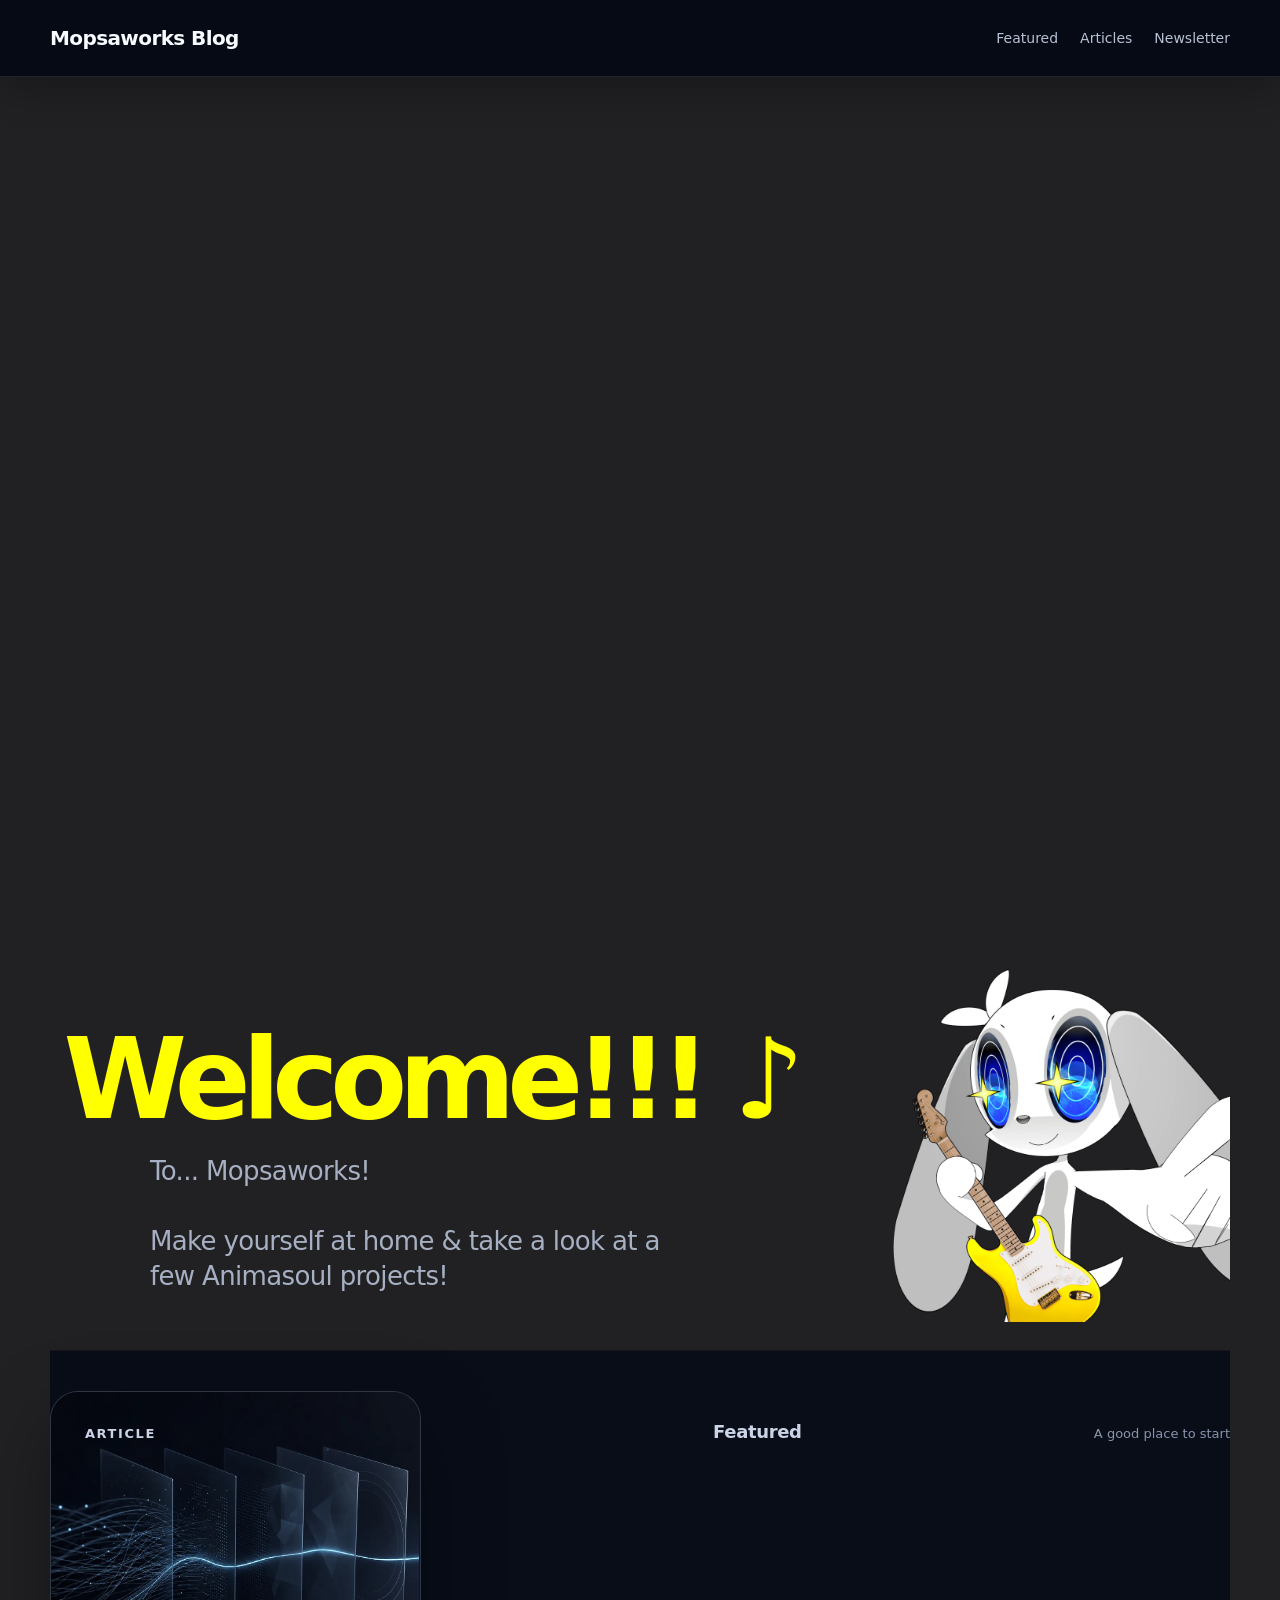
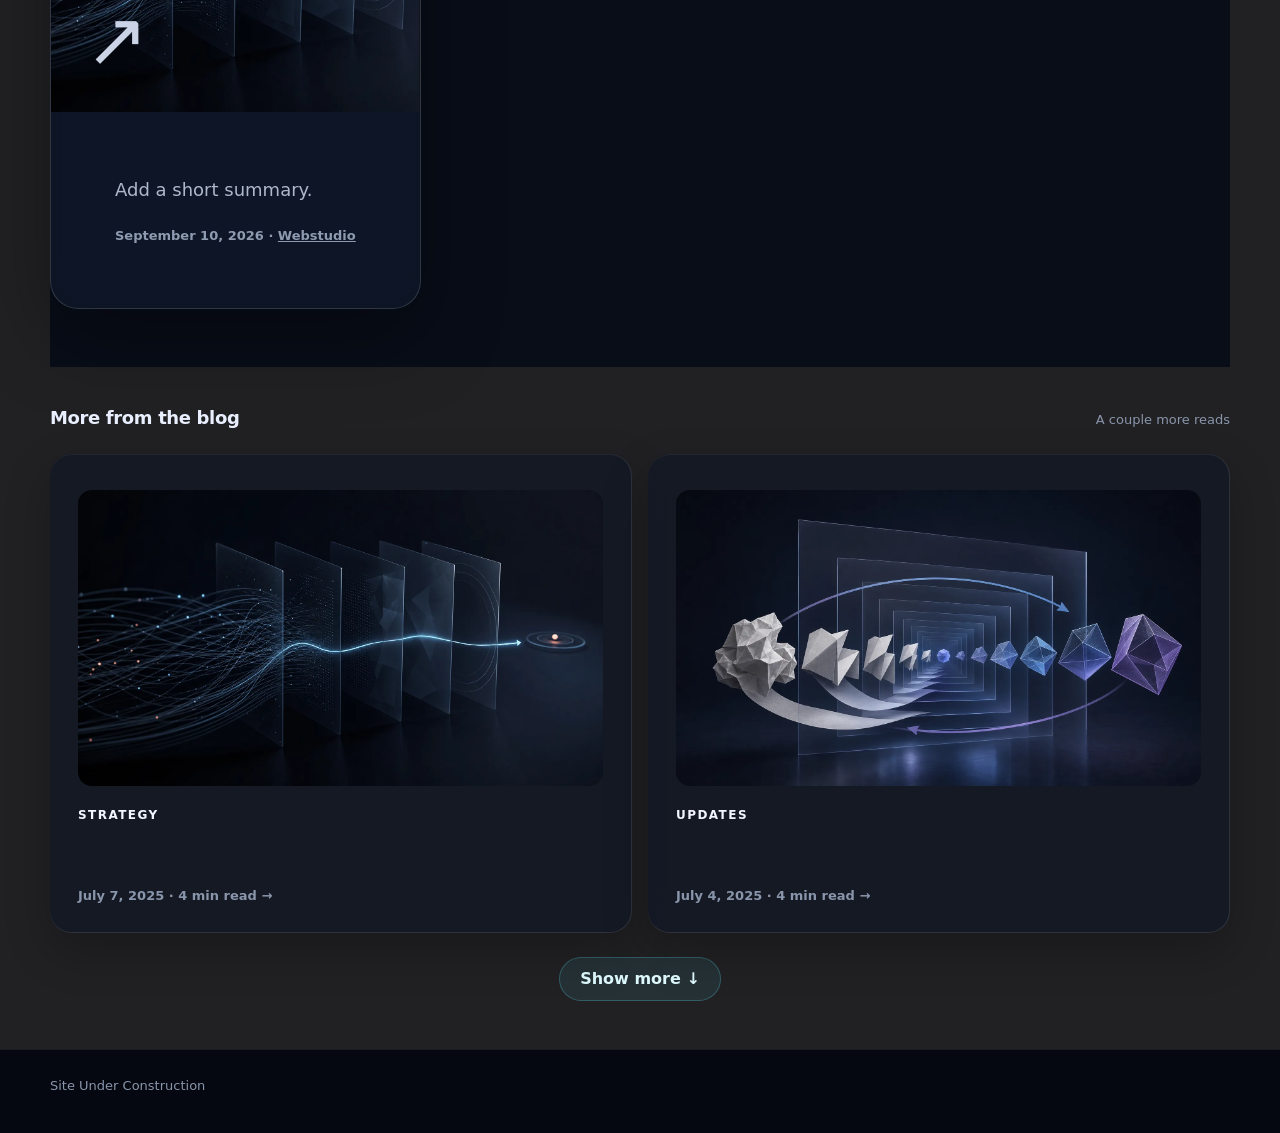
<file: index.html>
<!DOCTYPE html><html lang="en" data-ws-project="6e65f9a7-75ad-4807-bcf0-15dfd5383bef" data-ws-version="122" data-ws-last-published="2026-11-17T20:34:29.580Z"><head><link rel="stylesheet" type="text/css" href="/assets/static/app_generated_index-6937cd5a.D1b9HXP-.css"><meta charSet="UTF-8"/><meta name="viewport" content="width=device-width,initial-scale=1"/><link rel="preload" as="image" imageSrcSet="/assets/designing-with-intent-feature_efgl-2XlBIT3-l6saecjy.webp 384w, /assets/designing-with-intent-feature_efgl-2XlBIT3-l6saecjy.webp 640w, /assets/designing-with-intent-feature_efgl-2XlBIT3-l6saecjy.webp 750w, /assets/designing-with-intent-feature_efgl-2XlBIT3-l6saecjy.webp 828w, /assets/designing-with-intent-feature_efgl-2XlBIT3-l6saecjy.webp 1080w, /assets/designing-with-intent-feature_efgl-2XlBIT3-l6saecjy.webp 1200w, /assets/designing-with-intent-feature_efgl-2XlBIT3-l6saecjy.webp 1920w, /assets/designing-with-intent-feature_efgl-2XlBIT3-l6saecjy.webp 2048w, /assets/designing-with-intent-feature_efgl-2XlBIT3-l6saecjy.webp 3840w" imageSizes="(min-width: 1280px) 50vw, 100vw" referrerPolicy="no-referrer"/><meta property="og:url" content="https://url/"/><meta property="og:title" content="Webstudio Markdown Blog — ideas for the open web"/><meta property="og:type" content="website"/><meta name="description" content="Five concise perspectives on AI-assisted design, visual development, Tailwind workflows, and headless content."/><meta property="og:description" content="Five concise perspectives on AI-assisted design, visual development, Tailwind workflows, and headless content."/><meta property="og:image" content="/assets/webstudio-markdown-blog-social-dark_uhcmJwC9wvfpJYXNzf7Zr.png"/><meta property="twitter:card" content="summary_large_image"/><title>Webstudio Markdown Blog — ideas for the open web</title></head><body class="w-element c1ui1qin c1bxw9w cyp70pp cn0uopf c1oj1tul cnxevi5 cxg1wlc"><script type="application/ld+json">{"@context":"https://schema.org","@type":"Blog","name":"Webstudio Markdown Blog","description":"A few things we have learned while building visual tools, working with AI, and trying not to make the web weird.","url":"https://url/","publisher":{"@type":"Organization","name":"Webstudio","url":"https://webstudio.is"}}</script><div class="w-element c1mjpj9u cn0uopf c1t2874e canv74j c1wpny7b cim5vl1 c170gioe c1ge1zvl cnxevi5 c1o9aei8 c1nzkycn"><header class="w-element c15sxtrc ceaz3vu c1ykapml c1jbcjak"><div class="w-element c1pytlr6 cs1ihnq c1ip4jvn c1uyu1vd cs33bbt c18orv3f cc56l26 ct3jrtc ctp1q5h cqktqjq c1hvtyc c13lfpch c10rhvk8"><a aria-current="page" class="w-element c14j3ucy c1bv9es9 cm3j01 ce1vib8 ct3jrtc ctp1q5h cwfe503 cakzjuj cjyldw7 c15j583e cjlwd14 active" href="/">Mopsaworks Blog</a><nav aria-label="Blog sections" class="w-element ct3jrtc cbz2ums c12m4y2u c10rhvk8 c1yu0w64 c1th4ug3"><a class="w-element cpkvz94 c1bv9es9 cm3j01 ce1vib8 c3ezzk" href="#strategy">Featured</a><a class="w-element cpkvz94 c1bv9es9 cm3j01 ce1vib8 c3ezzk" href="#articles">Articles</a><a class="w-element cpkvz94 c1bv9es9 cm3j01 ce1vib8 c3ezzk" href="#newsletter">Newsletter</a></nav></div></header><main class="w-element cn0uopf cdko3ri c516l3l cd0lapw c1hnbe8c cq8693h"><section class="w-element c1pytlr6 cs1ihnq c1ip4jvn c1uyu1vd cs33bbt c18orv3f c1knez7y chofwdt c1lxhnzn caxx41 c1f2zere c19q0ais c8qeync c1yknstc c15ekr4g c77o80q cyp70pp c949e6f c12ddh24 c164t9xg c813mze cee6rbu"><img class="w-image chjtb16 c1jz8dzd c13pyzfv cmskf0c c134va23 c1mwdj0s cnbocjd c181eauh" alt="" width="1920" height="1920" sizes="100vw" srcSet="/assets/ezgif.com-gif-maker_(3)_6jkbEhV4POxdFxhfLKb4L.gif 16w, /assets/ezgif.com-gif-maker_(3)_6jkbEhV4POxdFxhfLKb4L.gif 32w, /assets/ezgif.com-gif-maker_(3)_6jkbEhV4POxdFxhfLKb4L.gif 48w, /assets/ezgif.com-gif-maker_(3)_6jkbEhV4POxdFxhfLKb4L.gif 64w, /assets/ezgif.com-gif-maker_(3)_6jkbEhV4POxdFxhfLKb4L.gif 96w, /assets/ezgif.com-gif-maker_(3)_6jkbEhV4POxdFxhfLKb4L.gif 128w, /assets/ezgif.com-gif-maker_(3)_6jkbEhV4POxdFxhfLKb4L.gif 256w, /assets/ezgif.com-gif-maker_(3)_6jkbEhV4POxdFxhfLKb4L.gif 384w, /assets/ezgif.com-gif-maker_(3)_6jkbEhV4POxdFxhfLKb4L.gif 640w, /assets/ezgif.com-gif-maker_(3)_6jkbEhV4POxdFxhfLKb4L.gif 750w, /assets/ezgif.com-gif-maker_(3)_6jkbEhV4POxdFxhfLKb4L.gif 828w, /assets/ezgif.com-gif-maker_(3)_6jkbEhV4POxdFxhfLKb4L.gif 1080w, /assets/ezgif.com-gif-maker_(3)_6jkbEhV4POxdFxhfLKb4L.gif 1200w, /assets/ezgif.com-gif-maker_(3)_6jkbEhV4POxdFxhfLKb4L.gif 1920w, /assets/ezgif.com-gif-maker_(3)_6jkbEhV4POxdFxhfLKb4L.gif 2048w, /assets/ezgif.com-gif-maker_(3)_6jkbEhV4POxdFxhfLKb4L.gif 3840w" src="/assets/ezgif.com-gif-maker_(3)_6jkbEhV4POxdFxhfLKb4L.gif" decoding="async" loading="lazy"/><div class="w-element c1f2zere c1hvtyc c13lfpch cwj0k2z"><h1 class="w-element cyijadv c1ao5yi2 cyp0l6v c1fquast c1j6f856 c184qf7t c19wswnz c10tr4pm cq99j93 c1ls0my1 ccjctem cjty192">Welcome!!! ♪</h1><p class="w-element c1aetwet c7vieuq c1bseu58 cmuj0h c128p05w c184qf7t cjty192">To... Mopsaworks!<br/><br/>Make yourself at home &amp; take a look at a few Animasoul projects!</p></div><div class="w-element"></div></section><section id="strategy" class="w-element c1pytlr6 cs1ihnq c1ip4jvn c1uyu1vd cs33bbt c18orv3f c1go1f0f chofwdt c9pdpev caxx41 cn0uopf c1ge1zvl c1vayyo9 c11jmwkj cdh4tuc"><div class="w-element ct3jrtc cqktqjq ckav482 cwbh23c c7hs52y c10rhvk8 c7w22t2 c4u3115 c5xfp9h c9e9vmd"><article class="w-element cpkvz94 c1bv9es9 cm3j01 ce1vib8 c1f2zere ck3tq7e cn0uopf c1t2874e canv74j c1wpny7b cim5vl1 c170gioe c173btkm c77o80q co53r95 c1cqa4c1 c73addn c7oqn3s cb7r353 cty1xta cyp70pp c949e6f cnsa6n1 c1nzkycn"><div class="w-element c1aucah4 ct3jrtc c1beh49k cqktqjq c1f6m2qx cn8yr5g cn0uopf c1t2874e canv74j c1wpny7b cim5vl1 c170gioe c7w6d6 c77o80q cyp70pp c949e6f cp8zj4n c174do72 c1nzkycn"><img referrerPolicy="no-referrer" class="w-image c1ybdhk7 cipivk2 c1vl24h c1kantw2 cm2x0yu c1bxw9w c1mlnv5z cfsk53i" alt="A single luminous path emerging from many possibilities through dark translucent planes." sizes="(min-width: 1280px) 50vw, 100vw" srcSet="/assets/designing-with-intent-feature_efgl-2XlBIT3-l6saecjy.webp 384w, /assets/designing-with-intent-feature_efgl-2XlBIT3-l6saecjy.webp 640w, /assets/designing-with-intent-feature_efgl-2XlBIT3-l6saecjy.webp 750w, /assets/designing-with-intent-feature_efgl-2XlBIT3-l6saecjy.webp 828w, /assets/designing-with-intent-feature_efgl-2XlBIT3-l6saecjy.webp 1080w, /assets/designing-with-intent-feature_efgl-2XlBIT3-l6saecjy.webp 1200w, /assets/designing-with-intent-feature_efgl-2XlBIT3-l6saecjy.webp 1920w, /assets/designing-with-intent-feature_efgl-2XlBIT3-l6saecjy.webp 2048w, /assets/designing-with-intent-feature_efgl-2XlBIT3-l6saecjy.webp 3840w" src="/assets/designing-with-intent-feature_efgl-2XlBIT3-l6saecjy.webp" decoding="async" loading="eager"/><span class="w-element cqnr7i6 c1tzhrqy c1bi291b c1bzpp8h c77o80q ccxityu">Article</span><span aria-hidden="true" class="w-element c1s2vmd5 cqanzdg c77o80q ccxityu">↗</span></div><div class="w-element c1f2zere c182f9z4 c1hvtyc c13lfpch ch8j87w cioatfv c1olbg8w cdh4tuc c1d9rgd"><p class="w-element c1iqfvjf ci0v0cy csx8ith cp7603t cjty192">Add a short summary.</p><p class="w-element cqnr7i6 c1dprk4g cymzfkd cjty192"><time dateTime="2026-09-10" class="w-time">September 10, 2026</time><span class="w-element"> · </span><a class="w-element cpkvz94 c77o80q ccxityu" href="/authors/alex-morgan">Webstudio</a></p></div></article><h2 class="w-element ci0v0cy c1icc0yp cjty192">Featured</h2><span class="w-element cqnr7i6 c1lm50ur">A good place to start</span></div></section><section id="articles" class="w-element c1pytlr6 cs1ihnq c1ip4jvn c1uyu1vd cs33bbt c18orv3f c1go1f0f chofwdt c5np9wm caxx41 c11jmwkj c164t9xg"><div class="w-element ct3jrtc cqktqjq ckav482 cwbh23c c7hs52y c10rhvk8 c7w22t2 c4u3115 c5xfp9h c9e9vmd"><h2 class="w-element ci0v0cy c1icc0yp c1u6zi1m cjty192">More from the blog</h2><span class="w-element cqnr7i6 c1lm50ur">A couple more reads</span></div><div class="w-element c1f2zere c41226g c1yib45 c15ebw6t c1ayfusp c1xdz4pt c1mwxtut"><a class="w-element c1aucah4 cnxevi5 c1bv9es9 cm3j01 ce1vib8 cq4dly5 c1jr4tvf co94vuf cys3eja ct3jrtc c1beh49k cbz2ums c12m4y2u cn0uopf c133eplq c8xusqh ck0y5n3 ceicbim c1e7wzaq co2757o c1p04rql ceo39xr cs8802i c1oia3z7 c1vsgrn4 cenphka c1o1g2h6 czfjmv0 c1g5ruer c1g49dsl ch5cti1 c1e364dz c1d3u3e5 cflf3zv c1vv2ay1 c1iozld8 c1afkz1m cbikdh8 c1olbg8w cdh4tuc c1d9rgd" href="/posts/designing-with-intent"><img referrerPolicy="no-referrer" class="w-image cv3li6y c1bxw9w c1jtnpg5 cfsk53i c1du2wym c19b8pop c12ap5h3 c14baa8w" alt="A single luminous path emerging from many possibilities through dark translucent planes." sizes="(min-width: 1280px) 50vw, 100vw" srcSet="/assets/designing-with-intent-feature_efgl-2XlBIT3-l6saecjy.webp 384w, /assets/designing-with-intent-feature_efgl-2XlBIT3-l6saecjy.webp 640w, /assets/designing-with-intent-feature_efgl-2XlBIT3-l6saecjy.webp 750w, /assets/designing-with-intent-feature_efgl-2XlBIT3-l6saecjy.webp 828w, /assets/designing-with-intent-feature_efgl-2XlBIT3-l6saecjy.webp 1080w, /assets/designing-with-intent-feature_efgl-2XlBIT3-l6saecjy.webp 1200w, /assets/designing-with-intent-feature_efgl-2XlBIT3-l6saecjy.webp 1920w, /assets/designing-with-intent-feature_efgl-2XlBIT3-l6saecjy.webp 2048w, /assets/designing-with-intent-feature_efgl-2XlBIT3-l6saecjy.webp 3840w" src="/assets/designing-with-intent-feature_efgl-2XlBIT3-l6saecjy.webp" decoding="async" loading="lazy"/><span class="w-element c13r01fb c1tzhrqy c1bi291b c1bzpp8h">Strategy</span><h3 class="w-element c6m6lqa c1tffvzf c4tvqln cjty192"></h3><p class="w-element c1ytsz9p c10aiyce cp7603t cjty192"></p><span class="w-element c159jjt7 cqnr7i6 c1dprk4g c1lm50ur"><time dateTime="2025-07-07" class="w-time">July 7, 2025</time><span class="w-element"> · <!-- -->4 min read<!-- --> →</span></span></a><a class="w-element c1aucah4 cnxevi5 c1bv9es9 cm3j01 ce1vib8 cq4dly5 c1jr4tvf co94vuf cys3eja ct3jrtc c1beh49k cbz2ums c12m4y2u cn0uopf c133eplq c8xusqh ck0y5n3 ceicbim c1e7wzaq co2757o c1p04rql ceo39xr cs8802i c1oia3z7 c1vsgrn4 cenphka c1o1g2h6 czfjmv0 c1g5ruer c1g49dsl ch5cti1 c1e364dz c1d3u3e5 cflf3zv c1vv2ay1 c1iozld8 c1afkz1m cbikdh8 c1olbg8w cdh4tuc c1d9rgd" href="/posts/inception-and-creative-ai"><img referrerPolicy="no-referrer" class="w-image cv3li6y c1bxw9w c1jtnpg5 cfsk53i c1du2wym c19b8pop c12ap5h3 c14baa8w" alt="Nested translucent frames and evolving geometric forms illustrate an iterative creative workflow." sizes="(min-width: 1280px) 50vw, 100vw" srcSet="/assets/inception-and-creative-ai-feature_cRTg9Q9UXcW1YxgFUuNA-.webp 384w, /assets/inception-and-creative-ai-feature_cRTg9Q9UXcW1YxgFUuNA-.webp 640w, /assets/inception-and-creative-ai-feature_cRTg9Q9UXcW1YxgFUuNA-.webp 750w, /assets/inception-and-creative-ai-feature_cRTg9Q9UXcW1YxgFUuNA-.webp 828w, /assets/inception-and-creative-ai-feature_cRTg9Q9UXcW1YxgFUuNA-.webp 1080w, /assets/inception-and-creative-ai-feature_cRTg9Q9UXcW1YxgFUuNA-.webp 1200w, /assets/inception-and-creative-ai-feature_cRTg9Q9UXcW1YxgFUuNA-.webp 1920w, /assets/inception-and-creative-ai-feature_cRTg9Q9UXcW1YxgFUuNA-.webp 2048w, /assets/inception-and-creative-ai-feature_cRTg9Q9UXcW1YxgFUuNA-.webp 3840w" src="/assets/inception-and-creative-ai-feature_cRTg9Q9UXcW1YxgFUuNA-.webp" decoding="async" loading="lazy"/><span class="w-element c13r01fb c1tzhrqy c1bi291b c1bzpp8h">Updates</span><h3 class="w-element c6m6lqa c1tffvzf c4tvqln cjty192"></h3><p class="w-element c1ytsz9p c10aiyce cp7603t cjty192"></p><span class="w-element c159jjt7 cqnr7i6 c1dprk4g c1lm50ur"><time dateTime="2025-07-04" class="w-time">July 4, 2025</time><span class="w-element"> · <!-- -->4 min read<!-- --> →</span></span></a><a class="w-element c1w1ge8k ctp1q5h cypzc8q c1o8cspz cdo35pu c3tfb4k ctmx21o ce89nyx cawsi0b c1tzhrqy c1bv9es9 cm3j01 ce1vib8 crous5y c1lw8lit c184qf7t c1vm91fv ctfz93f csl96xo c82xc54 cf9fjq2 cfk8sba c1rvcy54 c3ezzk clhvi3" href="?page=2">Show more ↓</a></div></section></main><footer class="w-element cn0uopf c1t2874e canv74j c1wpny7b cim5vl1 c170gioe cn6fx7h c1lm50ur c1sag1je c1nzkycn"><div class="w-element c1pytlr6 cs1ihnq c1ip4jvn c1uyu1vd cs33bbt c18orv3f c9ehes1 chofwdt c1849kz8 caxx41 ct3jrtc cqktqjq cir4ad9 c13rz564 c10rhvk8 cqnr7i6 c1lm50ur"><span class="w-element">Site Under Construction<br/></span></div></footer></div><script id="vike_pageContext" type="application/json">{"pageId":"\/pages\/index","routeParams":{},"data":{"url":"https:\/\/url\/","system":{"params":{},"search":{},"origin":"https:\/\/url","pathname":"\/"},"resources":{"posts_1":{"ok":true,"status":200,"statusText":"","data":{"4vbikcylToCGjaUVR0CbR":{"properties":{"category":"Strategy","excerpt":"Move beyond pixel instructions and preserve the reasoning that keeps interfaces coherent as they evolve.","featureImage":{"id":"tRqS-JZkpFWYnGX-OTSe0","projectId":"6e65f9a7-75ad-4807-bcf0-15dfd5383bef","size":67924,"name":"designing-with-intent-feature.webp","filename":"designing-with-intent-feature","description":"A single luminous path emerging from many possibilities through dark translucent planes.","folderId":"2OPAXIiftsvypJUB3cFzB","createdAt":"2026-08-03T11:40:39.986+00:00","updatedAt":"2026-08-03T11:40:39.986+00:00","format":"webp","meta":{"width":1672,"height":941},"type":"image","width":1672,"height":941,"mimeType":"image\/webp","src":"\/assets\/designing-with-intent-feature_efgl-2XlBIT3-l6saecjy.webp"},"publishedAt":"2025-07-07","readTime":"4 min read","slug":"designing-with-intent","title":"Designing with intent in an AI-driven world!"}},"6hT6IClBBa7GKEAoHyOiT":{"properties":{"category":"Updates","excerpt":"Explore a code-first design loop where AI generates directions and people bring context, judgment, and taste.","featureImage":{"id":"LvMvBItB7cpc6PbuVnemV","projectId":"6e65f9a7-75ad-4807-bcf0-15dfd5383bef","size":59138,"name":"inception-and-creative-ai-feature.webp","filename":"inception-and-creative-ai-feature","description":"Nested translucent frames and evolving geometric forms illustrate an iterative creative workflow.","folderId":"2OPAXIiftsvypJUB3cFzB","createdAt":"2026-08-03T11:40:40.053+00:00","updatedAt":"2026-08-03T11:40:40.053+00:00","format":"webp","meta":{"width":1672,"height":941},"type":"image","width":1672,"height":941,"mimeType":"image\/webp","src":"\/assets\/inception-and-creative-ai-feature_cRTg9Q9UXcW1YxgFUuNA-.webp"},"publishedAt":"2025-07-04","readTime":"4 min read","slug":"inception-and-creative-ai","title":"Inception and the creative AI workflow"}}},"meta":{"totalCount":6,"hasMore":true}},"featuredPost_1":{"ok":true,"status":200,"statusText":"","data":{"id":"vgFWK09LqpHUhCSsHzrnH","properties":{"title":"Untitled post","slug":"new-post","category":"Article","excerpt":"Add a short summary.","publishedAt":"2026-09-10","author":{"name":"Alex Morgan","slug":"alex-morgan"},"readTime":"4 min read","featureImage":{"id":"tRqS-JZkpFWYnGX-OTSe0","projectId":"6e65f9a7-75ad-4807-bcf0-15dfd5383bef","size":67924,"name":"designing-with-intent-feature.webp","filename":"designing-with-intent-feature","description":"A single luminous path emerging from many possibilities through dark translucent planes.","folderId":"2OPAXIiftsvypJUB3cFzB","createdAt":"2026-08-03T11:40:39.986+00:00","updatedAt":"2026-08-03T11:40:39.986+00:00","format":"webp","meta":{"width":1672,"height":941},"type":"image","width":1672,"height":941,"mimeType":"image\/webp","src":"\/assets\/designing-with-intent-feature_efgl-2XlBIT3-l6saecjy.webp"}}},"meta":{"totalCount":6}}},"pageMeta":{"title":"Webstudio Markdown Blog — ideas for the open web","description":"Five concise perspectives on AI-assisted design, visual development, Tailwind workflows, and headless content.","excludePageFromSearch":false,"language":"en","socialImageAssetName":"webstudio-markdown-blog-social-dark_uhcmJwC9wvfpJYXNzf7Zr.png","socialImageUrl":"!undefined","status":"!undefined","redirect":"!undefined","content":"!undefined","custom":[]}}}</script><script id="vike_globalContext" type="application/json">{}</script><script src="/assets/entries/entry-server-routing.Z7S6BmoQ.js" type="module" async></script><link rel="modulepreload" href="/assets/entries/pages_index.HodaJGFz.js" as="script" type="text/javascript"><link rel="modulepreload" href="/assets/chunks/chunk-PdMnuwsR.js" as="script" type="text/javascript"></body></html>
</file>
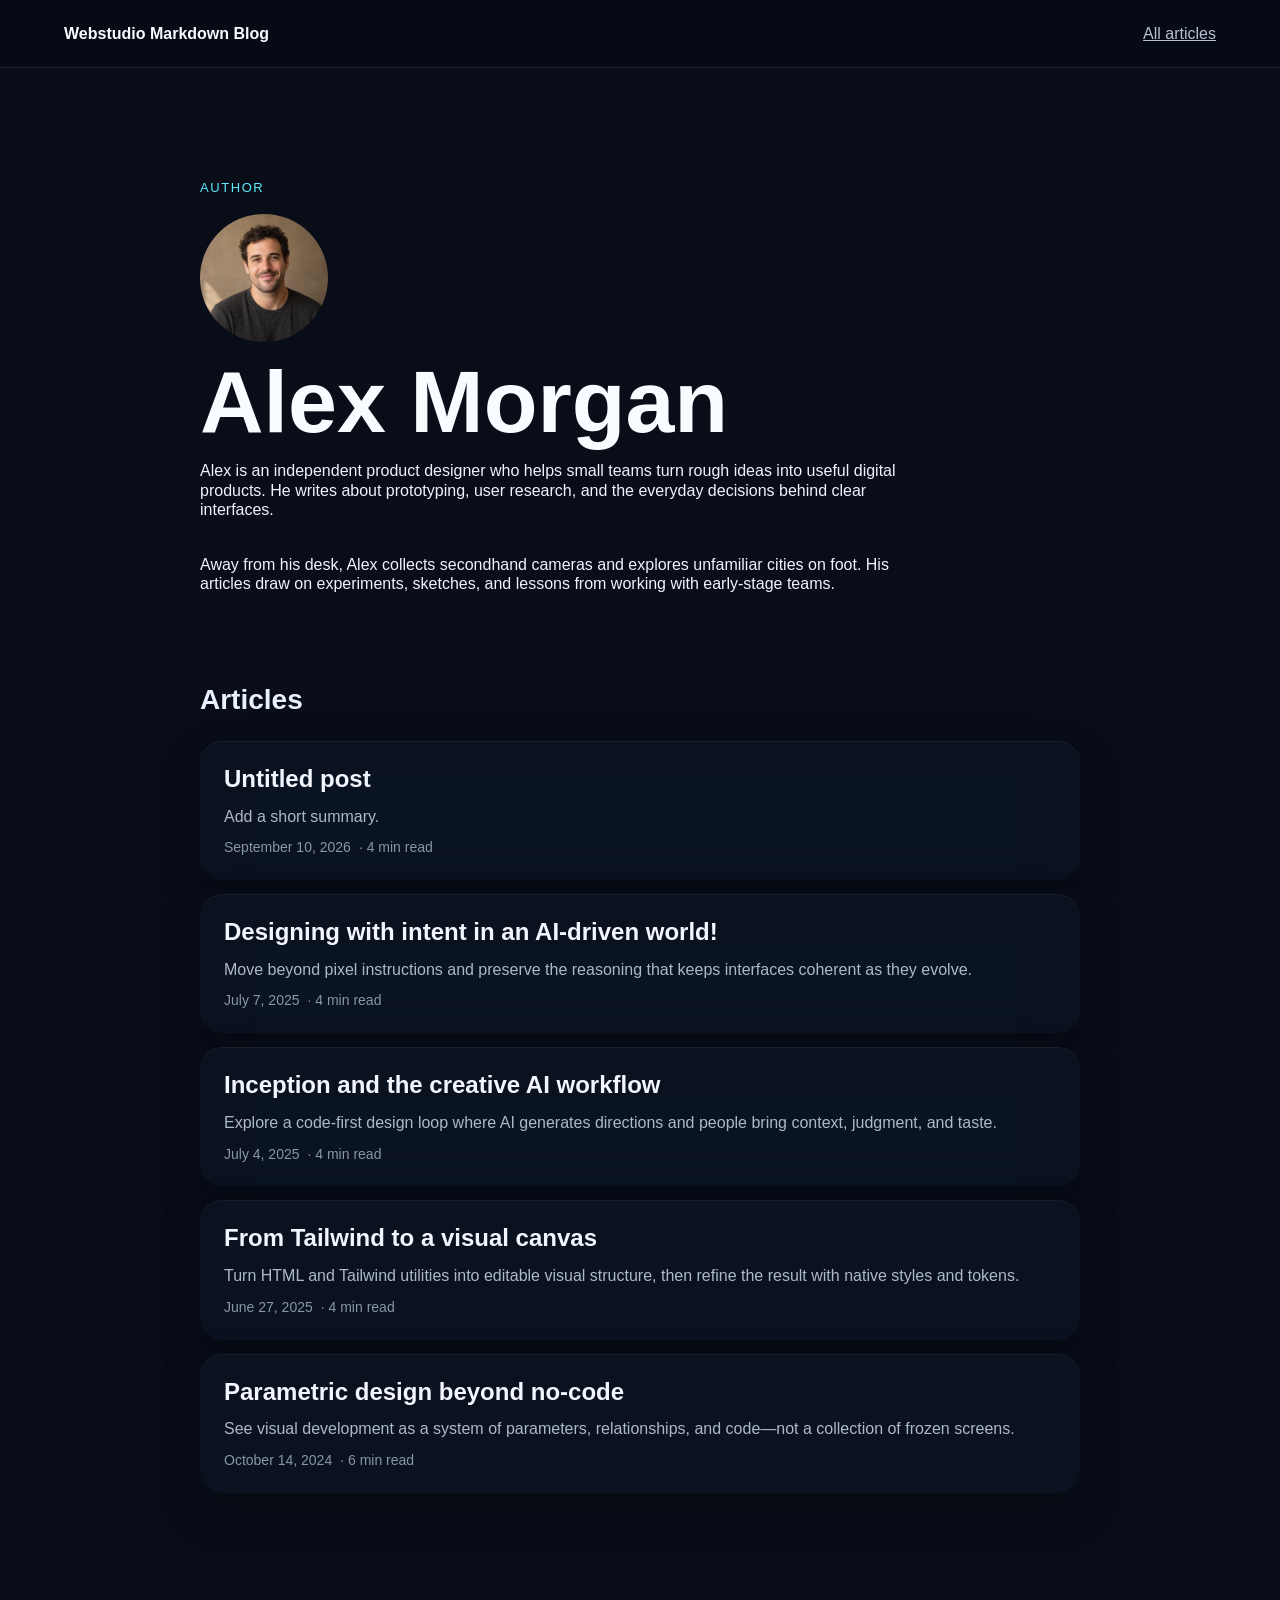
<file: authors/alex-morgan/index.html>
<!DOCTYPE html><html lang="en" data-ws-project="6e65f9a7-75ad-4807-bcf0-15dfd5383bef" data-ws-version="122" data-ws-last-published="2026-11-17T20:34:29.580Z"><head><link rel="stylesheet" type="text/css" href="/assets/static/app_generated_index-6937cd5a.D1b9HXP-.css"><meta charSet="UTF-8"/><meta name="viewport" content="width=device-width,initial-scale=1"/><meta property="og:url" content="https://url/authors/alex-morgan"/><meta property="og:title" content="Alex Morgan — Webstudio Markdown Blog"/><meta property="og:type" content="website"/><meta name="robots" content="noindex, nofollow"/><meta name="description" content="Read articles by Alex Morgan on Webstudio Markdown Blog."/><meta property="og:description" content="Read articles by Alex Morgan on Webstudio Markdown Blog."/><meta property="og:image" content="/assets/webstudio-markdown-blog-social-dark_uhcmJwC9wvfpJYXNzf7Zr.png"/><meta property="twitter:card" content="summary_large_image"/><title>Alex Morgan — Webstudio Markdown Blog</title></head><body class="w-element cn0uopf c1oj1tul c1kz4elo c1ge1zvl"><script type="application/ld+json">{"@context":"https://schema.org","@type":"Person","name":"Alex Morgan","url":"https://url/authors/alex-morgan"}</script><div class="w-element c1mjpj9u cn0uopf c1t2874e canv74j c1wpny7b cim5vl1 c170gioe c1iskxtz c1kz4elo cujhned c1nzkycn"><header class="w-element c1e39kwy c1kzdvxd c1ez0ti c1l54nrt ct3jrtc cqktqjq c1hvtyc c13lfpch czg45jv ceaz3vu c1qxa9ss"><a class="w-element c14j3ucy c1tzhrqy c1bv9es9 cm3j01 ce1vib8 c3ezzk" href="/">Webstudio Markdown Blog</a><a class="w-element c1th4ug3 c3ezzk" href="/">All articles</a></header><main class="w-element cgsp5wt c1uyu1vd cs33bbt c18orv3f c16anqit chofwdt c1ubia1m caxx41 c1f2zere c1d9zlg7 czz40qx"><header class="w-element c1f2zere cir4ad9 c13rz564 cx8m2k7"><p class="w-element c1bi291b c1bzpp8h cqnr7i6 cjrght1 cjty192">Author</p><img class="w-image c1ddpc8b cycpgsd cfsk53i chq9jsb c10mdvwk czgf427 cr3xhb7" alt="Portrait of fictional author Alex Morgan" width="128" height="128" sizes="100vw" srcSet="/assets/alex-morgan-profile_atnydelNO5EAFA5xCek0-.png 16w, /assets/alex-morgan-profile_atnydelNO5EAFA5xCek0-.png 32w, /assets/alex-morgan-profile_atnydelNO5EAFA5xCek0-.png 48w, /assets/alex-morgan-profile_atnydelNO5EAFA5xCek0-.png 64w, /assets/alex-morgan-profile_atnydelNO5EAFA5xCek0-.png 96w, /assets/alex-morgan-profile_atnydelNO5EAFA5xCek0-.png 128w, /assets/alex-morgan-profile_atnydelNO5EAFA5xCek0-.png 256w" src="/assets/alex-morgan-profile_atnydelNO5EAFA5xCek0-.png" decoding="async" loading="lazy"/><h1 class="w-element c1di593r cg40rh c14j3ucy cjty192">Alex Morgan</h1><p class="w-element c1ip4jvn c1apiyhy cvjopk c1bie12y">Alex is an independent product designer who helps small teams turn rough ideas into useful digital products. He writes about prototyping, user research, and the everyday decisions behind clear interfaces.</p><p class="w-element c1ip4jvn c1apiyhy cvjopk c1bie12y">Away from his desk, Alex collects secondhand cameras and explores unfamiliar cities on foot. His articles draw on experiments, sketches, and lessons from working with early-stage teams.</p></header><section class="w-element c1f2zere c1hvtyc c13lfpch c12zuba6 ck52p1j"><h2 class="w-element c87poi4 c1u6zi1m cjty192">Articles</h2><div class="w-element c1f2zere c1kns2ug c1b099mr"><a class="w-element c1f2zere cwfe503 cakzjuj cnxevi5 c1bv9es9 cm3j01 ce1vib8 c207d4k cn9xrve c1u31907 ceo39xr c1vsgrn4 cenphka c1o1g2h6 czfjmv0 cs8802i c1oia3z7 c1sgtijx ch0s0sp c1e364dz c1d3u3e5 cflf3zv c1vv2ay1 c1iozld8" href="/posts/new-post"><h3 class="w-element c16mzmds cjty192">Untitled post</h3><p class="w-element crwqr1c cp7603t cjty192">Add a short summary.</p><span class="w-element ct3jrtc csnx7ll c1lrsrq4 c7hs52y c1yu0w64 c1lm50ur"><time dateTime="2026-09-10" class="w-time">September 10, 2026</time><span class="w-element">· <!-- -->4 min read</span></span></a><a class="w-element c1f2zere cwfe503 cakzjuj cnxevi5 c1bv9es9 cm3j01 ce1vib8 c207d4k cn9xrve c1u31907 ceo39xr c1vsgrn4 cenphka c1o1g2h6 czfjmv0 cs8802i c1oia3z7 c1sgtijx ch0s0sp c1e364dz c1d3u3e5 cflf3zv c1vv2ay1 c1iozld8" href="/posts/designing-with-intent"><h3 class="w-element c16mzmds cjty192">Designing with intent in an AI-driven world!</h3><p class="w-element crwqr1c cp7603t cjty192">Move beyond pixel instructions and preserve the reasoning that keeps interfaces coherent as they evolve.</p><span class="w-element ct3jrtc csnx7ll c1lrsrq4 c7hs52y c1yu0w64 c1lm50ur"><time dateTime="2025-07-07" class="w-time">July 7, 2025</time><span class="w-element">· <!-- -->4 min read</span></span></a><a class="w-element c1f2zere cwfe503 cakzjuj cnxevi5 c1bv9es9 cm3j01 ce1vib8 c207d4k cn9xrve c1u31907 ceo39xr c1vsgrn4 cenphka c1o1g2h6 czfjmv0 cs8802i c1oia3z7 c1sgtijx ch0s0sp c1e364dz c1d3u3e5 cflf3zv c1vv2ay1 c1iozld8" href="/posts/inception-and-creative-ai"><h3 class="w-element c16mzmds cjty192">Inception and the creative AI workflow</h3><p class="w-element crwqr1c cp7603t cjty192">Explore a code-first design loop where AI generates directions and people bring context, judgment, and taste.</p><span class="w-element ct3jrtc csnx7ll c1lrsrq4 c7hs52y c1yu0w64 c1lm50ur"><time dateTime="2025-07-04" class="w-time">July 4, 2025</time><span class="w-element">· <!-- -->4 min read</span></span></a><a class="w-element c1f2zere cwfe503 cakzjuj cnxevi5 c1bv9es9 cm3j01 ce1vib8 c207d4k cn9xrve c1u31907 ceo39xr c1vsgrn4 cenphka c1o1g2h6 czfjmv0 cs8802i c1oia3z7 c1sgtijx ch0s0sp c1e364dz c1d3u3e5 cflf3zv c1vv2ay1 c1iozld8" href="/posts/tailwind-to-visual-canvas"><h3 class="w-element c16mzmds cjty192">From Tailwind to a visual canvas</h3><p class="w-element crwqr1c cp7603t cjty192">Turn HTML and Tailwind utilities into editable visual structure, then refine the result with native styles and tokens.</p><span class="w-element ct3jrtc csnx7ll c1lrsrq4 c7hs52y c1yu0w64 c1lm50ur"><time dateTime="2025-06-27" class="w-time">June 27, 2025</time><span class="w-element">· <!-- -->4 min read</span></span></a><a class="w-element c1f2zere cwfe503 cakzjuj cnxevi5 c1bv9es9 cm3j01 ce1vib8 c207d4k cn9xrve c1u31907 ceo39xr c1vsgrn4 cenphka c1o1g2h6 czfjmv0 cs8802i c1oia3z7 c1sgtijx ch0s0sp c1e364dz c1d3u3e5 cflf3zv c1vv2ay1 c1iozld8" href="/posts/parametric-design-beyond-no-code"><h3 class="w-element c16mzmds cjty192">Parametric design beyond no-code</h3><p class="w-element crwqr1c cp7603t cjty192">See visual development as a system of parameters, relationships, and code—not a collection of frozen screens.</p><span class="w-element ct3jrtc csnx7ll c1lrsrq4 c7hs52y c1yu0w64 c1lm50ur"><time dateTime="2024-10-14" class="w-time">October 14, 2024</time><span class="w-element">· <!-- -->6 min read</span></span></a></div></section></main></div><script id="vike_pageContext" type="application/json">{"pageId":"\/pages\/authors\/@slug","routeParams":{"slug":"alex-morgan"},"data":{"url":"https:\/\/url\/authors\/alex-morgan","system":{"params":{"slug":"alex-morgan"},"search":{},"origin":"https:\/\/url","pathname":"\/authors\/alex-morgan"},"resources":{"author_1":{"ok":true,"status":200,"statusText":"","data":{"id":"m6akdobpR9ekuni3AiQ3z","properties":{"name":"Alex Morgan","slug":"alex-morgan"},"content":{"encoding":"utf-8","text":"\nAlex is an independent product designer who helps small teams turn rough ideas into useful digital products. He writes about prototyping, user research, and the everyday decisions behind clear interfaces.\n\nAway from his desk, Alex collects secondhand cameras and explores unfamiliar cities on foot. His articles draw on experiments, sketches, and lessons from working with early-stage teams.\n"}},"meta":{"totalCount":1}},"authorPosts_1":{"ok":true,"status":200,"statusText":"","data":{"vgFWK09LqpHUhCSsHzrnH":{"properties":{"title":"Untitled post","slug":"new-post","excerpt":"Add a short summary.","publishedAt":"2026-09-10","readTime":"4 min read"}},"4vbikcylToCGjaUVR0CbR":{"properties":{"excerpt":"Move beyond pixel instructions and preserve the reasoning that keeps interfaces coherent as they evolve.","publishedAt":"2025-07-07","readTime":"4 min read","slug":"designing-with-intent","title":"Designing with intent in an AI-driven world!"}},"6hT6IClBBa7GKEAoHyOiT":{"properties":{"title":"Inception and the creative AI workflow","slug":"inception-and-creative-ai","publishedAt":"2025-07-04","readTime":"4 min read","excerpt":"Explore a code-first design loop where AI generates directions and people bring context, judgment, and taste."}},"EssHpTXGmj7ZMQXYOnMlQ":{"properties":{"title":"From Tailwind to a visual canvas","slug":"tailwind-to-visual-canvas","publishedAt":"2025-06-27","readTime":"4 min read","excerpt":"Turn HTML and Tailwind utilities into editable visual structure, then refine the result with native styles and tokens."}},"DYCxu1t-nvkQQt6v-2pbr":{"properties":{"title":"Parametric design beyond no-code","slug":"parametric-design-beyond-no-code","publishedAt":"2024-10-14","readTime":"6 min read","excerpt":"See visual development as a system of parameters, relationships, and code—not a collection of frozen screens."}}},"meta":{"totalCount":5,"hasMore":false}}},"pageMeta":{"title":"Alex Morgan — Webstudio Markdown Blog","description":"Read articles by Alex Morgan on Webstudio Markdown Blog.","excludePageFromSearch":true,"language":"en","socialImageAssetName":"webstudio-markdown-blog-social-dark_uhcmJwC9wvfpJYXNzf7Zr.png","socialImageUrl":"!undefined","status":200,"redirect":"!undefined","content":"!undefined","custom":[]}}}</script><script id="vike_globalContext" type="application/json">{}</script><script src="/assets/entries/entry-server-routing.Z7S6BmoQ.js" type="module" async></script><link rel="modulepreload" href="/assets/entries/pages_authors_-slug.CJypTrIq.js" as="script" type="text/javascript"><link rel="modulepreload" href="/assets/chunks/chunk-PdMnuwsR.js" as="script" type="text/javascript"></body></html>
</file>
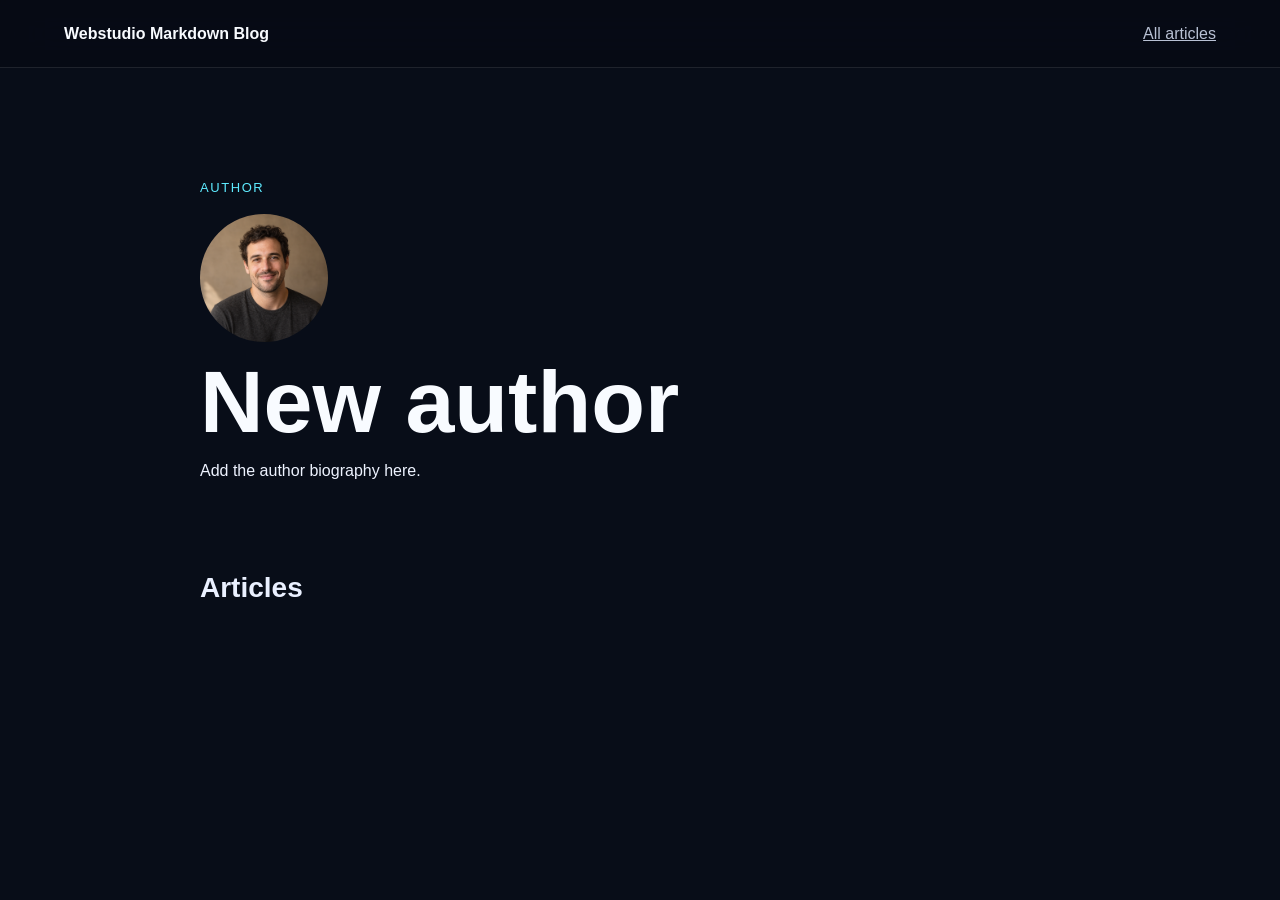
<file: authors/new-author/index.html>
<!DOCTYPE html><html lang="en" data-ws-project="6e65f9a7-75ad-4807-bcf0-15dfd5383bef" data-ws-version="122" data-ws-last-published="2026-11-17T20:34:29.580Z"><head><link rel="stylesheet" type="text/css" href="/assets/static/app_generated_index-6937cd5a.D1b9HXP-.css"><meta charSet="UTF-8"/><meta name="viewport" content="width=device-width,initial-scale=1"/><meta property="og:url" content="https://url/authors/new-author"/><meta property="og:title" content="New author — Webstudio Markdown Blog"/><meta property="og:type" content="website"/><meta name="robots" content="noindex, nofollow"/><meta name="description" content="Read articles by New author on Webstudio Markdown Blog."/><meta property="og:description" content="Read articles by New author on Webstudio Markdown Blog."/><meta property="og:image" content="/assets/webstudio-markdown-blog-social-dark_uhcmJwC9wvfpJYXNzf7Zr.png"/><meta property="twitter:card" content="summary_large_image"/><title>New author — Webstudio Markdown Blog</title></head><body class="w-element cn0uopf c1oj1tul c1kz4elo c1ge1zvl"><script type="application/ld+json">{"@context":"https://schema.org","@type":"Person","name":"New author","url":"https://url/authors/new-author"}</script><div class="w-element c1mjpj9u cn0uopf c1t2874e canv74j c1wpny7b cim5vl1 c170gioe c1iskxtz c1kz4elo cujhned c1nzkycn"><header class="w-element c1e39kwy c1kzdvxd c1ez0ti c1l54nrt ct3jrtc cqktqjq c1hvtyc c13lfpch czg45jv ceaz3vu c1qxa9ss"><a class="w-element c14j3ucy c1tzhrqy c1bv9es9 cm3j01 ce1vib8 c3ezzk" href="/">Webstudio Markdown Blog</a><a class="w-element c1th4ug3 c3ezzk" href="/">All articles</a></header><main class="w-element cgsp5wt c1uyu1vd cs33bbt c18orv3f c16anqit chofwdt c1ubia1m caxx41 c1f2zere c1d9zlg7 czz40qx"><header class="w-element c1f2zere cir4ad9 c13rz564 cx8m2k7"><p class="w-element c1bi291b c1bzpp8h cqnr7i6 cjrght1 cjty192">Author</p><img class="w-image c1ddpc8b cycpgsd cfsk53i chq9jsb c10mdvwk czgf427 cr3xhb7" alt="Portrait of fictional author Alex Morgan" width="128" height="128" sizes="100vw" srcSet="/assets/alex-morgan-profile_atnydelNO5EAFA5xCek0-.png 16w, /assets/alex-morgan-profile_atnydelNO5EAFA5xCek0-.png 32w, /assets/alex-morgan-profile_atnydelNO5EAFA5xCek0-.png 48w, /assets/alex-morgan-profile_atnydelNO5EAFA5xCek0-.png 64w, /assets/alex-morgan-profile_atnydelNO5EAFA5xCek0-.png 96w, /assets/alex-morgan-profile_atnydelNO5EAFA5xCek0-.png 128w, /assets/alex-morgan-profile_atnydelNO5EAFA5xCek0-.png 256w" src="/assets/alex-morgan-profile_atnydelNO5EAFA5xCek0-.png" decoding="async" loading="lazy"/><h1 class="w-element c1di593r cg40rh c14j3ucy cjty192">New author</h1><p class="w-element c1ip4jvn c1apiyhy cvjopk c1bie12y">Add the author biography here.</p></header><section class="w-element c1f2zere c1hvtyc c13lfpch c12zuba6 ck52p1j"><h2 class="w-element c87poi4 c1u6zi1m cjty192">Articles</h2><div class="w-element c1f2zere c1kns2ug c1b099mr"></div></section></main></div><script id="vike_pageContext" type="application/json">{"pageId":"\/pages\/authors\/@slug","routeParams":{"slug":"new-author"},"data":{"url":"https:\/\/url\/authors\/new-author","system":{"params":{"slug":"new-author"},"search":{},"origin":"https:\/\/url","pathname":"\/authors\/new-author"},"resources":{"author_1":{"ok":true,"status":200,"statusText":"","data":{"id":"3si2_SRThR7N8NeAK8H80","properties":{"name":"New author","slug":"new-author"},"content":{"encoding":"utf-8","text":"\nAdd the author biography here.\n"}},"meta":{"totalCount":1}},"authorPosts_1":{"ok":true,"status":200,"statusText":"","data":{},"meta":{"totalCount":0,"hasMore":false}}},"pageMeta":{"title":"New author — Webstudio Markdown Blog","description":"Read articles by New author on Webstudio Markdown Blog.","excludePageFromSearch":true,"language":"en","socialImageAssetName":"webstudio-markdown-blog-social-dark_uhcmJwC9wvfpJYXNzf7Zr.png","socialImageUrl":"!undefined","status":200,"redirect":"!undefined","content":"!undefined","custom":[]}}}</script><script id="vike_globalContext" type="application/json">{}</script><script src="/assets/entries/entry-server-routing.Z7S6BmoQ.js" type="module" async></script><link rel="modulepreload" href="/assets/entries/pages_authors_-slug.CJypTrIq.js" as="script" type="text/javascript"><link rel="modulepreload" href="/assets/chunks/chunk-PdMnuwsR.js" as="script" type="text/javascript"></body></html>
</file>
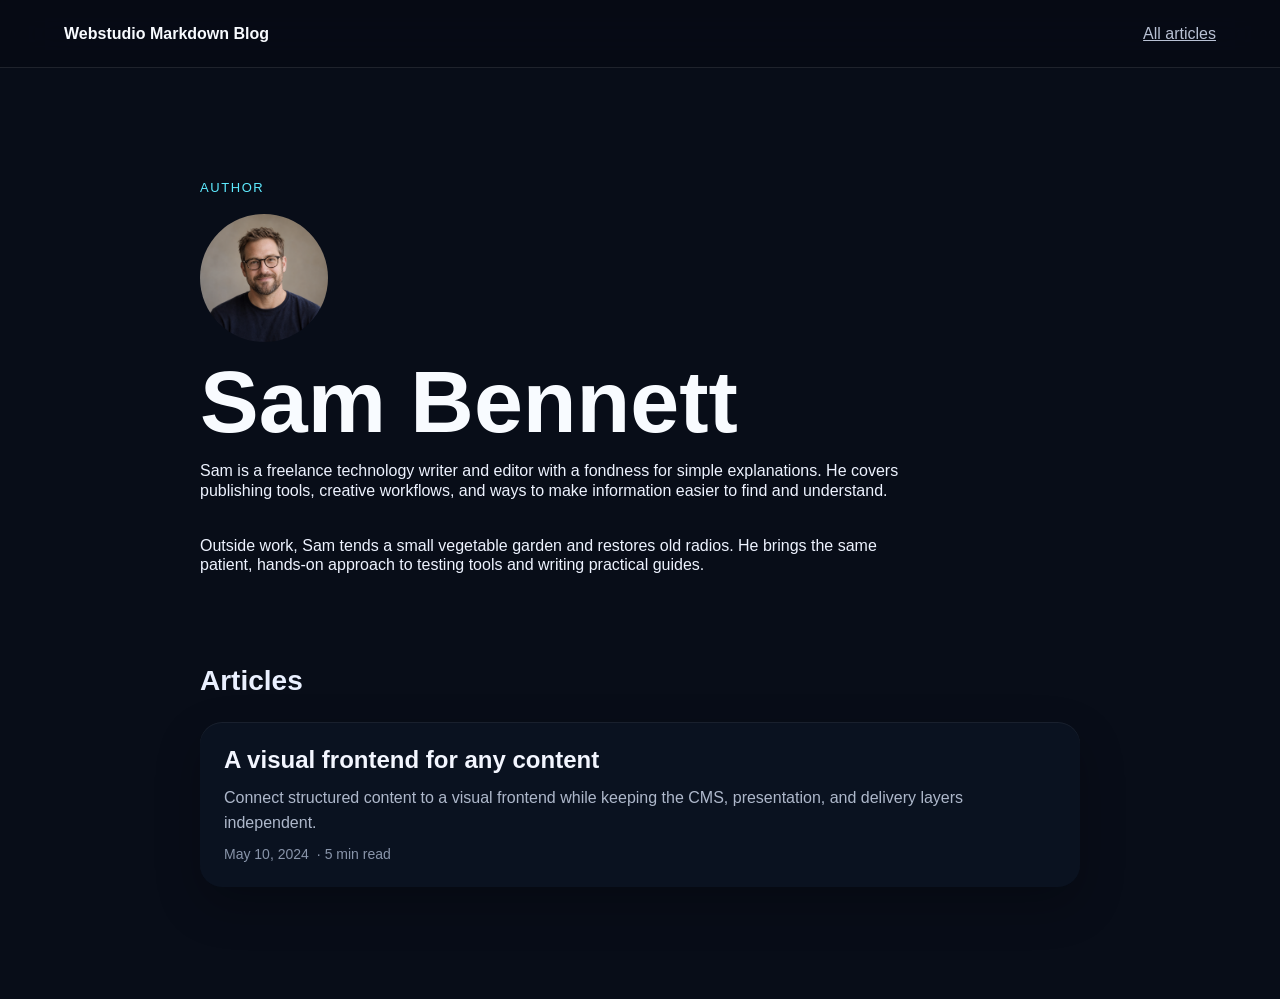
<file: authors/sam-bennett/index.html>
<!DOCTYPE html><html lang="en" data-ws-project="6e65f9a7-75ad-4807-bcf0-15dfd5383bef" data-ws-version="122" data-ws-last-published="2026-11-17T20:34:29.580Z"><head><link rel="stylesheet" type="text/css" href="/assets/static/app_generated_index-6937cd5a.D1b9HXP-.css"><meta charSet="UTF-8"/><meta name="viewport" content="width=device-width,initial-scale=1"/><meta property="og:url" content="https://url/authors/sam-bennett"/><meta property="og:title" content="Sam Bennett — Webstudio Markdown Blog"/><meta property="og:type" content="website"/><meta name="robots" content="noindex, nofollow"/><meta name="description" content="Read articles by Sam Bennett on Webstudio Markdown Blog."/><meta property="og:description" content="Read articles by Sam Bennett on Webstudio Markdown Blog."/><meta property="og:image" content="/assets/webstudio-markdown-blog-social-dark_uhcmJwC9wvfpJYXNzf7Zr.png"/><meta property="twitter:card" content="summary_large_image"/><title>Sam Bennett — Webstudio Markdown Blog</title></head><body class="w-element cn0uopf c1oj1tul c1kz4elo c1ge1zvl"><script type="application/ld+json">{"@context":"https://schema.org","@type":"Person","name":"Sam Bennett","url":"https://url/authors/sam-bennett"}</script><div class="w-element c1mjpj9u cn0uopf c1t2874e canv74j c1wpny7b cim5vl1 c170gioe c1iskxtz c1kz4elo cujhned c1nzkycn"><header class="w-element c1e39kwy c1kzdvxd c1ez0ti c1l54nrt ct3jrtc cqktqjq c1hvtyc c13lfpch czg45jv ceaz3vu c1qxa9ss"><a class="w-element c14j3ucy c1tzhrqy c1bv9es9 cm3j01 ce1vib8 c3ezzk" href="/">Webstudio Markdown Blog</a><a class="w-element c1th4ug3 c3ezzk" href="/">All articles</a></header><main class="w-element cgsp5wt c1uyu1vd cs33bbt c18orv3f c16anqit chofwdt c1ubia1m caxx41 c1f2zere c1d9zlg7 czz40qx"><header class="w-element c1f2zere cir4ad9 c13rz564 cx8m2k7"><p class="w-element c1bi291b c1bzpp8h cqnr7i6 cjrght1 cjty192">Author</p><img class="w-image c1ddpc8b cycpgsd cfsk53i chq9jsb c10mdvwk czgf427 cr3xhb7" alt="Portrait of fictional author Sam Bennett" width="128" height="128" sizes="100vw" srcSet="/assets/sam-bennett-profile_NyxmSs4qN9bw60ib7oQC-.png 16w, /assets/sam-bennett-profile_NyxmSs4qN9bw60ib7oQC-.png 32w, /assets/sam-bennett-profile_NyxmSs4qN9bw60ib7oQC-.png 48w, /assets/sam-bennett-profile_NyxmSs4qN9bw60ib7oQC-.png 64w, /assets/sam-bennett-profile_NyxmSs4qN9bw60ib7oQC-.png 96w, /assets/sam-bennett-profile_NyxmSs4qN9bw60ib7oQC-.png 128w, /assets/sam-bennett-profile_NyxmSs4qN9bw60ib7oQC-.png 256w" src="/assets/sam-bennett-profile_NyxmSs4qN9bw60ib7oQC-.png" decoding="async" loading="lazy"/><h1 class="w-element c1di593r cg40rh c14j3ucy cjty192">Sam Bennett</h1><p class="w-element c1ip4jvn c1apiyhy cvjopk c1bie12y">Sam is a freelance technology writer and editor with a fondness for simple explanations. He covers publishing tools, creative workflows, and ways to make information easier to find and understand.</p><p class="w-element c1ip4jvn c1apiyhy cvjopk c1bie12y">Outside work, Sam tends a small vegetable garden and restores old radios. He brings the same patient, hands-on approach to testing tools and writing practical guides.</p></header><section class="w-element c1f2zere c1hvtyc c13lfpch c12zuba6 ck52p1j"><h2 class="w-element c87poi4 c1u6zi1m cjty192">Articles</h2><div class="w-element c1f2zere c1kns2ug c1b099mr"><a class="w-element c1f2zere cwfe503 cakzjuj cnxevi5 c1bv9es9 cm3j01 ce1vib8 c207d4k cn9xrve c1u31907 ceo39xr c1vsgrn4 cenphka c1o1g2h6 czfjmv0 cs8802i c1oia3z7 c1sgtijx ch0s0sp c1e364dz c1d3u3e5 cflf3zv c1vv2ay1 c1iozld8" href="/posts/frontend-for-any-content"><h3 class="w-element c16mzmds cjty192">A visual frontend for any content</h3><p class="w-element crwqr1c cp7603t cjty192">Connect structured content to a visual frontend while keeping the CMS, presentation, and delivery layers independent.</p><span class="w-element ct3jrtc csnx7ll c1lrsrq4 c7hs52y c1yu0w64 c1lm50ur"><time dateTime="2024-05-10" class="w-time">May 10, 2024</time><span class="w-element">· <!-- -->5 min read</span></span></a></div></section></main></div><script id="vike_pageContext" type="application/json">{"pageId":"\/pages\/authors\/@slug","routeParams":{"slug":"sam-bennett"},"data":{"url":"https:\/\/url\/authors\/sam-bennett","system":{"params":{"slug":"sam-bennett"},"search":{},"origin":"https:\/\/url","pathname":"\/authors\/sam-bennett"},"resources":{"author_1":{"ok":true,"status":200,"statusText":"","data":{"id":"zWWcrNXguNngQlstpRuPX","properties":{"name":"Sam Bennett","slug":"sam-bennett"},"content":{"encoding":"utf-8","text":"\nSam is a freelance technology writer and editor with a fondness for simple explanations. He covers publishing tools, creative workflows, and ways to make information easier to find and understand.\n\nOutside work, Sam tends a small vegetable garden and restores old radios. He brings the same patient, hands-on approach to testing tools and writing practical guides.\n"}},"meta":{"totalCount":1}},"authorPosts_1":{"ok":true,"status":200,"statusText":"","data":{"AokprUsBwGLRmEf4T2Uxk":{"properties":{"title":"A visual frontend for any content","slug":"frontend-for-any-content","publishedAt":"2024-05-10","readTime":"5 min read","excerpt":"Connect structured content to a visual frontend while keeping the CMS, presentation, and delivery layers independent."}}},"meta":{"totalCount":1,"hasMore":false}}},"pageMeta":{"title":"Sam Bennett — Webstudio Markdown Blog","description":"Read articles by Sam Bennett on Webstudio Markdown Blog.","excludePageFromSearch":true,"language":"en","socialImageAssetName":"webstudio-markdown-blog-social-dark_uhcmJwC9wvfpJYXNzf7Zr.png","socialImageUrl":"!undefined","status":200,"redirect":"!undefined","content":"!undefined","custom":[]}}}</script><script id="vike_globalContext" type="application/json">{}</script><script src="/assets/entries/entry-server-routing.Z7S6BmoQ.js" type="module" async></script><link rel="modulepreload" href="/assets/entries/pages_authors_-slug.CJypTrIq.js" as="script" type="text/javascript"><link rel="modulepreload" href="/assets/chunks/chunk-PdMnuwsR.js" as="script" type="text/javascript"></body></html>
</file>
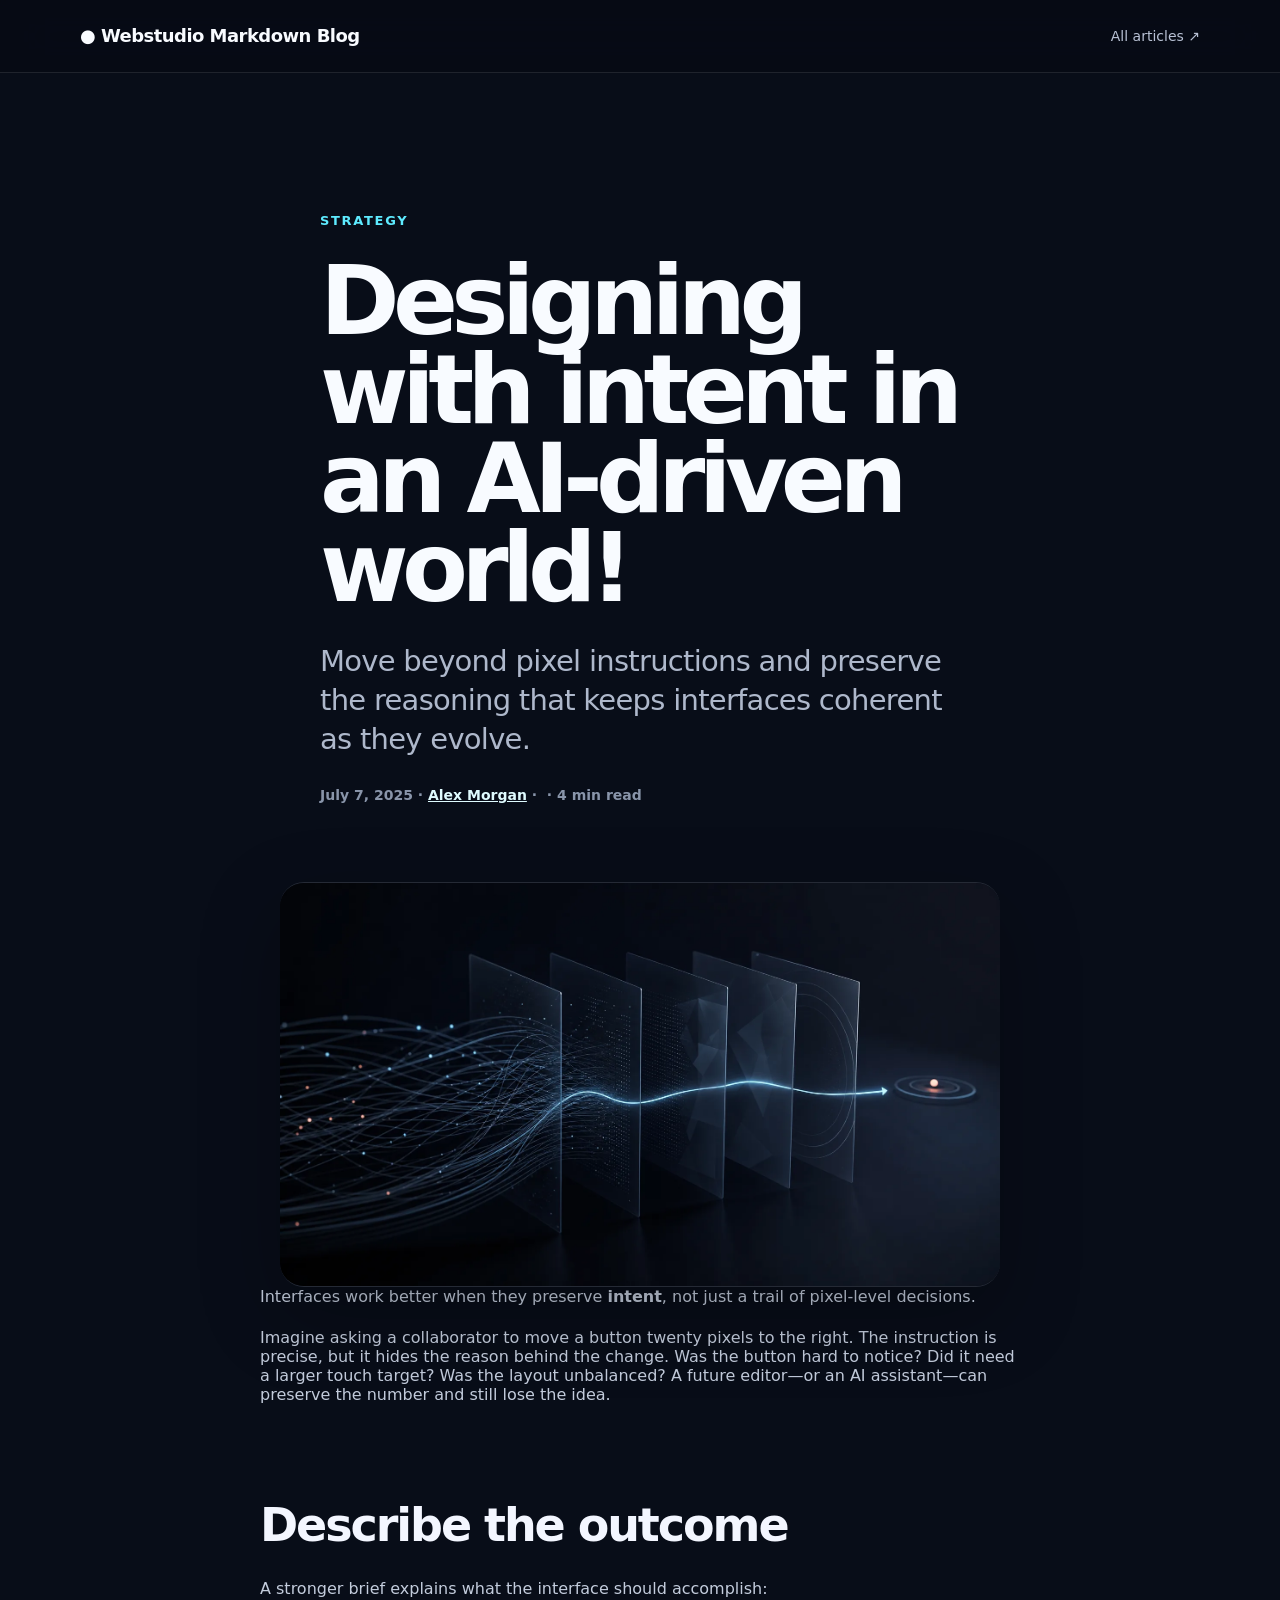
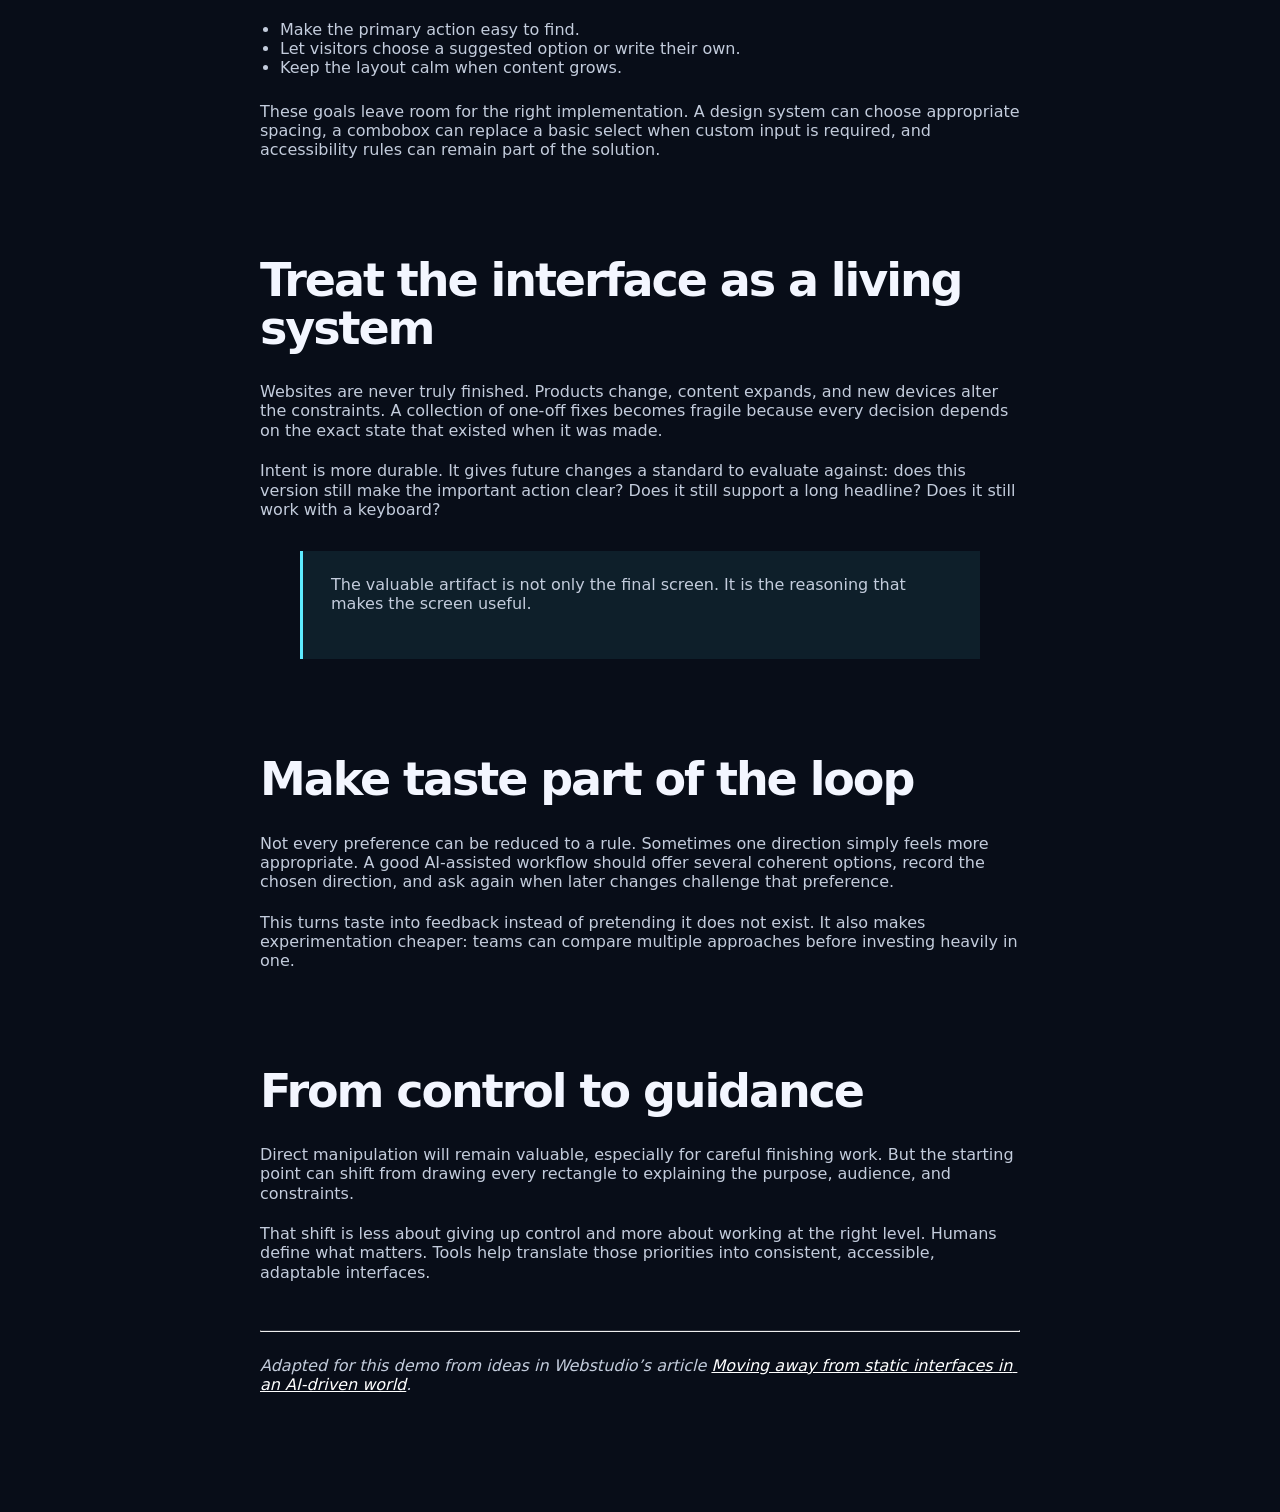
<file: posts/designing-with-intent/index.html>
<!DOCTYPE html><html lang="en" data-ws-project="6e65f9a7-75ad-4807-bcf0-15dfd5383bef" data-ws-version="122" data-ws-last-published="2026-11-17T20:34:29.580Z"><head><link rel="stylesheet" type="text/css" href="/assets/static/app_generated_index-6937cd5a.D1b9HXP-.css"><meta charSet="UTF-8"/><meta name="viewport" content="width=device-width,initial-scale=1"/><link rel="preload" as="image" imageSrcSet="/assets/designing-with-intent-feature_efgl-2XlBIT3-l6saecjy.webp 384w, /assets/designing-with-intent-feature_efgl-2XlBIT3-l6saecjy.webp 640w, /assets/designing-with-intent-feature_efgl-2XlBIT3-l6saecjy.webp 750w, /assets/designing-with-intent-feature_efgl-2XlBIT3-l6saecjy.webp 828w, /assets/designing-with-intent-feature_efgl-2XlBIT3-l6saecjy.webp 1080w, /assets/designing-with-intent-feature_efgl-2XlBIT3-l6saecjy.webp 1200w, /assets/designing-with-intent-feature_efgl-2XlBIT3-l6saecjy.webp 1920w, /assets/designing-with-intent-feature_efgl-2XlBIT3-l6saecjy.webp 2048w, /assets/designing-with-intent-feature_efgl-2XlBIT3-l6saecjy.webp 3840w" imageSizes="(min-width: 1280px) 50vw, 100vw" referrerPolicy="no-referrer"/><meta property="og:url" content="https://url/posts/designing-with-intent"/><meta property="og:title" content="Post — Webstudio Markdown Blog"/><meta property="og:type" content="website"/><meta name="robots" content="noindex, nofollow"/><meta name="description" content="A markdown-powered article from Webstudio Markdown Blog."/><meta property="og:description" content="A markdown-powered article from Webstudio Markdown Blog."/><meta property="og:image" content="/assets/webstudio-markdown-blog-social-dark_uhcmJwC9wvfpJYXNzf7Zr.png"/><meta property="twitter:card" content="summary_large_image"/><title>Post — Webstudio Markdown Blog</title></head><body class="w-element c1ui1qin c1bxw9w cyp70pp cn0uopf c1oj1tul c1kz4elo c1ge1zvl"><div class="w-element c1mjpj9u cn0uopf c1t2874e canv74j c1wpny7b cim5vl1 c170gioe c1iskxtz c1kz4elo c1o9aei8 c1nzkycn"><header class="w-element czg45jv ceaz3vu c1qxa9ss"><div class="w-element c1pytlr6 cxbbqeu c1ip4jvn c1uyu1vd cs33bbt c18orv3f cnb8s0y ct3jrtc ctp1q5h cqktqjq ckav482 cwbh23c c10rhvk8"><a class="w-element c14j3ucy c1bv9es9 cm3j01 ce1vib8 ci0v0cy cjyldw7 c15j583e c3ezzk" href="/">● Webstudio Markdown Blog</a><a class="w-element c1th4ug3 c1yu0w64 c1bv9es9 cm3j01 ce1vib8 c3ezzk" href="/">All articles ↗</a></div></header><main class="w-element"><article class="w-element c1pytlr6 cwj0k2z c1ip4jvn c1uyu1vd cs33bbt c18orv3f cx0k945 chofwdt c13z5mex caxx41 cv3li6y cztnz1x cfqds04 c2wzzed c15ekr4g c18z3k9q"><header class="w-element c1pytlr6 cxbbqeu c1ip4jvn c1uyu1vd cs33bbt c18orv3f c1vzpiam c1u1l6vk cw4qj9w c1jj4jt4 c1f2zere c1d28lc1 c1rxxqzi"><p class="w-element cqnr7i6 c1tzhrqy c1bi291b c19stc3m cjrght1 cjty192">Strategy</p><h1 class="w-element c1k1if67 c28ouwj c1baxn4p c1bh4il c14j3ucy cjty192">Designing with intent in an AI-driven world!</h1><p class="w-element cwj0k2z c1x1kp0l c1bseu58 cmuj0h cp7603t cjty192">Move beyond pixel instructions and preserve the reasoning that keeps interfaces coherent as they evolve.</p><p class="w-element c1yu0w64 c1dprk4g c1lm50ur cjty192"><time dateTime="2025-07-07" class="w-time">July 7, 2025</time><span class="w-element"> · </span><a class="w-element cawsi0b" href="/authors/alex-morgan">Alex Morgan</a><span class="w-element"> · </span><span class="w-element"> · <!-- -->4 min read</span></p></header><div aria-hidden="false" class="w-element c1xz93uj cn0uopf c19r2mex c9vfihe ck0y5n3 ceicbim c1e7wzaq c1pjof9a cn9xrve ceo39xr czj8b36 crjhs1 c16uj184 cct9261 ceyxs1i c1oia3z7 cv3li6y c9q9i63 c1pytlr6 cxbbqeu c18orv3f c1uyu1vd c14ybndl cyp70pp c949e6f c14jm7ow c1g49dsl c19lbpjt"><img referrerPolicy="no-referrer" class="w-image cv3li6y c1bxw9w c1mlnv5z cfsk53i" alt="A single luminous path emerging from many possibilities through dark translucent planes." sizes="(min-width: 1280px) 50vw, 100vw" srcSet="/assets/designing-with-intent-feature_efgl-2XlBIT3-l6saecjy.webp 384w, /assets/designing-with-intent-feature_efgl-2XlBIT3-l6saecjy.webp 640w, /assets/designing-with-intent-feature_efgl-2XlBIT3-l6saecjy.webp 750w, /assets/designing-with-intent-feature_efgl-2XlBIT3-l6saecjy.webp 828w, /assets/designing-with-intent-feature_efgl-2XlBIT3-l6saecjy.webp 1080w, /assets/designing-with-intent-feature_efgl-2XlBIT3-l6saecjy.webp 1200w, /assets/designing-with-intent-feature_efgl-2XlBIT3-l6saecjy.webp 1920w, /assets/designing-with-intent-feature_efgl-2XlBIT3-l6saecjy.webp 2048w, /assets/designing-with-intent-feature_efgl-2XlBIT3-l6saecjy.webp 3840w" src="/assets/designing-with-intent-feature_efgl-2XlBIT3-l6saecjy.webp" decoding="async" loading="eager"/></div><p class="w-element c1ip4jvn cofq7r6 c9ghbmr">Interfaces work better when they preserve <strong class="w-element">intent</strong>, not just a trail of pixel-level decisions.</p><p class="w-element c1ip4jvn cofq7r6 c9ghbmr">Imagine asking a collaborator to move a button twenty pixels to the right. The instruction is precise, but it hides the reason behind the change. Was the button hard to notice? Did it need a larger touch target? Was the layout unbalanced? A future editor—or an AI assistant—can preserve the number and still lose the idea.</p><h2 class="w-element c1ykahfv c1fiwcpy cf3779l c1qog6qk c4tvqln cnxevi5">Describe the outcome</h2><p class="w-element c1ip4jvn cofq7r6 c9ghbmr">A stronger brief explains what the interface should accomplish:</p><ul class="w-element c1ip4jvn c157b7bq c8vtfa8 c9ghbmr"><li class="w-element">Make the primary action easy to find.</li><li class="w-element">Let visitors choose a suggested option or write their own.</li><li class="w-element">Keep the layout calm when content grows.</li></ul><p class="w-element c1ip4jvn cofq7r6 c9ghbmr">These goals leave room for the right implementation. A design system can choose appropriate spacing, a combobox can replace a basic select when custom input is required, and accessibility rules can remain part of the solution.</p><h2 class="w-element c1ykahfv c1fiwcpy cf3779l c1qog6qk c4tvqln cnxevi5">Treat the interface as a living system</h2><p class="w-element c1ip4jvn cofq7r6 c9ghbmr">Websites are never truly finished. Products change, content expands, and new devices alter the constraints. A collection of one-off fixes becomes fragile because every decision depends on the exact state that existed when it was made.</p><p class="w-element c1ip4jvn cofq7r6 c9ghbmr">Intent is more durable. It gives future changes a standard to evaluate against: does this version still make the important action clear? Does it still support a long headline? Does it still work with a keyboard?</p><blockquote class="w-element c1grvhwt c13kliju c1e39kwy c1jr4tvf c1ez0ti cys3eja ctfz93f cawsi0b c1wl366j"><p class="w-element c1ip4jvn cofq7r6 c9ghbmr">The valuable artifact is not only the final screen. It is the reasoning that makes the screen useful.</p></blockquote><h2 class="w-element c1ykahfv c1fiwcpy cf3779l c1qog6qk c4tvqln cnxevi5">Make taste part of the loop</h2><p class="w-element c1ip4jvn cofq7r6 c9ghbmr">Not every preference can be reduced to a rule. Sometimes one direction simply feels more appropriate. A good AI-assisted workflow should offer several coherent options, record the chosen direction, and ask again when later changes challenge that preference.</p><p class="w-element c1ip4jvn cofq7r6 c9ghbmr">This turns taste into feedback instead of pretending it does not exist. It also makes experimentation cheaper: teams can compare multiple approaches before investing heavily in one.</p><h2 class="w-element c1ykahfv c1fiwcpy cf3779l c1qog6qk c4tvqln cnxevi5">From control to guidance</h2><p class="w-element c1ip4jvn cofq7r6 c9ghbmr">Direct manipulation will remain valuable, especially for careful finishing work. But the starting point can shift from drawing every rectangle to explaining the purpose, audience, and constraints.</p><p class="w-element c1ip4jvn cofq7r6 c9ghbmr">That shift is less about giving up control and more about working at the right level. Humans define what matters. Tools help translate those priorities into consistent, accessible, adaptable interfaces.</p><hr class="w-element c1amtyo c157b7bq cp6llqb"/><p class="w-element c1ip4jvn cofq7r6 c9ghbmr"><em class="w-element">Adapted for this demo from ideas in Webstudio’s article <a href="https://webstudio.is/blog/moving-away-from-static-interfaces-in-an-ai-driven-world" class="w-element c3d4lp8 c1wrq1os c1qwwgau">Moving away from static interfaces in an AI-driven world</a>.</em></p></article></main></div><script id="vike_pageContext" type="application/json">{"pageId":"\/pages\/posts\/@slug","routeParams":{"slug":"designing-with-intent"},"data":{"url":"https:\/\/url\/posts\/designing-with-intent","system":{"params":{"slug":"designing-with-intent"},"search":{},"origin":"https:\/\/url","pathname":"\/posts\/designing-with-intent"},"resources":{"article_1":{"ok":true,"status":200,"statusText":"","data":{"id":"4vbikcylToCGjaUVR0CbR","properties":{"author":{"name":"Alex Morgan","slug":"alex-morgan"},"category":"Strategy","excerpt":"Move beyond pixel instructions and preserve the reasoning that keeps interfaces coherent as they evolve.","featureImage":{"id":"tRqS-JZkpFWYnGX-OTSe0","projectId":"6e65f9a7-75ad-4807-bcf0-15dfd5383bef","size":67924,"name":"designing-with-intent-feature.webp","filename":"designing-with-intent-feature","description":"A single luminous path emerging from many possibilities through dark translucent planes.","folderId":"2OPAXIiftsvypJUB3cFzB","createdAt":"2026-08-03T11:40:39.986+00:00","updatedAt":"2026-08-03T11:40:39.986+00:00","format":"webp","meta":{"width":1672,"height":941},"type":"image","width":1672,"height":941,"mimeType":"image\/webp","src":"\/assets\/designing-with-intent-feature_efgl-2XlBIT3-l6saecjy.webp"},"publishedAt":"2025-07-07","readTime":"4 min read","title":"Designing with intent in an AI-driven world!"},"content":{"encoding":"utf-8","text":"\nInterfaces work better when they preserve **intent**, not just a trail of pixel-level decisions.\n\nImagine asking a collaborator to move a button twenty pixels to the right. The instruction is precise, but it hides the reason behind the change. Was the button hard to notice? Did it need a larger touch target? Was the layout unbalanced? A future editor—or an AI assistant—can preserve the number and still lose the idea.\n\n## Describe the outcome\n\nA stronger brief explains what the interface should accomplish:\n\n- Make the primary action easy to find.\n- Let visitors choose a suggested option or write their own.\n- Keep the layout calm when content grows.\n\nThese goals leave room for the right implementation. A design system can choose appropriate spacing, a combobox can replace a basic select when custom input is required, and accessibility rules can remain part of the solution.\n\n## Treat the interface as a living system\n\nWebsites are never truly finished. Products change, content expands, and new devices alter the constraints. A collection of one-off fixes becomes fragile because every decision depends on the exact state that existed when it was made.\n\nIntent is more durable. It gives future changes a standard to evaluate against: does this version still make the important action clear? Does it still support a long headline? Does it still work with a keyboard?\n\n> The valuable artifact is not only the final screen. It is the reasoning that makes the screen useful.\n\n## Make taste part of the loop\n\nNot every preference can be reduced to a rule. Sometimes one direction simply feels more appropriate. A good AI-assisted workflow should offer several coherent options, record the chosen direction, and ask again when later changes challenge that preference.\n\nThis turns taste into feedback instead of pretending it does not exist. It also makes experimentation cheaper: teams can compare multiple approaches before investing heavily in one.\n\n## From control to guidance\n\nDirect manipulation will remain valuable, especially for careful finishing work. But the starting point can shift from drawing every rectangle to explaining the purpose, audience, and constraints.\n\nThat shift is less about giving up control and more about working at the right level. Humans define what matters. Tools help translate those priorities into consistent, accessible, adaptable interfaces.\n\n---\n\n*Adapted for this demo from ideas in Webstudio’s article [Moving away from static interfaces in an AI-driven world](https:\/\/webstudio.is\/blog\/moving-away-from-static-interfaces-in-an-ai-driven-world).*\n"}},"meta":{"totalCount":1}}},"pageMeta":{"title":"Post — Webstudio Markdown Blog","description":"A markdown-powered article from Webstudio Markdown Blog.","excludePageFromSearch":true,"language":"en","socialImageAssetName":"webstudio-markdown-blog-social-dark_uhcmJwC9wvfpJYXNzf7Zr.png","socialImageUrl":"!undefined","status":200,"redirect":"!undefined","content":"!undefined","custom":[]}}}</script><script id="vike_globalContext" type="application/json">{}</script><script src="/assets/entries/entry-server-routing.Z7S6BmoQ.js" type="module" async></script><link rel="modulepreload" href="/assets/entries/pages_posts_-slug.ybt3PuvR.js" as="script" type="text/javascript"><link rel="modulepreload" href="/assets/chunks/chunk-PdMnuwsR.js" as="script" type="text/javascript"></body></html>
</file>
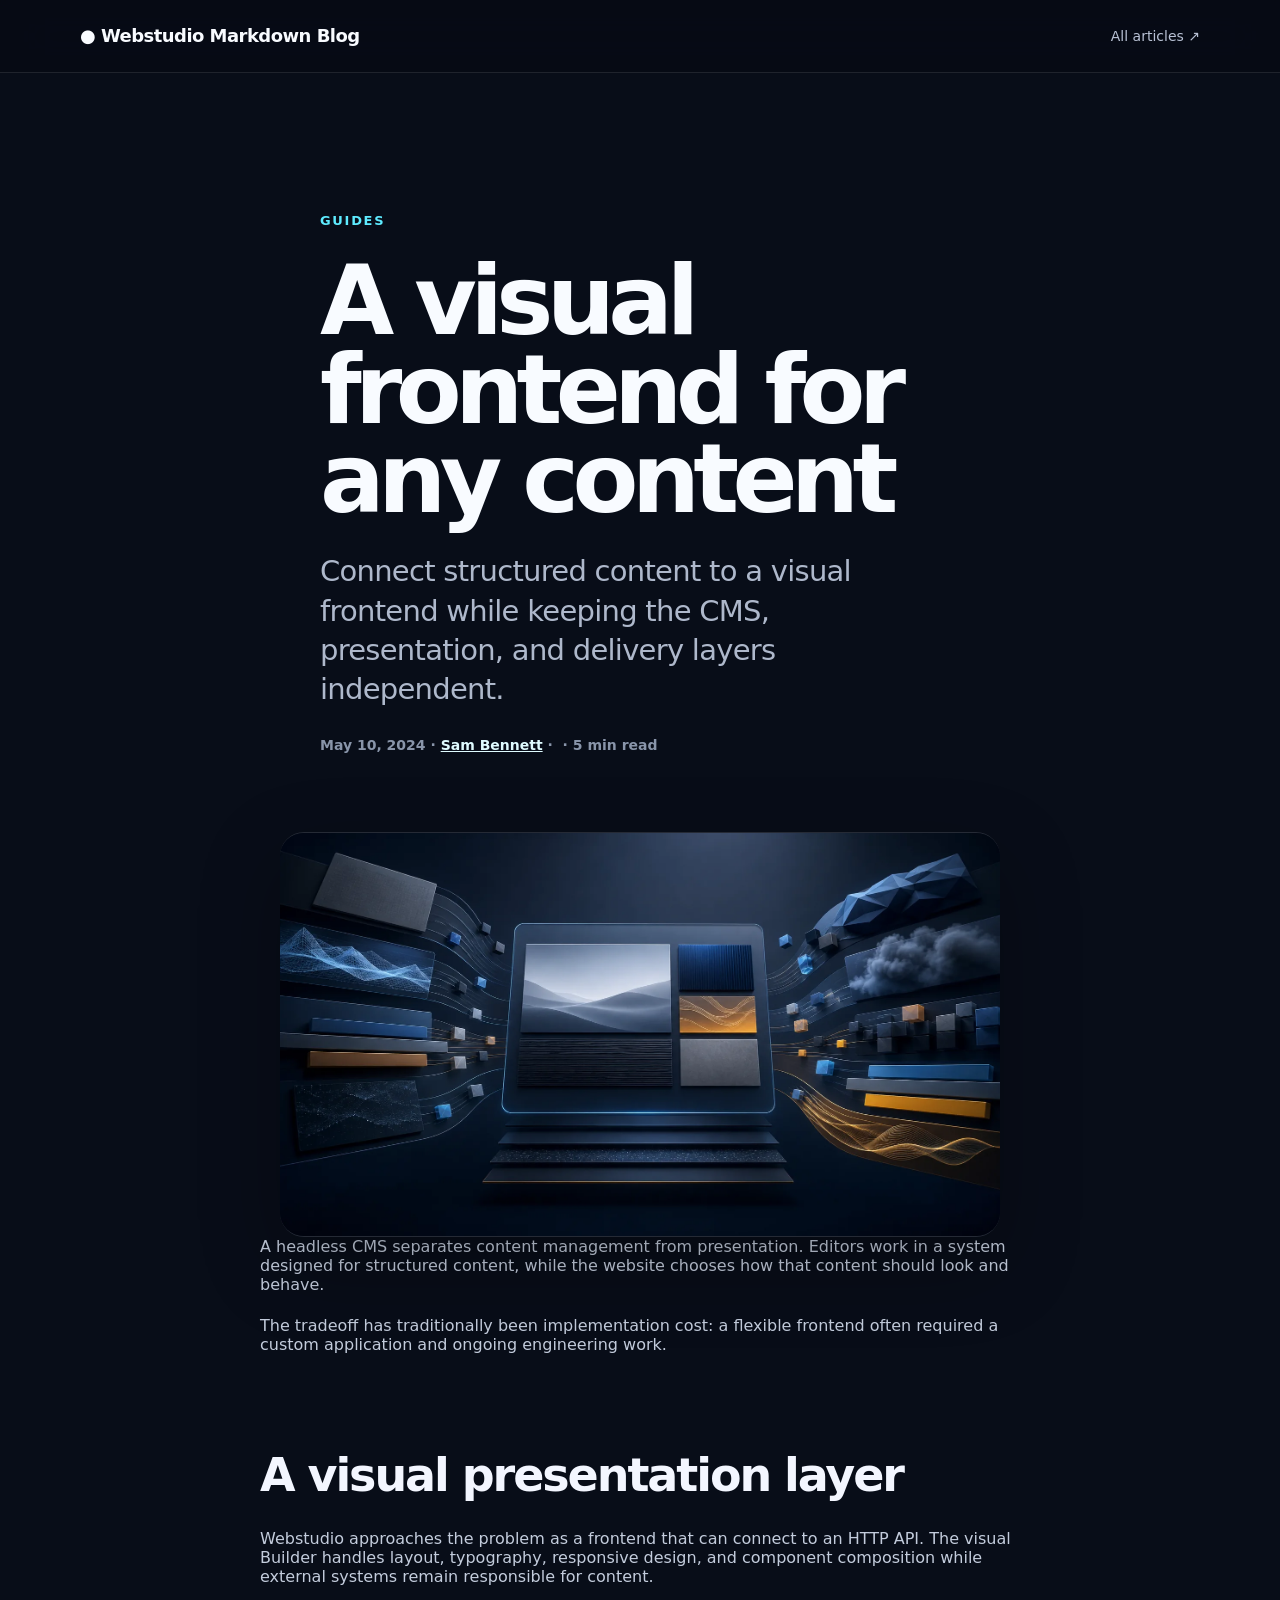
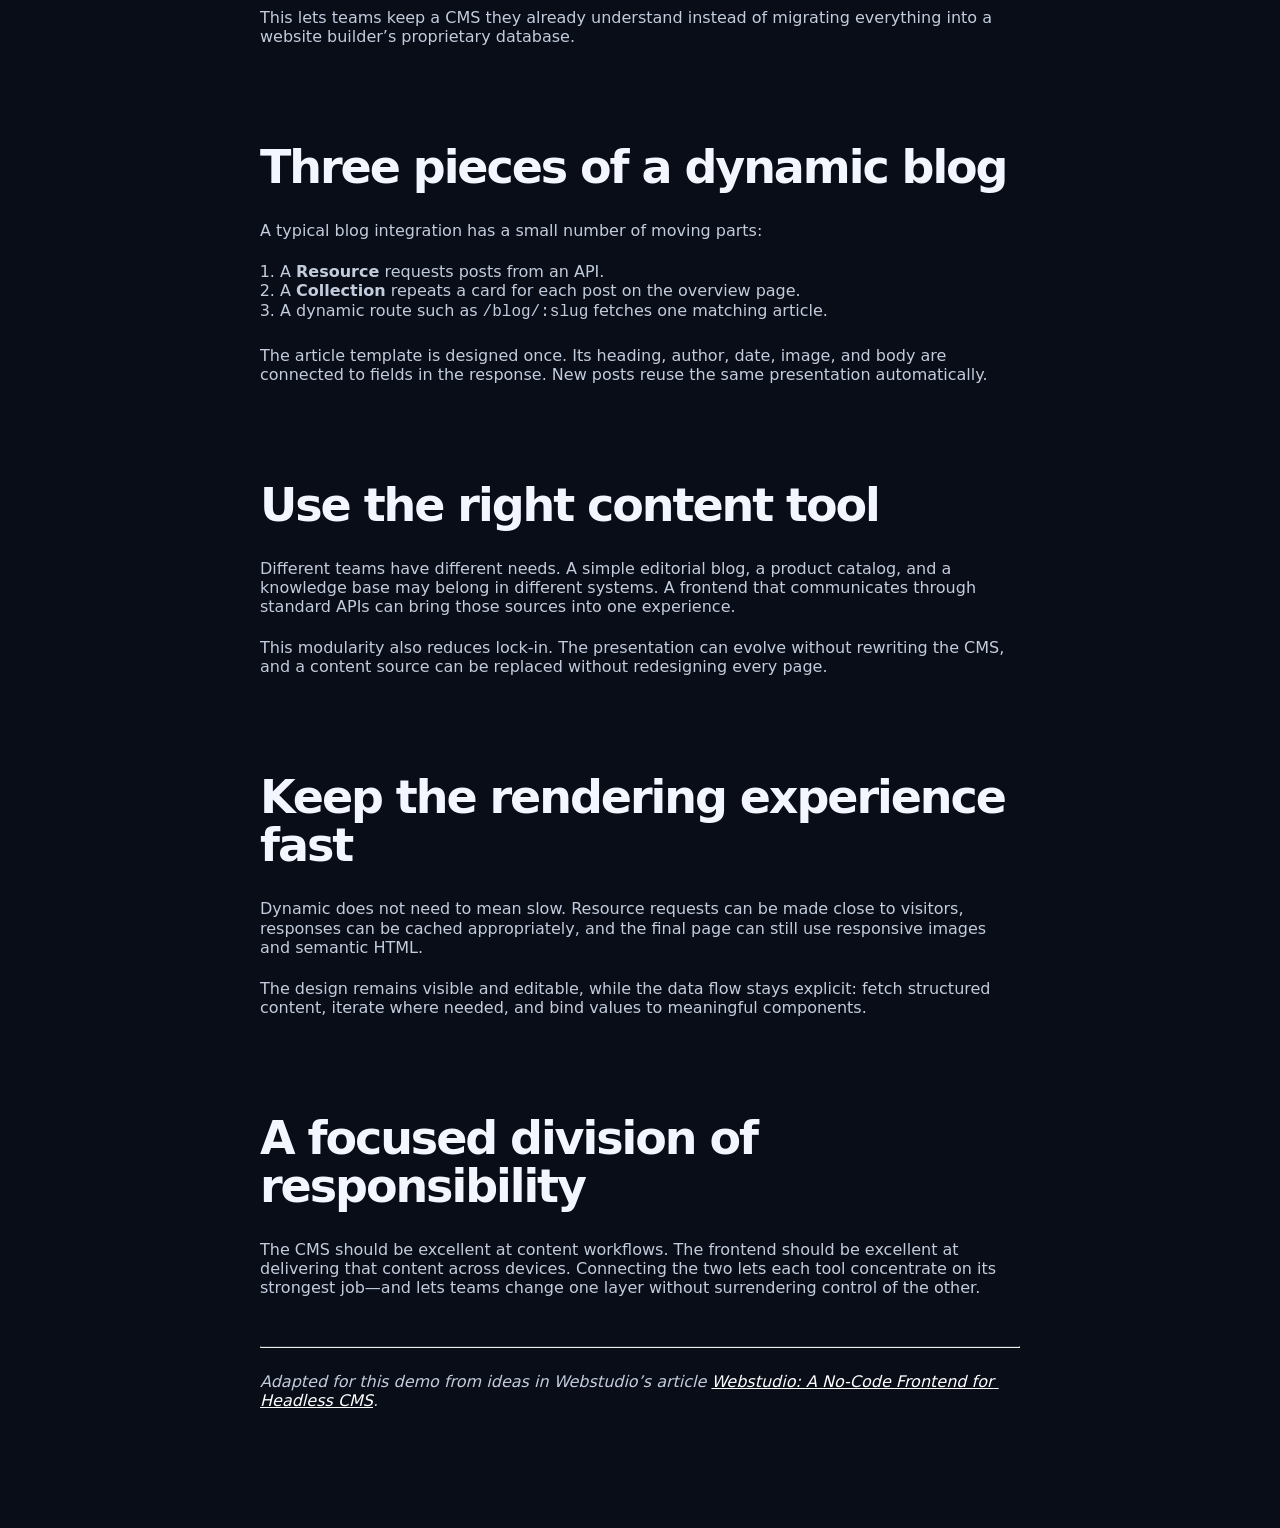
<file: posts/frontend-for-any-content/index.html>
<!DOCTYPE html><html lang="en" data-ws-project="6e65f9a7-75ad-4807-bcf0-15dfd5383bef" data-ws-version="122" data-ws-last-published="2026-11-17T20:34:29.580Z"><head><link rel="stylesheet" type="text/css" href="/assets/static/app_generated_index-6937cd5a.D1b9HXP-.css"><meta charSet="UTF-8"/><meta name="viewport" content="width=device-width,initial-scale=1"/><link rel="preload" as="image" imageSrcSet="/assets/frontend-for-any-content-feature_mB4Frnbv6YgGr9uddzilP.webp 384w, /assets/frontend-for-any-content-feature_mB4Frnbv6YgGr9uddzilP.webp 640w, /assets/frontend-for-any-content-feature_mB4Frnbv6YgGr9uddzilP.webp 750w, /assets/frontend-for-any-content-feature_mB4Frnbv6YgGr9uddzilP.webp 828w, /assets/frontend-for-any-content-feature_mB4Frnbv6YgGr9uddzilP.webp 1080w, /assets/frontend-for-any-content-feature_mB4Frnbv6YgGr9uddzilP.webp 1200w, /assets/frontend-for-any-content-feature_mB4Frnbv6YgGr9uddzilP.webp 1920w, /assets/frontend-for-any-content-feature_mB4Frnbv6YgGr9uddzilP.webp 2048w, /assets/frontend-for-any-content-feature_mB4Frnbv6YgGr9uddzilP.webp 3840w" imageSizes="(min-width: 1280px) 50vw, 100vw" referrerPolicy="no-referrer"/><meta property="og:url" content="https://url/posts/frontend-for-any-content"/><meta property="og:title" content="Post — Webstudio Markdown Blog"/><meta property="og:type" content="website"/><meta name="robots" content="noindex, nofollow"/><meta name="description" content="A markdown-powered article from Webstudio Markdown Blog."/><meta property="og:description" content="A markdown-powered article from Webstudio Markdown Blog."/><meta property="og:image" content="/assets/webstudio-markdown-blog-social-dark_uhcmJwC9wvfpJYXNzf7Zr.png"/><meta property="twitter:card" content="summary_large_image"/><title>Post — Webstudio Markdown Blog</title></head><body class="w-element c1ui1qin c1bxw9w cyp70pp cn0uopf c1oj1tul c1kz4elo c1ge1zvl"><div class="w-element c1mjpj9u cn0uopf c1t2874e canv74j c1wpny7b cim5vl1 c170gioe c1iskxtz c1kz4elo c1o9aei8 c1nzkycn"><header class="w-element czg45jv ceaz3vu c1qxa9ss"><div class="w-element c1pytlr6 cxbbqeu c1ip4jvn c1uyu1vd cs33bbt c18orv3f cnb8s0y ct3jrtc ctp1q5h cqktqjq ckav482 cwbh23c c10rhvk8"><a class="w-element c14j3ucy c1bv9es9 cm3j01 ce1vib8 ci0v0cy cjyldw7 c15j583e c3ezzk" href="/">● Webstudio Markdown Blog</a><a class="w-element c1th4ug3 c1yu0w64 c1bv9es9 cm3j01 ce1vib8 c3ezzk" href="/">All articles ↗</a></div></header><main class="w-element"><article class="w-element c1pytlr6 cwj0k2z c1ip4jvn c1uyu1vd cs33bbt c18orv3f cx0k945 chofwdt c13z5mex caxx41 cv3li6y cztnz1x cfqds04 c2wzzed c15ekr4g c18z3k9q"><header class="w-element c1pytlr6 cxbbqeu c1ip4jvn c1uyu1vd cs33bbt c18orv3f c1vzpiam c1u1l6vk cw4qj9w c1jj4jt4 c1f2zere c1d28lc1 c1rxxqzi"><p class="w-element cqnr7i6 c1tzhrqy c1bi291b c19stc3m cjrght1 cjty192">Guides</p><h1 class="w-element c1k1if67 c28ouwj c1baxn4p c1bh4il c14j3ucy cjty192">A visual frontend for any content</h1><p class="w-element cwj0k2z c1x1kp0l c1bseu58 cmuj0h cp7603t cjty192">Connect structured content to a visual frontend while keeping the CMS, presentation, and delivery layers independent.</p><p class="w-element c1yu0w64 c1dprk4g c1lm50ur cjty192"><time dateTime="2024-05-10" class="w-time">May 10, 2024</time><span class="w-element"> · </span><a class="w-element cawsi0b" href="/authors/sam-bennett">Sam Bennett</a><span class="w-element"> · </span><span class="w-element"> · <!-- -->5 min read</span></p></header><div aria-hidden="false" class="w-element c1xz93uj cn0uopf c19r2mex c9vfihe ck0y5n3 ceicbim c1e7wzaq c1pjof9a cn9xrve ceo39xr czj8b36 crjhs1 c16uj184 cct9261 ceyxs1i c1oia3z7 cv3li6y c9q9i63 c1pytlr6 cxbbqeu c18orv3f c1uyu1vd c14ybndl cyp70pp c949e6f c14jm7ow c1g49dsl c19lbpjt"><img referrerPolicy="no-referrer" class="w-image cv3li6y c1bxw9w c1mlnv5z cfsk53i" alt="Different streams of structured content converge into one adaptable presentation surface." sizes="(min-width: 1280px) 50vw, 100vw" srcSet="/assets/frontend-for-any-content-feature_mB4Frnbv6YgGr9uddzilP.webp 384w, /assets/frontend-for-any-content-feature_mB4Frnbv6YgGr9uddzilP.webp 640w, /assets/frontend-for-any-content-feature_mB4Frnbv6YgGr9uddzilP.webp 750w, /assets/frontend-for-any-content-feature_mB4Frnbv6YgGr9uddzilP.webp 828w, /assets/frontend-for-any-content-feature_mB4Frnbv6YgGr9uddzilP.webp 1080w, /assets/frontend-for-any-content-feature_mB4Frnbv6YgGr9uddzilP.webp 1200w, /assets/frontend-for-any-content-feature_mB4Frnbv6YgGr9uddzilP.webp 1920w, /assets/frontend-for-any-content-feature_mB4Frnbv6YgGr9uddzilP.webp 2048w, /assets/frontend-for-any-content-feature_mB4Frnbv6YgGr9uddzilP.webp 3840w" src="/assets/frontend-for-any-content-feature_mB4Frnbv6YgGr9uddzilP.webp" decoding="async" loading="eager"/></div><p class="w-element c1ip4jvn cofq7r6 c9ghbmr">A headless CMS separates content management from presentation. Editors work in a system designed for structured content, while the website chooses how that content should look and behave.</p><p class="w-element c1ip4jvn cofq7r6 c9ghbmr">The tradeoff has traditionally been implementation cost: a flexible frontend often required a custom application and ongoing engineering work.</p><h2 class="w-element c1ykahfv c1fiwcpy cf3779l c1qog6qk c4tvqln cnxevi5">A visual presentation layer</h2><p class="w-element c1ip4jvn cofq7r6 c9ghbmr">Webstudio approaches the problem as a frontend that can connect to an HTTP API. The visual Builder handles layout, typography, responsive design, and component composition while external systems remain responsible for content.</p><p class="w-element c1ip4jvn cofq7r6 c9ghbmr">This lets teams keep a CMS they already understand instead of migrating everything into a website builder’s proprietary database.</p><h2 class="w-element c1ykahfv c1fiwcpy cf3779l c1qog6qk c4tvqln cnxevi5">Three pieces of a dynamic blog</h2><p class="w-element c1ip4jvn cofq7r6 c9ghbmr">A typical blog integration has a small number of moving parts:</p><ol class="w-element c1ip4jvn c157b7bq c8vtfa8 c9ghbmr"><li class="w-element">A <strong class="w-element">Resource</strong> requests posts from an API.</li><li class="w-element">A <strong class="w-element">Collection</strong> repeats a card for each post on the overview page.</li><li class="w-element">A dynamic route such as <code class="w-element">/blog/:slug</code> fetches one matching article.</li></ol><p class="w-element c1ip4jvn cofq7r6 c9ghbmr">The article template is designed once. Its heading, author, date, image, and body are connected to fields in the response. New posts reuse the same presentation automatically.</p><h2 class="w-element c1ykahfv c1fiwcpy cf3779l c1qog6qk c4tvqln cnxevi5">Use the right content tool</h2><p class="w-element c1ip4jvn cofq7r6 c9ghbmr">Different teams have different needs. A simple editorial blog, a product catalog, and a knowledge base may belong in different systems. A frontend that communicates through standard APIs can bring those sources into one experience.</p><p class="w-element c1ip4jvn cofq7r6 c9ghbmr">This modularity also reduces lock-in. The presentation can evolve without rewriting the CMS, and a content source can be replaced without redesigning every page.</p><h2 class="w-element c1ykahfv c1fiwcpy cf3779l c1qog6qk c4tvqln cnxevi5">Keep the rendering experience fast</h2><p class="w-element c1ip4jvn cofq7r6 c9ghbmr">Dynamic does not need to mean slow. Resource requests can be made close to visitors, responses can be cached appropriately, and the final page can still use responsive images and semantic HTML.</p><p class="w-element c1ip4jvn cofq7r6 c9ghbmr">The design remains visible and editable, while the data flow stays explicit: fetch structured content, iterate where needed, and bind values to meaningful components.</p><h2 class="w-element c1ykahfv c1fiwcpy cf3779l c1qog6qk c4tvqln cnxevi5">A focused division of responsibility</h2><p class="w-element c1ip4jvn cofq7r6 c9ghbmr">The CMS should be excellent at content workflows. The frontend should be excellent at delivering that content across devices. Connecting the two lets each tool concentrate on its strongest job—and lets teams change one layer without surrendering control of the other.</p><hr class="w-element c1amtyo c157b7bq cp6llqb"/><p class="w-element c1ip4jvn cofq7r6 c9ghbmr"><em class="w-element">Adapted for this demo from ideas in Webstudio’s article <a href="https://webstudio.is/blog/frontend-for-headless-cms" class="w-element c3d4lp8 c1wrq1os c1qwwgau">Webstudio: A No-Code Frontend for Headless CMS</a>.</em></p></article></main></div><script id="vike_pageContext" type="application/json">{"pageId":"\/pages\/posts\/@slug","routeParams":{"slug":"frontend-for-any-content"},"data":{"url":"https:\/\/url\/posts\/frontend-for-any-content","system":{"params":{"slug":"frontend-for-any-content"},"search":{},"origin":"https:\/\/url","pathname":"\/posts\/frontend-for-any-content"},"resources":{"article_1":{"ok":true,"status":200,"statusText":"","data":{"id":"AokprUsBwGLRmEf4T2Uxk","properties":{"title":"A visual frontend for any content","category":"Guides","publishedAt":"2024-05-10","author":{"name":"Sam Bennett","slug":"sam-bennett"},"readTime":"5 min read","excerpt":"Connect structured content to a visual frontend while keeping the CMS, presentation, and delivery layers independent.","featureImage":{"id":"wv9WsLHSPSKDhhMQHwGMz","projectId":"6e65f9a7-75ad-4807-bcf0-15dfd5383bef","size":97400,"name":"frontend-for-any-content-feature.webp","filename":"frontend-for-any-content-feature","description":"Different streams of structured content converge into one adaptable presentation surface.","folderId":"2OPAXIiftsvypJUB3cFzB","createdAt":"2026-08-03T11:40:39.936+00:00","updatedAt":"2026-08-03T11:40:39.936+00:00","format":"webp","meta":{"width":1672,"height":941},"type":"image","width":1672,"height":941,"mimeType":"image\/webp","src":"\/assets\/frontend-for-any-content-feature_mB4Frnbv6YgGr9uddzilP.webp"}},"content":{"encoding":"utf-8","text":"\nA headless CMS separates content management from presentation. Editors work in a system designed for structured content, while the website chooses how that content should look and behave.\n\nThe tradeoff has traditionally been implementation cost: a flexible frontend often required a custom application and ongoing engineering work.\n\n## A visual presentation layer\n\nWebstudio approaches the problem as a frontend that can connect to an HTTP API. The visual Builder handles layout, typography, responsive design, and component composition while external systems remain responsible for content.\n\nThis lets teams keep a CMS they already understand instead of migrating everything into a website builder’s proprietary database.\n\n## Three pieces of a dynamic blog\n\nA typical blog integration has a small number of moving parts:\n\n1. A **Resource** requests posts from an API.\n2. A **Collection** repeats a card for each post on the overview page.\n3. A dynamic route such as `\/blog\/:slug` fetches one matching article.\n\nThe article template is designed once. Its heading, author, date, image, and body are connected to fields in the response. New posts reuse the same presentation automatically.\n\n## Use the right content tool\n\nDifferent teams have different needs. A simple editorial blog, a product catalog, and a knowledge base may belong in different systems. A frontend that communicates through standard APIs can bring those sources into one experience.\n\nThis modularity also reduces lock-in. The presentation can evolve without rewriting the CMS, and a content source can be replaced without redesigning every page.\n\n## Keep the rendering experience fast\n\nDynamic does not need to mean slow. Resource requests can be made close to visitors, responses can be cached appropriately, and the final page can still use responsive images and semantic HTML.\n\nThe design remains visible and editable, while the data flow stays explicit: fetch structured content, iterate where needed, and bind values to meaningful components.\n\n## A focused division of responsibility\n\nThe CMS should be excellent at content workflows. The frontend should be excellent at delivering that content across devices. Connecting the two lets each tool concentrate on its strongest job—and lets teams change one layer without surrendering control of the other.\n\n---\n\n*Adapted for this demo from ideas in Webstudio’s article [Webstudio: A No-Code Frontend for Headless CMS](https:\/\/webstudio.is\/blog\/frontend-for-headless-cms).*\n"}},"meta":{"totalCount":1}}},"pageMeta":{"title":"Post — Webstudio Markdown Blog","description":"A markdown-powered article from Webstudio Markdown Blog.","excludePageFromSearch":true,"language":"en","socialImageAssetName":"webstudio-markdown-blog-social-dark_uhcmJwC9wvfpJYXNzf7Zr.png","socialImageUrl":"!undefined","status":200,"redirect":"!undefined","content":"!undefined","custom":[]}}}</script><script id="vike_globalContext" type="application/json">{}</script><script src="/assets/entries/entry-server-routing.Z7S6BmoQ.js" type="module" async></script><link rel="modulepreload" href="/assets/entries/pages_posts_-slug.ybt3PuvR.js" as="script" type="text/javascript"><link rel="modulepreload" href="/assets/chunks/chunk-PdMnuwsR.js" as="script" type="text/javascript"></body></html>
</file>
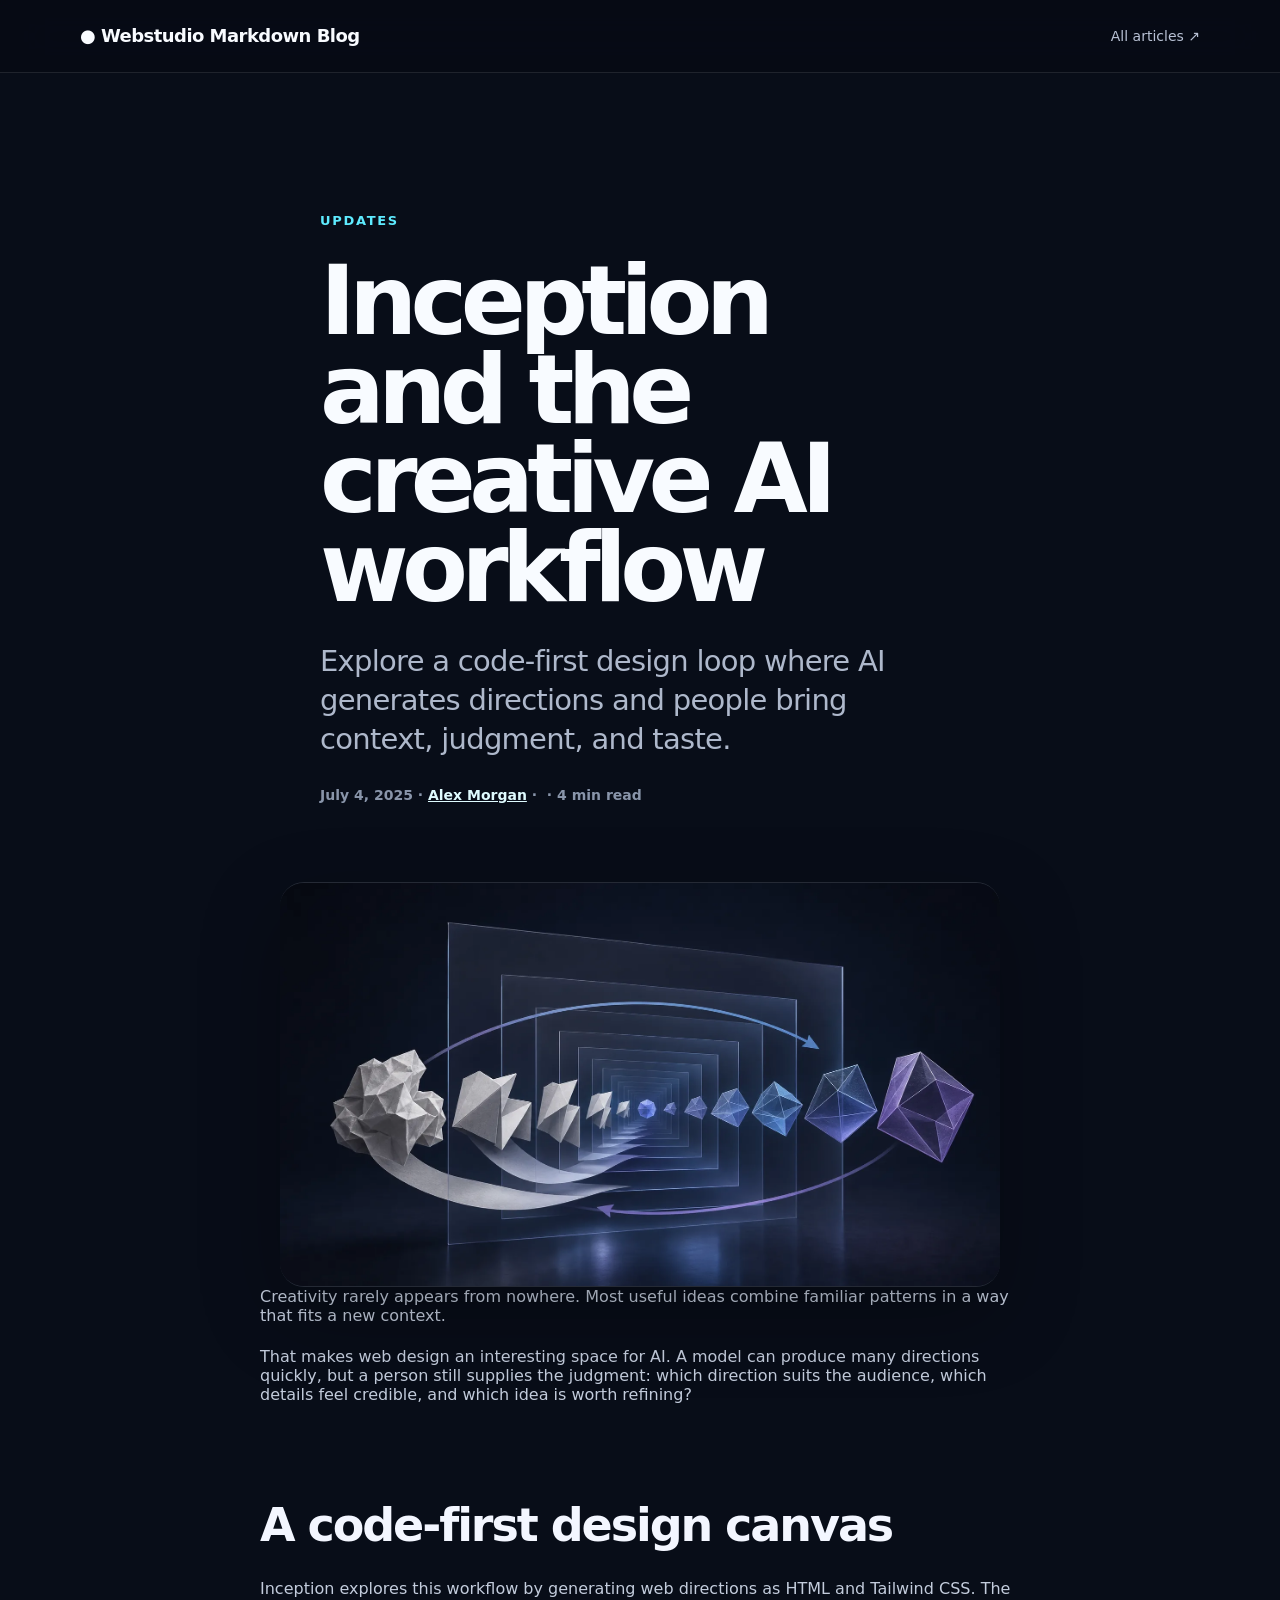
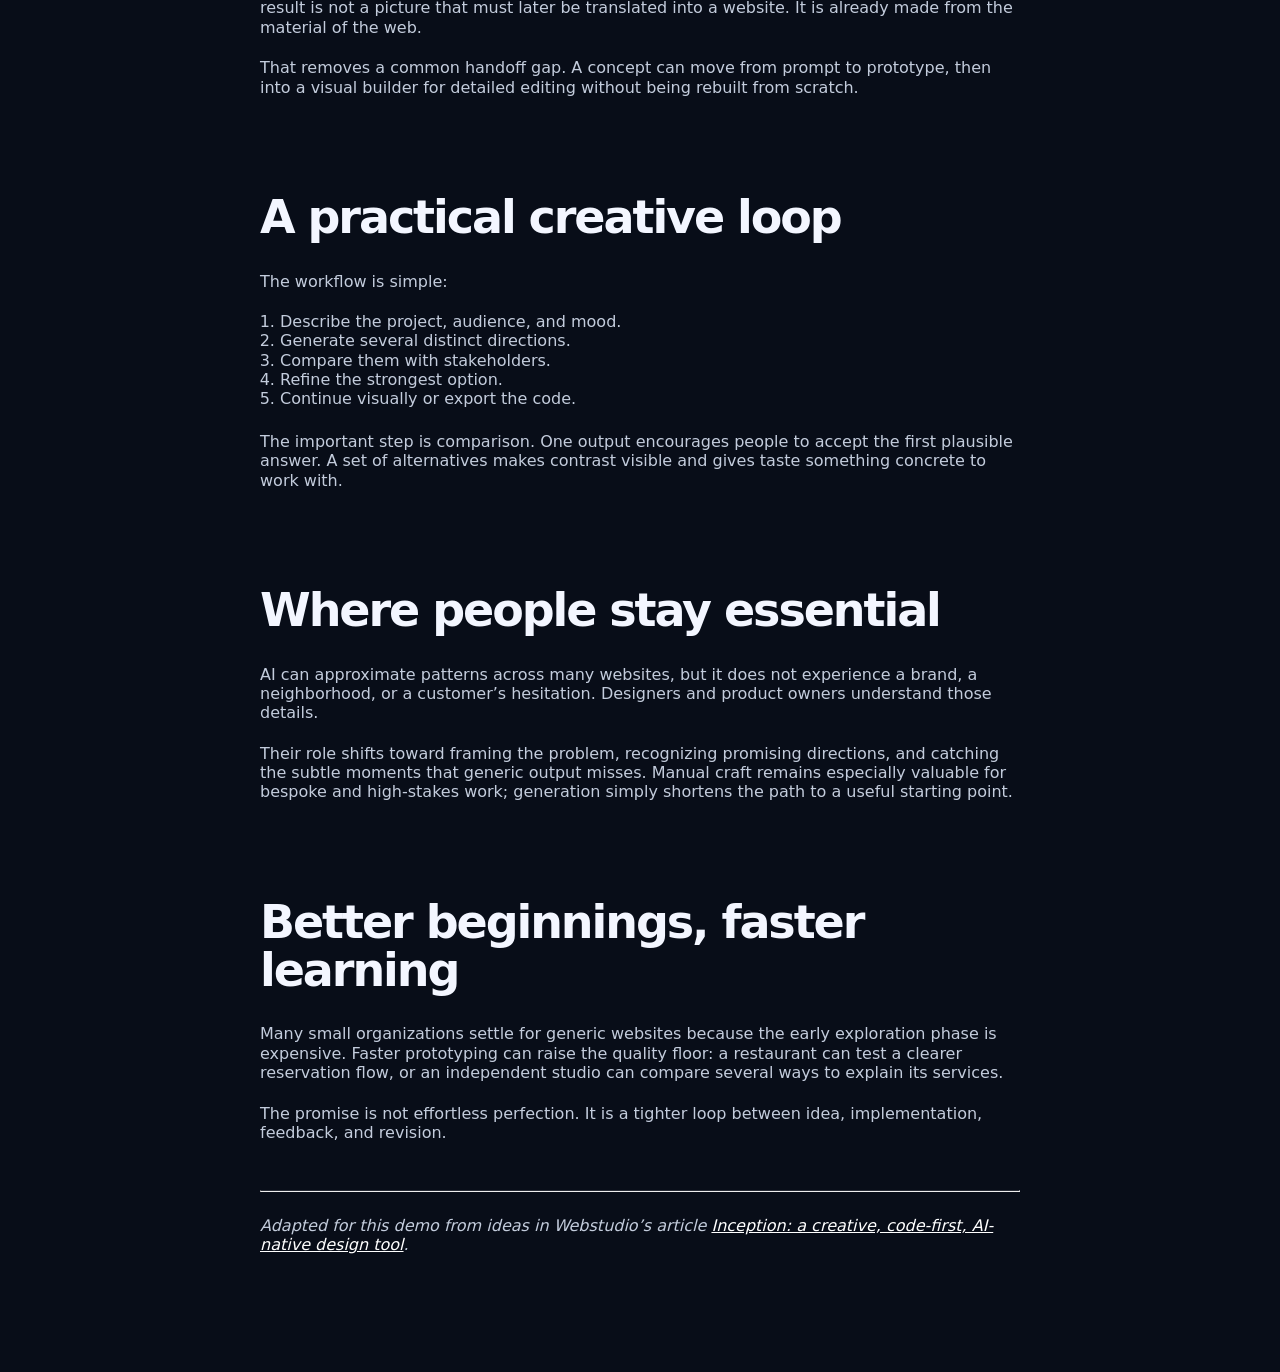
<file: posts/inception-and-creative-ai/index.html>
<!DOCTYPE html><html lang="en" data-ws-project="6e65f9a7-75ad-4807-bcf0-15dfd5383bef" data-ws-version="122" data-ws-last-published="2026-11-17T20:34:29.580Z"><head><link rel="stylesheet" type="text/css" href="/assets/static/app_generated_index-6937cd5a.D1b9HXP-.css"><meta charSet="UTF-8"/><meta name="viewport" content="width=device-width,initial-scale=1"/><link rel="preload" as="image" imageSrcSet="/assets/inception-and-creative-ai-feature_cRTg9Q9UXcW1YxgFUuNA-.webp 384w, /assets/inception-and-creative-ai-feature_cRTg9Q9UXcW1YxgFUuNA-.webp 640w, /assets/inception-and-creative-ai-feature_cRTg9Q9UXcW1YxgFUuNA-.webp 750w, /assets/inception-and-creative-ai-feature_cRTg9Q9UXcW1YxgFUuNA-.webp 828w, /assets/inception-and-creative-ai-feature_cRTg9Q9UXcW1YxgFUuNA-.webp 1080w, /assets/inception-and-creative-ai-feature_cRTg9Q9UXcW1YxgFUuNA-.webp 1200w, /assets/inception-and-creative-ai-feature_cRTg9Q9UXcW1YxgFUuNA-.webp 1920w, /assets/inception-and-creative-ai-feature_cRTg9Q9UXcW1YxgFUuNA-.webp 2048w, /assets/inception-and-creative-ai-feature_cRTg9Q9UXcW1YxgFUuNA-.webp 3840w" imageSizes="(min-width: 1280px) 50vw, 100vw" referrerPolicy="no-referrer"/><meta property="og:url" content="https://url/posts/inception-and-creative-ai"/><meta property="og:title" content="Post — Webstudio Markdown Blog"/><meta property="og:type" content="website"/><meta name="robots" content="noindex, nofollow"/><meta name="description" content="A markdown-powered article from Webstudio Markdown Blog."/><meta property="og:description" content="A markdown-powered article from Webstudio Markdown Blog."/><meta property="og:image" content="/assets/webstudio-markdown-blog-social-dark_uhcmJwC9wvfpJYXNzf7Zr.png"/><meta property="twitter:card" content="summary_large_image"/><title>Post — Webstudio Markdown Blog</title></head><body class="w-element c1ui1qin c1bxw9w cyp70pp cn0uopf c1oj1tul c1kz4elo c1ge1zvl"><div class="w-element c1mjpj9u cn0uopf c1t2874e canv74j c1wpny7b cim5vl1 c170gioe c1iskxtz c1kz4elo c1o9aei8 c1nzkycn"><header class="w-element czg45jv ceaz3vu c1qxa9ss"><div class="w-element c1pytlr6 cxbbqeu c1ip4jvn c1uyu1vd cs33bbt c18orv3f cnb8s0y ct3jrtc ctp1q5h cqktqjq ckav482 cwbh23c c10rhvk8"><a class="w-element c14j3ucy c1bv9es9 cm3j01 ce1vib8 ci0v0cy cjyldw7 c15j583e c3ezzk" href="/">● Webstudio Markdown Blog</a><a class="w-element c1th4ug3 c1yu0w64 c1bv9es9 cm3j01 ce1vib8 c3ezzk" href="/">All articles ↗</a></div></header><main class="w-element"><article class="w-element c1pytlr6 cwj0k2z c1ip4jvn c1uyu1vd cs33bbt c18orv3f cx0k945 chofwdt c13z5mex caxx41 cv3li6y cztnz1x cfqds04 c2wzzed c15ekr4g c18z3k9q"><header class="w-element c1pytlr6 cxbbqeu c1ip4jvn c1uyu1vd cs33bbt c18orv3f c1vzpiam c1u1l6vk cw4qj9w c1jj4jt4 c1f2zere c1d28lc1 c1rxxqzi"><p class="w-element cqnr7i6 c1tzhrqy c1bi291b c19stc3m cjrght1 cjty192">Updates</p><h1 class="w-element c1k1if67 c28ouwj c1baxn4p c1bh4il c14j3ucy cjty192">Inception and the creative AI workflow</h1><p class="w-element cwj0k2z c1x1kp0l c1bseu58 cmuj0h cp7603t cjty192">Explore a code-first design loop where AI generates directions and people bring context, judgment, and taste.</p><p class="w-element c1yu0w64 c1dprk4g c1lm50ur cjty192"><time dateTime="2025-07-04" class="w-time">July 4, 2025</time><span class="w-element"> · </span><a class="w-element cawsi0b" href="/authors/alex-morgan">Alex Morgan</a><span class="w-element"> · </span><span class="w-element"> · <!-- -->4 min read</span></p></header><div aria-hidden="false" class="w-element c1xz93uj cn0uopf c19r2mex c9vfihe ck0y5n3 ceicbim c1e7wzaq c1pjof9a cn9xrve ceo39xr czj8b36 crjhs1 c16uj184 cct9261 ceyxs1i c1oia3z7 cv3li6y c9q9i63 c1pytlr6 cxbbqeu c18orv3f c1uyu1vd c14ybndl cyp70pp c949e6f c14jm7ow c1g49dsl c19lbpjt"><img referrerPolicy="no-referrer" class="w-image cv3li6y c1bxw9w c1mlnv5z cfsk53i" alt="Nested translucent frames and evolving geometric forms illustrate an iterative creative workflow." sizes="(min-width: 1280px) 50vw, 100vw" srcSet="/assets/inception-and-creative-ai-feature_cRTg9Q9UXcW1YxgFUuNA-.webp 384w, /assets/inception-and-creative-ai-feature_cRTg9Q9UXcW1YxgFUuNA-.webp 640w, /assets/inception-and-creative-ai-feature_cRTg9Q9UXcW1YxgFUuNA-.webp 750w, /assets/inception-and-creative-ai-feature_cRTg9Q9UXcW1YxgFUuNA-.webp 828w, /assets/inception-and-creative-ai-feature_cRTg9Q9UXcW1YxgFUuNA-.webp 1080w, /assets/inception-and-creative-ai-feature_cRTg9Q9UXcW1YxgFUuNA-.webp 1200w, /assets/inception-and-creative-ai-feature_cRTg9Q9UXcW1YxgFUuNA-.webp 1920w, /assets/inception-and-creative-ai-feature_cRTg9Q9UXcW1YxgFUuNA-.webp 2048w, /assets/inception-and-creative-ai-feature_cRTg9Q9UXcW1YxgFUuNA-.webp 3840w" src="/assets/inception-and-creative-ai-feature_cRTg9Q9UXcW1YxgFUuNA-.webp" decoding="async" loading="eager"/></div><p class="w-element c1ip4jvn cofq7r6 c9ghbmr">Creativity rarely appears from nowhere. Most useful ideas combine familiar patterns in a way that fits a new context.</p><p class="w-element c1ip4jvn cofq7r6 c9ghbmr">That makes web design an interesting space for AI. A model can produce many directions quickly, but a person still supplies the judgment: which direction suits the audience, which details feel credible, and which idea is worth refining?</p><h2 class="w-element c1ykahfv c1fiwcpy cf3779l c1qog6qk c4tvqln cnxevi5">A code-first design canvas</h2><p class="w-element c1ip4jvn cofq7r6 c9ghbmr">Inception explores this workflow by generating web directions as HTML and Tailwind CSS. The result is not a picture that must later be translated into a website. It is already made from the material of the web.</p><p class="w-element c1ip4jvn cofq7r6 c9ghbmr">That removes a common handoff gap. A concept can move from prompt to prototype, then into a visual builder for detailed editing without being rebuilt from scratch.</p><h2 class="w-element c1ykahfv c1fiwcpy cf3779l c1qog6qk c4tvqln cnxevi5">A practical creative loop</h2><p class="w-element c1ip4jvn cofq7r6 c9ghbmr">The workflow is simple:</p><ol class="w-element c1ip4jvn c157b7bq c8vtfa8 c9ghbmr"><li class="w-element">Describe the project, audience, and mood.</li><li class="w-element">Generate several distinct directions.</li><li class="w-element">Compare them with stakeholders.</li><li class="w-element">Refine the strongest option.</li><li class="w-element">Continue visually or export the code.</li></ol><p class="w-element c1ip4jvn cofq7r6 c9ghbmr">The important step is comparison. One output encourages people to accept the first plausible answer. A set of alternatives makes contrast visible and gives taste something concrete to work with.</p><h2 class="w-element c1ykahfv c1fiwcpy cf3779l c1qog6qk c4tvqln cnxevi5">Where people stay essential</h2><p class="w-element c1ip4jvn cofq7r6 c9ghbmr">AI can approximate patterns across many websites, but it does not experience a brand, a neighborhood, or a customer’s hesitation. Designers and product owners understand those details.</p><p class="w-element c1ip4jvn cofq7r6 c9ghbmr">Their role shifts toward framing the problem, recognizing promising directions, and catching the subtle moments that generic output misses. Manual craft remains especially valuable for bespoke and high-stakes work; generation simply shortens the path to a useful starting point.</p><h2 class="w-element c1ykahfv c1fiwcpy cf3779l c1qog6qk c4tvqln cnxevi5">Better beginnings, faster learning</h2><p class="w-element c1ip4jvn cofq7r6 c9ghbmr">Many small organizations settle for generic websites because the early exploration phase is expensive. Faster prototyping can raise the quality floor: a restaurant can test a clearer reservation flow, or an independent studio can compare several ways to explain its services.</p><p class="w-element c1ip4jvn cofq7r6 c9ghbmr">The promise is not effortless perfection. It is a tighter loop between idea, implementation, feedback, and revision.</p><hr class="w-element c1amtyo c157b7bq cp6llqb"/><p class="w-element c1ip4jvn cofq7r6 c9ghbmr"><em class="w-element">Adapted for this demo from ideas in Webstudio’s article <a href="https://webstudio.is/blog/inception-a-creative-code-first-ai-native-design-tool" class="w-element c3d4lp8 c1wrq1os c1qwwgau">Inception: a creative, code-first, AI-native design tool</a>.</em></p></article></main></div><script id="vike_pageContext" type="application/json">{"pageId":"\/pages\/posts\/@slug","routeParams":{"slug":"inception-and-creative-ai"},"data":{"url":"https:\/\/url\/posts\/inception-and-creative-ai","system":{"params":{"slug":"inception-and-creative-ai"},"search":{},"origin":"https:\/\/url","pathname":"\/posts\/inception-and-creative-ai"},"resources":{"article_1":{"ok":true,"status":200,"statusText":"","data":{"id":"6hT6IClBBa7GKEAoHyOiT","properties":{"title":"Inception and the creative AI workflow","category":"Updates","publishedAt":"2025-07-04","author":{"name":"Alex Morgan","slug":"alex-morgan"},"readTime":"4 min read","excerpt":"Explore a code-first design loop where AI generates directions and people bring context, judgment, and taste.","featureImage":{"id":"LvMvBItB7cpc6PbuVnemV","projectId":"6e65f9a7-75ad-4807-bcf0-15dfd5383bef","size":59138,"name":"inception-and-creative-ai-feature.webp","filename":"inception-and-creative-ai-feature","description":"Nested translucent frames and evolving geometric forms illustrate an iterative creative workflow.","folderId":"2OPAXIiftsvypJUB3cFzB","createdAt":"2026-08-03T11:40:40.053+00:00","updatedAt":"2026-08-03T11:40:40.053+00:00","format":"webp","meta":{"width":1672,"height":941},"type":"image","width":1672,"height":941,"mimeType":"image\/webp","src":"\/assets\/inception-and-creative-ai-feature_cRTg9Q9UXcW1YxgFUuNA-.webp"}},"content":{"encoding":"utf-8","text":"\nCreativity rarely appears from nowhere. Most useful ideas combine familiar patterns in a way that fits a new context.\n\nThat makes web design an interesting space for AI. A model can produce many directions quickly, but a person still supplies the judgment: which direction suits the audience, which details feel credible, and which idea is worth refining?\n\n## A code-first design canvas\n\nInception explores this workflow by generating web directions as HTML and Tailwind CSS. The result is not a picture that must later be translated into a website. It is already made from the material of the web.\n\nThat removes a common handoff gap. A concept can move from prompt to prototype, then into a visual builder for detailed editing without being rebuilt from scratch.\n\n## A practical creative loop\n\nThe workflow is simple:\n\n1. Describe the project, audience, and mood.\n2. Generate several distinct directions.\n3. Compare them with stakeholders.\n4. Refine the strongest option.\n5. Continue visually or export the code.\n\nThe important step is comparison. One output encourages people to accept the first plausible answer. A set of alternatives makes contrast visible and gives taste something concrete to work with.\n\n## Where people stay essential\n\nAI can approximate patterns across many websites, but it does not experience a brand, a neighborhood, or a customer’s hesitation. Designers and product owners understand those details.\n\nTheir role shifts toward framing the problem, recognizing promising directions, and catching the subtle moments that generic output misses. Manual craft remains especially valuable for bespoke and high-stakes work; generation simply shortens the path to a useful starting point.\n\n## Better beginnings, faster learning\n\nMany small organizations settle for generic websites because the early exploration phase is expensive. Faster prototyping can raise the quality floor: a restaurant can test a clearer reservation flow, or an independent studio can compare several ways to explain its services.\n\nThe promise is not effortless perfection. It is a tighter loop between idea, implementation, feedback, and revision.\n\n---\n\n*Adapted for this demo from ideas in Webstudio’s article [Inception: a creative, code-first, AI-native design tool](https:\/\/webstudio.is\/blog\/inception-a-creative-code-first-ai-native-design-tool).*\n"}},"meta":{"totalCount":1}}},"pageMeta":{"title":"Post — Webstudio Markdown Blog","description":"A markdown-powered article from Webstudio Markdown Blog.","excludePageFromSearch":true,"language":"en","socialImageAssetName":"webstudio-markdown-blog-social-dark_uhcmJwC9wvfpJYXNzf7Zr.png","socialImageUrl":"!undefined","status":200,"redirect":"!undefined","content":"!undefined","custom":[]}}}</script><script id="vike_globalContext" type="application/json">{}</script><script src="/assets/entries/entry-server-routing.Z7S6BmoQ.js" type="module" async></script><link rel="modulepreload" href="/assets/entries/pages_posts_-slug.ybt3PuvR.js" as="script" type="text/javascript"><link rel="modulepreload" href="/assets/chunks/chunk-PdMnuwsR.js" as="script" type="text/javascript"></body></html>
</file>
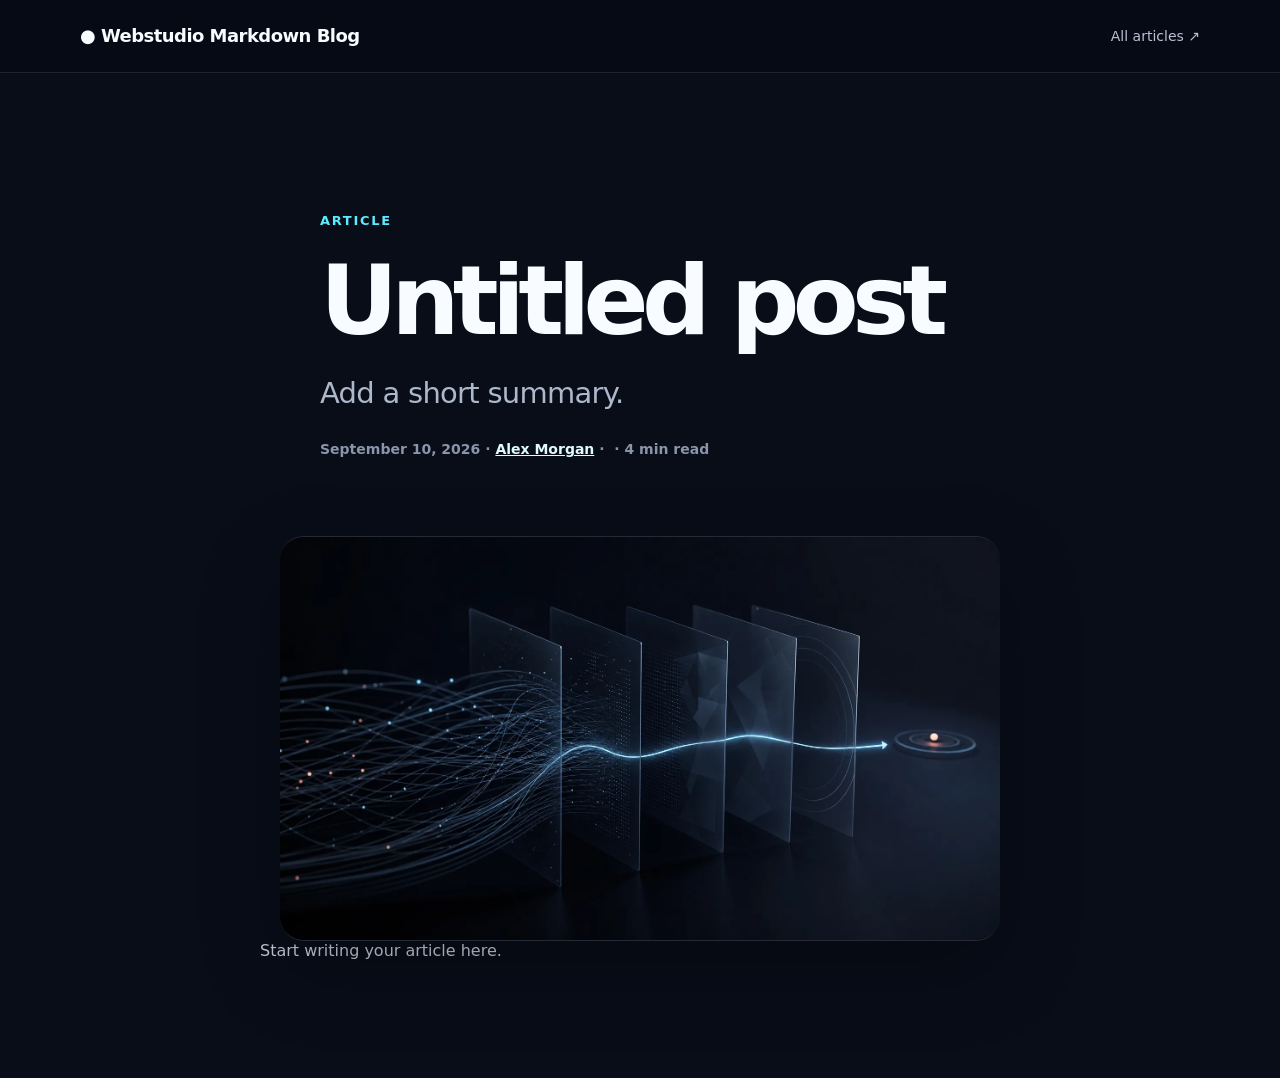
<file: posts/new-post/index.html>
<!DOCTYPE html><html lang="en" data-ws-project="6e65f9a7-75ad-4807-bcf0-15dfd5383bef" data-ws-version="122" data-ws-last-published="2026-11-17T20:34:29.580Z"><head><link rel="stylesheet" type="text/css" href="/assets/static/app_generated_index-6937cd5a.D1b9HXP-.css"><meta charSet="UTF-8"/><meta name="viewport" content="width=device-width,initial-scale=1"/><link rel="preload" as="image" imageSrcSet="/assets/designing-with-intent-feature_efgl-2XlBIT3-l6saecjy.webp 384w, /assets/designing-with-intent-feature_efgl-2XlBIT3-l6saecjy.webp 640w, /assets/designing-with-intent-feature_efgl-2XlBIT3-l6saecjy.webp 750w, /assets/designing-with-intent-feature_efgl-2XlBIT3-l6saecjy.webp 828w, /assets/designing-with-intent-feature_efgl-2XlBIT3-l6saecjy.webp 1080w, /assets/designing-with-intent-feature_efgl-2XlBIT3-l6saecjy.webp 1200w, /assets/designing-with-intent-feature_efgl-2XlBIT3-l6saecjy.webp 1920w, /assets/designing-with-intent-feature_efgl-2XlBIT3-l6saecjy.webp 2048w, /assets/designing-with-intent-feature_efgl-2XlBIT3-l6saecjy.webp 3840w" imageSizes="(min-width: 1280px) 50vw, 100vw" referrerPolicy="no-referrer"/><meta property="og:url" content="https://url/posts/new-post"/><meta property="og:title" content="Post — Webstudio Markdown Blog"/><meta property="og:type" content="website"/><meta name="robots" content="noindex, nofollow"/><meta name="description" content="A markdown-powered article from Webstudio Markdown Blog."/><meta property="og:description" content="A markdown-powered article from Webstudio Markdown Blog."/><meta property="og:image" content="/assets/webstudio-markdown-blog-social-dark_uhcmJwC9wvfpJYXNzf7Zr.png"/><meta property="twitter:card" content="summary_large_image"/><title>Post — Webstudio Markdown Blog</title></head><body class="w-element c1ui1qin c1bxw9w cyp70pp cn0uopf c1oj1tul c1kz4elo c1ge1zvl"><div class="w-element c1mjpj9u cn0uopf c1t2874e canv74j c1wpny7b cim5vl1 c170gioe c1iskxtz c1kz4elo c1o9aei8 c1nzkycn"><header class="w-element czg45jv ceaz3vu c1qxa9ss"><div class="w-element c1pytlr6 cxbbqeu c1ip4jvn c1uyu1vd cs33bbt c18orv3f cnb8s0y ct3jrtc ctp1q5h cqktqjq ckav482 cwbh23c c10rhvk8"><a class="w-element c14j3ucy c1bv9es9 cm3j01 ce1vib8 ci0v0cy cjyldw7 c15j583e c3ezzk" href="/">● Webstudio Markdown Blog</a><a class="w-element c1th4ug3 c1yu0w64 c1bv9es9 cm3j01 ce1vib8 c3ezzk" href="/">All articles ↗</a></div></header><main class="w-element"><article class="w-element c1pytlr6 cwj0k2z c1ip4jvn c1uyu1vd cs33bbt c18orv3f cx0k945 chofwdt c13z5mex caxx41 cv3li6y cztnz1x cfqds04 c2wzzed c15ekr4g c18z3k9q"><header class="w-element c1pytlr6 cxbbqeu c1ip4jvn c1uyu1vd cs33bbt c18orv3f c1vzpiam c1u1l6vk cw4qj9w c1jj4jt4 c1f2zere c1d28lc1 c1rxxqzi"><p class="w-element cqnr7i6 c1tzhrqy c1bi291b c19stc3m cjrght1 cjty192">Article</p><h1 class="w-element c1k1if67 c28ouwj c1baxn4p c1bh4il c14j3ucy cjty192">Untitled post</h1><p class="w-element cwj0k2z c1x1kp0l c1bseu58 cmuj0h cp7603t cjty192">Add a short summary.</p><p class="w-element c1yu0w64 c1dprk4g c1lm50ur cjty192"><time dateTime="2026-09-10" class="w-time">September 10, 2026</time><span class="w-element"> · </span><a class="w-element cawsi0b" href="/authors/alex-morgan">Alex Morgan</a><span class="w-element"> · </span><span class="w-element"> · <!-- -->4 min read</span></p></header><div aria-hidden="false" class="w-element c1xz93uj cn0uopf c19r2mex c9vfihe ck0y5n3 ceicbim c1e7wzaq c1pjof9a cn9xrve ceo39xr czj8b36 crjhs1 c16uj184 cct9261 ceyxs1i c1oia3z7 cv3li6y c9q9i63 c1pytlr6 cxbbqeu c18orv3f c1uyu1vd c14ybndl cyp70pp c949e6f c14jm7ow c1g49dsl c19lbpjt"><img referrerPolicy="no-referrer" class="w-image cv3li6y c1bxw9w c1mlnv5z cfsk53i" alt="A single luminous path emerging from many possibilities through dark translucent planes." sizes="(min-width: 1280px) 50vw, 100vw" srcSet="/assets/designing-with-intent-feature_efgl-2XlBIT3-l6saecjy.webp 384w, /assets/designing-with-intent-feature_efgl-2XlBIT3-l6saecjy.webp 640w, /assets/designing-with-intent-feature_efgl-2XlBIT3-l6saecjy.webp 750w, /assets/designing-with-intent-feature_efgl-2XlBIT3-l6saecjy.webp 828w, /assets/designing-with-intent-feature_efgl-2XlBIT3-l6saecjy.webp 1080w, /assets/designing-with-intent-feature_efgl-2XlBIT3-l6saecjy.webp 1200w, /assets/designing-with-intent-feature_efgl-2XlBIT3-l6saecjy.webp 1920w, /assets/designing-with-intent-feature_efgl-2XlBIT3-l6saecjy.webp 2048w, /assets/designing-with-intent-feature_efgl-2XlBIT3-l6saecjy.webp 3840w" src="/assets/designing-with-intent-feature_efgl-2XlBIT3-l6saecjy.webp" decoding="async" loading="eager"/></div><p class="w-element c1ip4jvn cofq7r6 c9ghbmr">Start writing your article here.</p></article></main></div><script id="vike_pageContext" type="application/json">{"pageId":"\/pages\/posts\/@slug","routeParams":{"slug":"new-post"},"data":{"url":"https:\/\/url\/posts\/new-post","system":{"params":{"slug":"new-post"},"search":{},"origin":"https:\/\/url","pathname":"\/posts\/new-post"},"resources":{"article_1":{"ok":true,"status":200,"statusText":"","data":{"id":"vgFWK09LqpHUhCSsHzrnH","properties":{"title":"Untitled post","category":"Article","excerpt":"Add a short summary.","publishedAt":"2026-09-10","author":{"name":"Alex Morgan","slug":"alex-morgan"},"readTime":"4 min read","featureImage":{"id":"tRqS-JZkpFWYnGX-OTSe0","projectId":"6e65f9a7-75ad-4807-bcf0-15dfd5383bef","size":67924,"name":"designing-with-intent-feature.webp","filename":"designing-with-intent-feature","description":"A single luminous path emerging from many possibilities through dark translucent planes.","folderId":"2OPAXIiftsvypJUB3cFzB","createdAt":"2026-08-03T11:40:39.986+00:00","updatedAt":"2026-08-03T11:40:39.986+00:00","format":"webp","meta":{"width":1672,"height":941},"type":"image","width":1672,"height":941,"mimeType":"image\/webp","src":"\/assets\/designing-with-intent-feature_efgl-2XlBIT3-l6saecjy.webp"}},"content":{"encoding":"utf-8","text":"\nStart writing your article here.\n"}},"meta":{"totalCount":1}}},"pageMeta":{"title":"Post — Webstudio Markdown Blog","description":"A markdown-powered article from Webstudio Markdown Blog.","excludePageFromSearch":true,"language":"en","socialImageAssetName":"webstudio-markdown-blog-social-dark_uhcmJwC9wvfpJYXNzf7Zr.png","socialImageUrl":"!undefined","status":200,"redirect":"!undefined","content":"!undefined","custom":[]}}}</script><script id="vike_globalContext" type="application/json">{}</script><script src="/assets/entries/entry-server-routing.Z7S6BmoQ.js" type="module" async></script><link rel="modulepreload" href="/assets/entries/pages_posts_-slug.ybt3PuvR.js" as="script" type="text/javascript"><link rel="modulepreload" href="/assets/chunks/chunk-PdMnuwsR.js" as="script" type="text/javascript"></body></html>
</file>
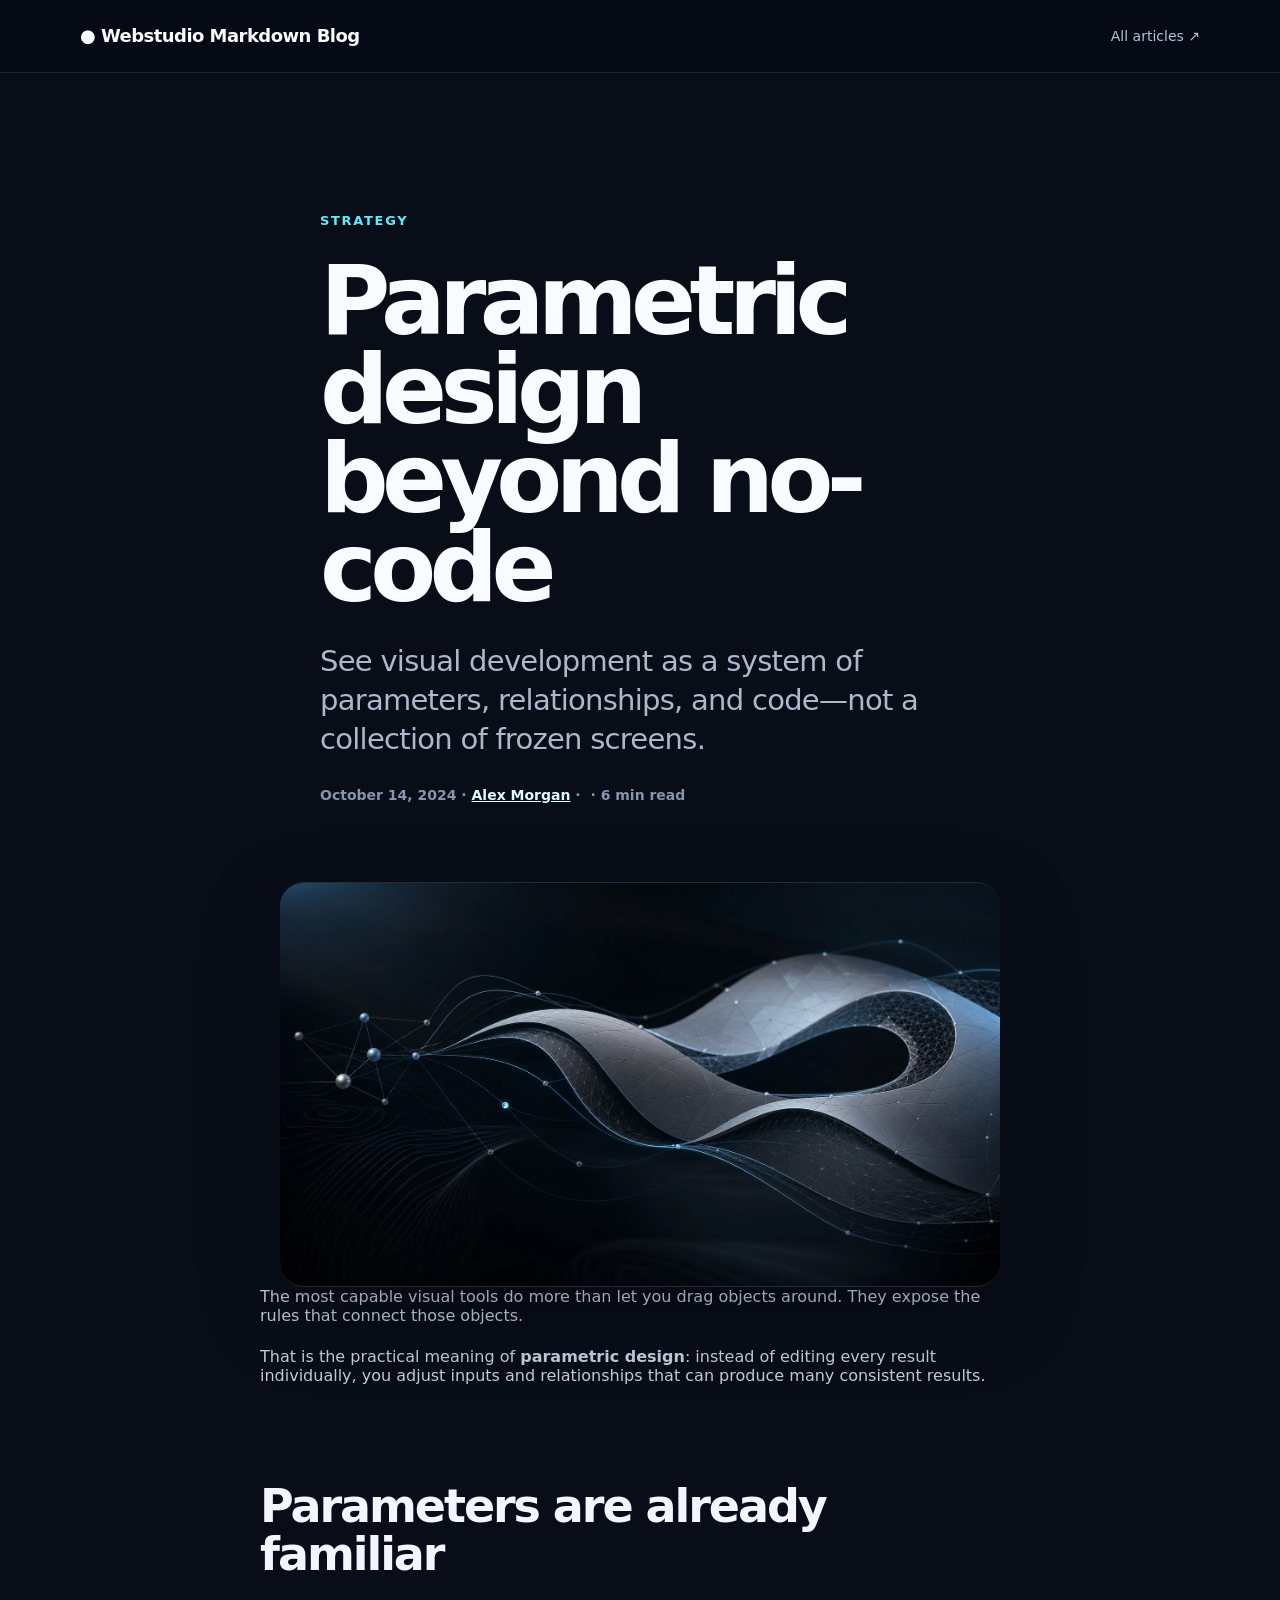
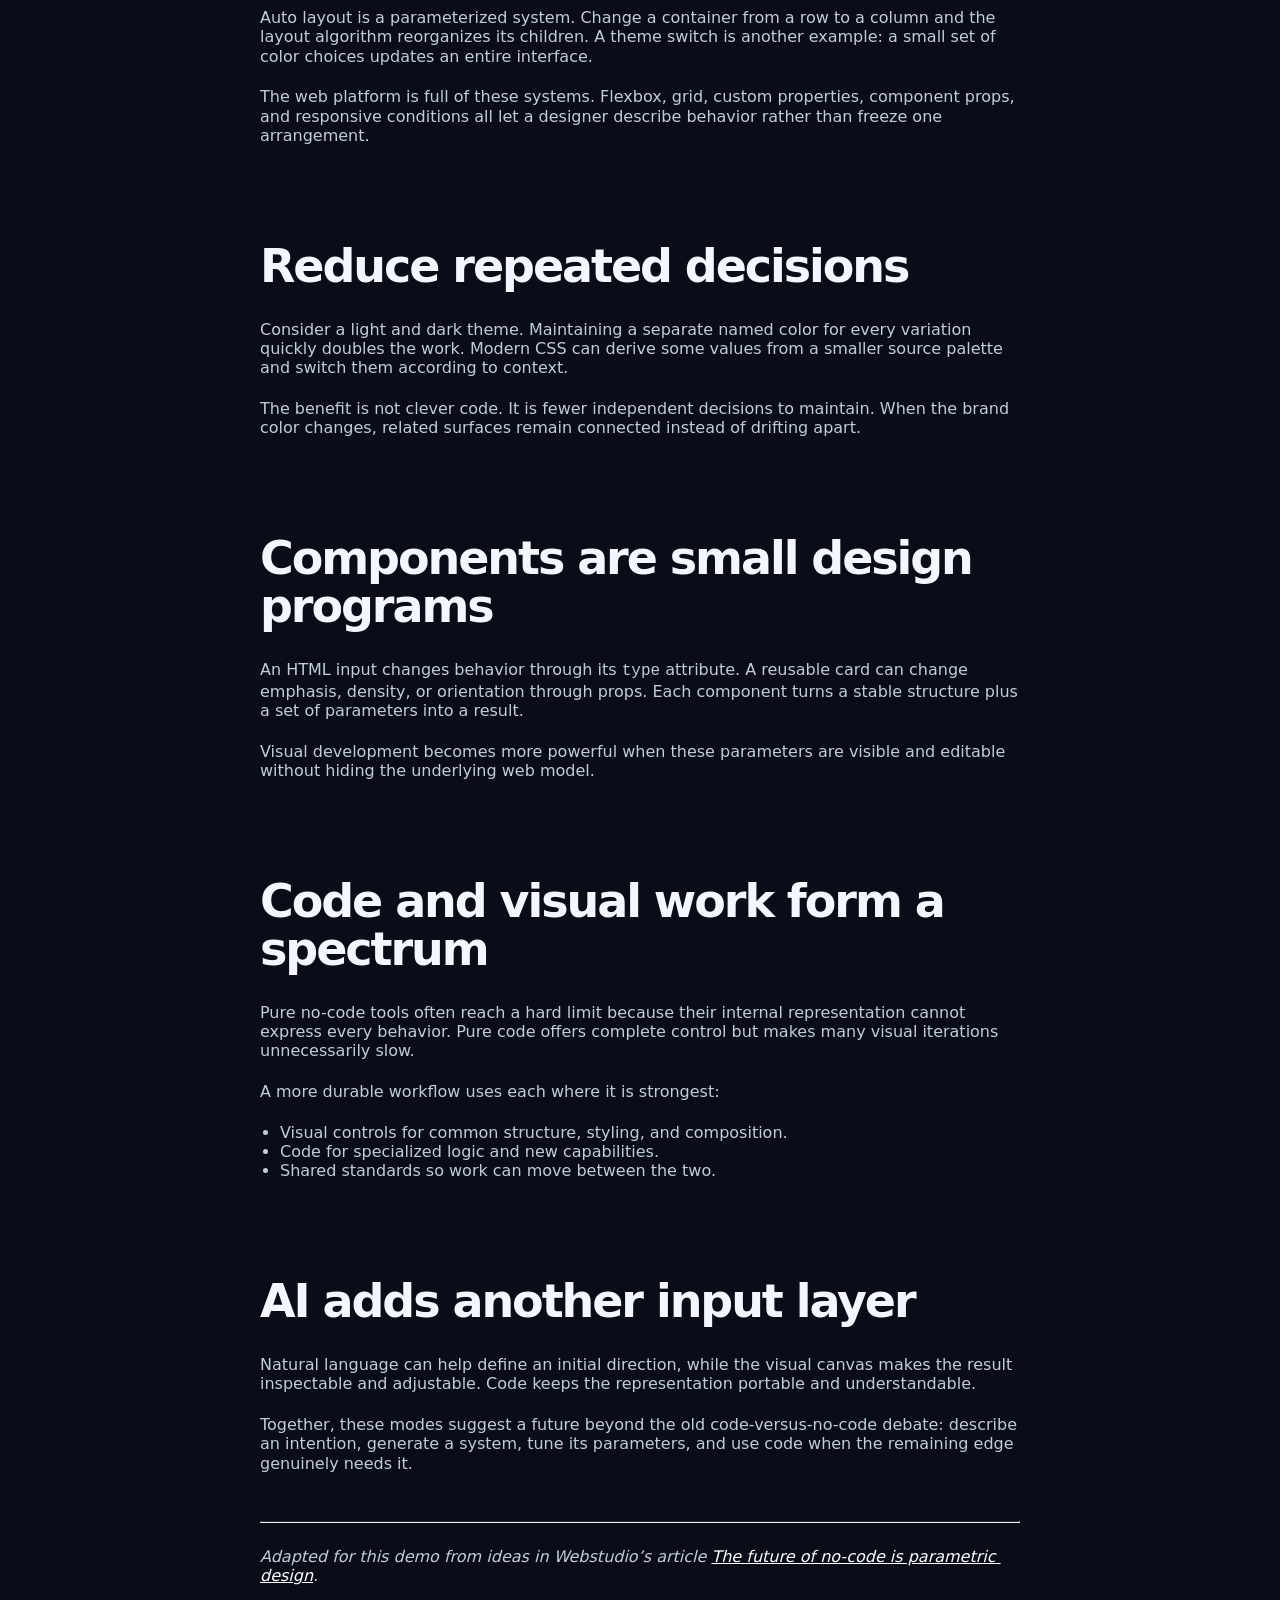
<file: posts/parametric-design-beyond-no-code/index.html>
<!DOCTYPE html><html lang="en" data-ws-project="6e65f9a7-75ad-4807-bcf0-15dfd5383bef" data-ws-version="122" data-ws-last-published="2026-11-17T20:34:29.580Z"><head><link rel="stylesheet" type="text/css" href="/assets/static/app_generated_index-6937cd5a.D1b9HXP-.css"><meta charSet="UTF-8"/><meta name="viewport" content="width=device-width,initial-scale=1"/><link rel="preload" as="image" imageSrcSet="/assets/parametric-design-feature_MT9jqNirwf-yrrbJOD0yE.webp 384w, /assets/parametric-design-feature_MT9jqNirwf-yrrbJOD0yE.webp 640w, /assets/parametric-design-feature_MT9jqNirwf-yrrbJOD0yE.webp 750w, /assets/parametric-design-feature_MT9jqNirwf-yrrbJOD0yE.webp 828w, /assets/parametric-design-feature_MT9jqNirwf-yrrbJOD0yE.webp 1080w, /assets/parametric-design-feature_MT9jqNirwf-yrrbJOD0yE.webp 1200w, /assets/parametric-design-feature_MT9jqNirwf-yrrbJOD0yE.webp 1920w, /assets/parametric-design-feature_MT9jqNirwf-yrrbJOD0yE.webp 2048w, /assets/parametric-design-feature_MT9jqNirwf-yrrbJOD0yE.webp 3840w" imageSizes="(min-width: 1280px) 50vw, 100vw" referrerPolicy="no-referrer"/><meta property="og:url" content="https://url/posts/parametric-design-beyond-no-code"/><meta property="og:title" content="Post — Webstudio Markdown Blog"/><meta property="og:type" content="website"/><meta name="robots" content="noindex, nofollow"/><meta name="description" content="A markdown-powered article from Webstudio Markdown Blog."/><meta property="og:description" content="A markdown-powered article from Webstudio Markdown Blog."/><meta property="og:image" content="/assets/webstudio-markdown-blog-social-dark_uhcmJwC9wvfpJYXNzf7Zr.png"/><meta property="twitter:card" content="summary_large_image"/><title>Post — Webstudio Markdown Blog</title></head><body class="w-element c1ui1qin c1bxw9w cyp70pp cn0uopf c1oj1tul c1kz4elo c1ge1zvl"><div class="w-element c1mjpj9u cn0uopf c1t2874e canv74j c1wpny7b cim5vl1 c170gioe c1iskxtz c1kz4elo c1o9aei8 c1nzkycn"><header class="w-element czg45jv ceaz3vu c1qxa9ss"><div class="w-element c1pytlr6 cxbbqeu c1ip4jvn c1uyu1vd cs33bbt c18orv3f cnb8s0y ct3jrtc ctp1q5h cqktqjq ckav482 cwbh23c c10rhvk8"><a class="w-element c14j3ucy c1bv9es9 cm3j01 ce1vib8 ci0v0cy cjyldw7 c15j583e c3ezzk" href="/">● Webstudio Markdown Blog</a><a class="w-element c1th4ug3 c1yu0w64 c1bv9es9 cm3j01 ce1vib8 c3ezzk" href="/">All articles ↗</a></div></header><main class="w-element"><article class="w-element c1pytlr6 cwj0k2z c1ip4jvn c1uyu1vd cs33bbt c18orv3f cx0k945 chofwdt c13z5mex caxx41 cv3li6y cztnz1x cfqds04 c2wzzed c15ekr4g c18z3k9q"><header class="w-element c1pytlr6 cxbbqeu c1ip4jvn c1uyu1vd cs33bbt c18orv3f c1vzpiam c1u1l6vk cw4qj9w c1jj4jt4 c1f2zere c1d28lc1 c1rxxqzi"><p class="w-element cqnr7i6 c1tzhrqy c1bi291b c19stc3m cjrght1 cjty192">Strategy</p><h1 class="w-element c1k1if67 c28ouwj c1baxn4p c1bh4il c14j3ucy cjty192">Parametric design beyond no-code</h1><p class="w-element cwj0k2z c1x1kp0l c1bseu58 cmuj0h cp7603t cjty192">See visual development as a system of parameters, relationships, and code—not a collection of frozen screens.</p><p class="w-element c1yu0w64 c1dprk4g c1lm50ur cjty192"><time dateTime="2024-10-14" class="w-time">October 14, 2024</time><span class="w-element"> · </span><a class="w-element cawsi0b" href="/authors/alex-morgan">Alex Morgan</a><span class="w-element"> · </span><span class="w-element"> · <!-- -->6 min read</span></p></header><div aria-hidden="false" class="w-element c1xz93uj cn0uopf c19r2mex c9vfihe ck0y5n3 ceicbim c1e7wzaq c1pjof9a cn9xrve ceo39xr czj8b36 crjhs1 c16uj184 cct9261 ceyxs1i c1oia3z7 cv3li6y c9q9i63 c1pytlr6 cxbbqeu c18orv3f c1uyu1vd c14ybndl cyp70pp c949e6f c14jm7ow c1g49dsl c19lbpjt"><img referrerPolicy="no-referrer" class="w-image cv3li6y c1bxw9w c1mlnv5z cfsk53i" alt="A flowing parametric surface connects through a precise network of control points." sizes="(min-width: 1280px) 50vw, 100vw" srcSet="/assets/parametric-design-feature_MT9jqNirwf-yrrbJOD0yE.webp 384w, /assets/parametric-design-feature_MT9jqNirwf-yrrbJOD0yE.webp 640w, /assets/parametric-design-feature_MT9jqNirwf-yrrbJOD0yE.webp 750w, /assets/parametric-design-feature_MT9jqNirwf-yrrbJOD0yE.webp 828w, /assets/parametric-design-feature_MT9jqNirwf-yrrbJOD0yE.webp 1080w, /assets/parametric-design-feature_MT9jqNirwf-yrrbJOD0yE.webp 1200w, /assets/parametric-design-feature_MT9jqNirwf-yrrbJOD0yE.webp 1920w, /assets/parametric-design-feature_MT9jqNirwf-yrrbJOD0yE.webp 2048w, /assets/parametric-design-feature_MT9jqNirwf-yrrbJOD0yE.webp 3840w" src="/assets/parametric-design-feature_MT9jqNirwf-yrrbJOD0yE.webp" decoding="async" loading="eager"/></div><p class="w-element c1ip4jvn cofq7r6 c9ghbmr">The most capable visual tools do more than let you drag objects around. They expose the rules that connect those objects.</p><p class="w-element c1ip4jvn cofq7r6 c9ghbmr">That is the practical meaning of <strong class="w-element">parametric design</strong>: instead of editing every result individually, you adjust inputs and relationships that can produce many consistent results.</p><h2 class="w-element c1ykahfv c1fiwcpy cf3779l c1qog6qk c4tvqln cnxevi5">Parameters are already familiar</h2><p class="w-element c1ip4jvn cofq7r6 c9ghbmr">Auto layout is a parameterized system. Change a container from a row to a column and the layout algorithm reorganizes its children. A theme switch is another example: a small set of color choices updates an entire interface.</p><p class="w-element c1ip4jvn cofq7r6 c9ghbmr">The web platform is full of these systems. Flexbox, grid, custom properties, component props, and responsive conditions all let a designer describe behavior rather than freeze one arrangement.</p><h2 class="w-element c1ykahfv c1fiwcpy cf3779l c1qog6qk c4tvqln cnxevi5">Reduce repeated decisions</h2><p class="w-element c1ip4jvn cofq7r6 c9ghbmr">Consider a light and dark theme. Maintaining a separate named color for every variation quickly doubles the work. Modern CSS can derive some values from a smaller source palette and switch them according to context.</p><p class="w-element c1ip4jvn cofq7r6 c9ghbmr">The benefit is not clever code. It is fewer independent decisions to maintain. When the brand color changes, related surfaces remain connected instead of drifting apart.</p><h2 class="w-element c1ykahfv c1fiwcpy cf3779l c1qog6qk c4tvqln cnxevi5">Components are small design programs</h2><p class="w-element c1ip4jvn cofq7r6 c9ghbmr">An HTML input changes behavior through its <code class="w-element">type</code> attribute. A reusable card can change emphasis, density, or orientation through props. Each component turns a stable structure plus a set of parameters into a result.</p><p class="w-element c1ip4jvn cofq7r6 c9ghbmr">Visual development becomes more powerful when these parameters are visible and editable without hiding the underlying web model.</p><h2 class="w-element c1ykahfv c1fiwcpy cf3779l c1qog6qk c4tvqln cnxevi5">Code and visual work form a spectrum</h2><p class="w-element c1ip4jvn cofq7r6 c9ghbmr">Pure no-code tools often reach a hard limit because their internal representation cannot express every behavior. Pure code offers complete control but makes many visual iterations unnecessarily slow.</p><p class="w-element c1ip4jvn cofq7r6 c9ghbmr">A more durable workflow uses each where it is strongest:</p><ul class="w-element c1ip4jvn c157b7bq c8vtfa8 c9ghbmr"><li class="w-element">Visual controls for common structure, styling, and composition.</li><li class="w-element">Code for specialized logic and new capabilities.</li><li class="w-element">Shared standards so work can move between the two.</li></ul><h2 class="w-element c1ykahfv c1fiwcpy cf3779l c1qog6qk c4tvqln cnxevi5">AI adds another input layer</h2><p class="w-element c1ip4jvn cofq7r6 c9ghbmr">Natural language can help define an initial direction, while the visual canvas makes the result inspectable and adjustable. Code keeps the representation portable and understandable.</p><p class="w-element c1ip4jvn cofq7r6 c9ghbmr">Together, these modes suggest a future beyond the old code-versus-no-code debate: describe an intention, generate a system, tune its parameters, and use code when the remaining edge genuinely needs it.</p><hr class="w-element c1amtyo c157b7bq cp6llqb"/><p class="w-element c1ip4jvn cofq7r6 c9ghbmr"><em class="w-element">Adapted for this demo from ideas in Webstudio’s article <a href="https://webstudio.is/blog/the-future-of-no-code-is-parametric-design" class="w-element c3d4lp8 c1wrq1os c1qwwgau">The future of no-code is parametric design</a>.</em></p></article></main></div><script id="vike_pageContext" type="application/json">{"pageId":"\/pages\/posts\/@slug","routeParams":{"slug":"parametric-design-beyond-no-code"},"data":{"url":"https:\/\/url\/posts\/parametric-design-beyond-no-code","system":{"params":{"slug":"parametric-design-beyond-no-code"},"search":{},"origin":"https:\/\/url","pathname":"\/posts\/parametric-design-beyond-no-code"},"resources":{"article_1":{"ok":true,"status":200,"statusText":"","data":{"id":"DYCxu1t-nvkQQt6v-2pbr","properties":{"title":"Parametric design beyond no-code","category":"Strategy","publishedAt":"2024-10-14","author":{"name":"Alex Morgan","slug":"alex-morgan"},"readTime":"6 min read","excerpt":"See visual development as a system of parameters, relationships, and code—not a collection of frozen screens.","featureImage":{"id":"8_GoLIfGIsjptMQKsfL_-","projectId":"6e65f9a7-75ad-4807-bcf0-15dfd5383bef","size":73070,"name":"parametric-design-feature.webp","filename":"parametric-design-feature","description":"A flowing parametric surface connects through a precise network of control points.","folderId":"2OPAXIiftsvypJUB3cFzB","createdAt":"2026-08-03T11:40:39.618+00:00","updatedAt":"2026-08-03T11:40:39.618+00:00","format":"webp","meta":{"width":1672,"height":941},"type":"image","width":1672,"height":941,"mimeType":"image\/webp","src":"\/assets\/parametric-design-feature_MT9jqNirwf-yrrbJOD0yE.webp"}},"content":{"encoding":"utf-8","text":"\nThe most capable visual tools do more than let you drag objects around. They expose the rules that connect those objects.\n\nThat is the practical meaning of **parametric design**: instead of editing every result individually, you adjust inputs and relationships that can produce many consistent results.\n\n## Parameters are already familiar\n\nAuto layout is a parameterized system. Change a container from a row to a column and the layout algorithm reorganizes its children. A theme switch is another example: a small set of color choices updates an entire interface.\n\nThe web platform is full of these systems. Flexbox, grid, custom properties, component props, and responsive conditions all let a designer describe behavior rather than freeze one arrangement.\n\n## Reduce repeated decisions\n\nConsider a light and dark theme. Maintaining a separate named color for every variation quickly doubles the work. Modern CSS can derive some values from a smaller source palette and switch them according to context.\n\nThe benefit is not clever code. It is fewer independent decisions to maintain. When the brand color changes, related surfaces remain connected instead of drifting apart.\n\n## Components are small design programs\n\nAn HTML input changes behavior through its `type` attribute. A reusable card can change emphasis, density, or orientation through props. Each component turns a stable structure plus a set of parameters into a result.\n\nVisual development becomes more powerful when these parameters are visible and editable without hiding the underlying web model.\n\n## Code and visual work form a spectrum\n\nPure no-code tools often reach a hard limit because their internal representation cannot express every behavior. Pure code offers complete control but makes many visual iterations unnecessarily slow.\n\nA more durable workflow uses each where it is strongest:\n\n- Visual controls for common structure, styling, and composition.\n- Code for specialized logic and new capabilities.\n- Shared standards so work can move between the two.\n\n## AI adds another input layer\n\nNatural language can help define an initial direction, while the visual canvas makes the result inspectable and adjustable. Code keeps the representation portable and understandable.\n\nTogether, these modes suggest a future beyond the old code-versus-no-code debate: describe an intention, generate a system, tune its parameters, and use code when the remaining edge genuinely needs it.\n\n---\n\n*Adapted for this demo from ideas in Webstudio’s article [The future of no-code is parametric design](https:\/\/webstudio.is\/blog\/the-future-of-no-code-is-parametric-design).*\n"}},"meta":{"totalCount":1}}},"pageMeta":{"title":"Post — Webstudio Markdown Blog","description":"A markdown-powered article from Webstudio Markdown Blog.","excludePageFromSearch":true,"language":"en","socialImageAssetName":"webstudio-markdown-blog-social-dark_uhcmJwC9wvfpJYXNzf7Zr.png","socialImageUrl":"!undefined","status":200,"redirect":"!undefined","content":"!undefined","custom":[]}}}</script><script id="vike_globalContext" type="application/json">{}</script><script src="/assets/entries/entry-server-routing.Z7S6BmoQ.js" type="module" async></script><link rel="modulepreload" href="/assets/entries/pages_posts_-slug.ybt3PuvR.js" as="script" type="text/javascript"><link rel="modulepreload" href="/assets/chunks/chunk-PdMnuwsR.js" as="script" type="text/javascript"></body></html>
</file>
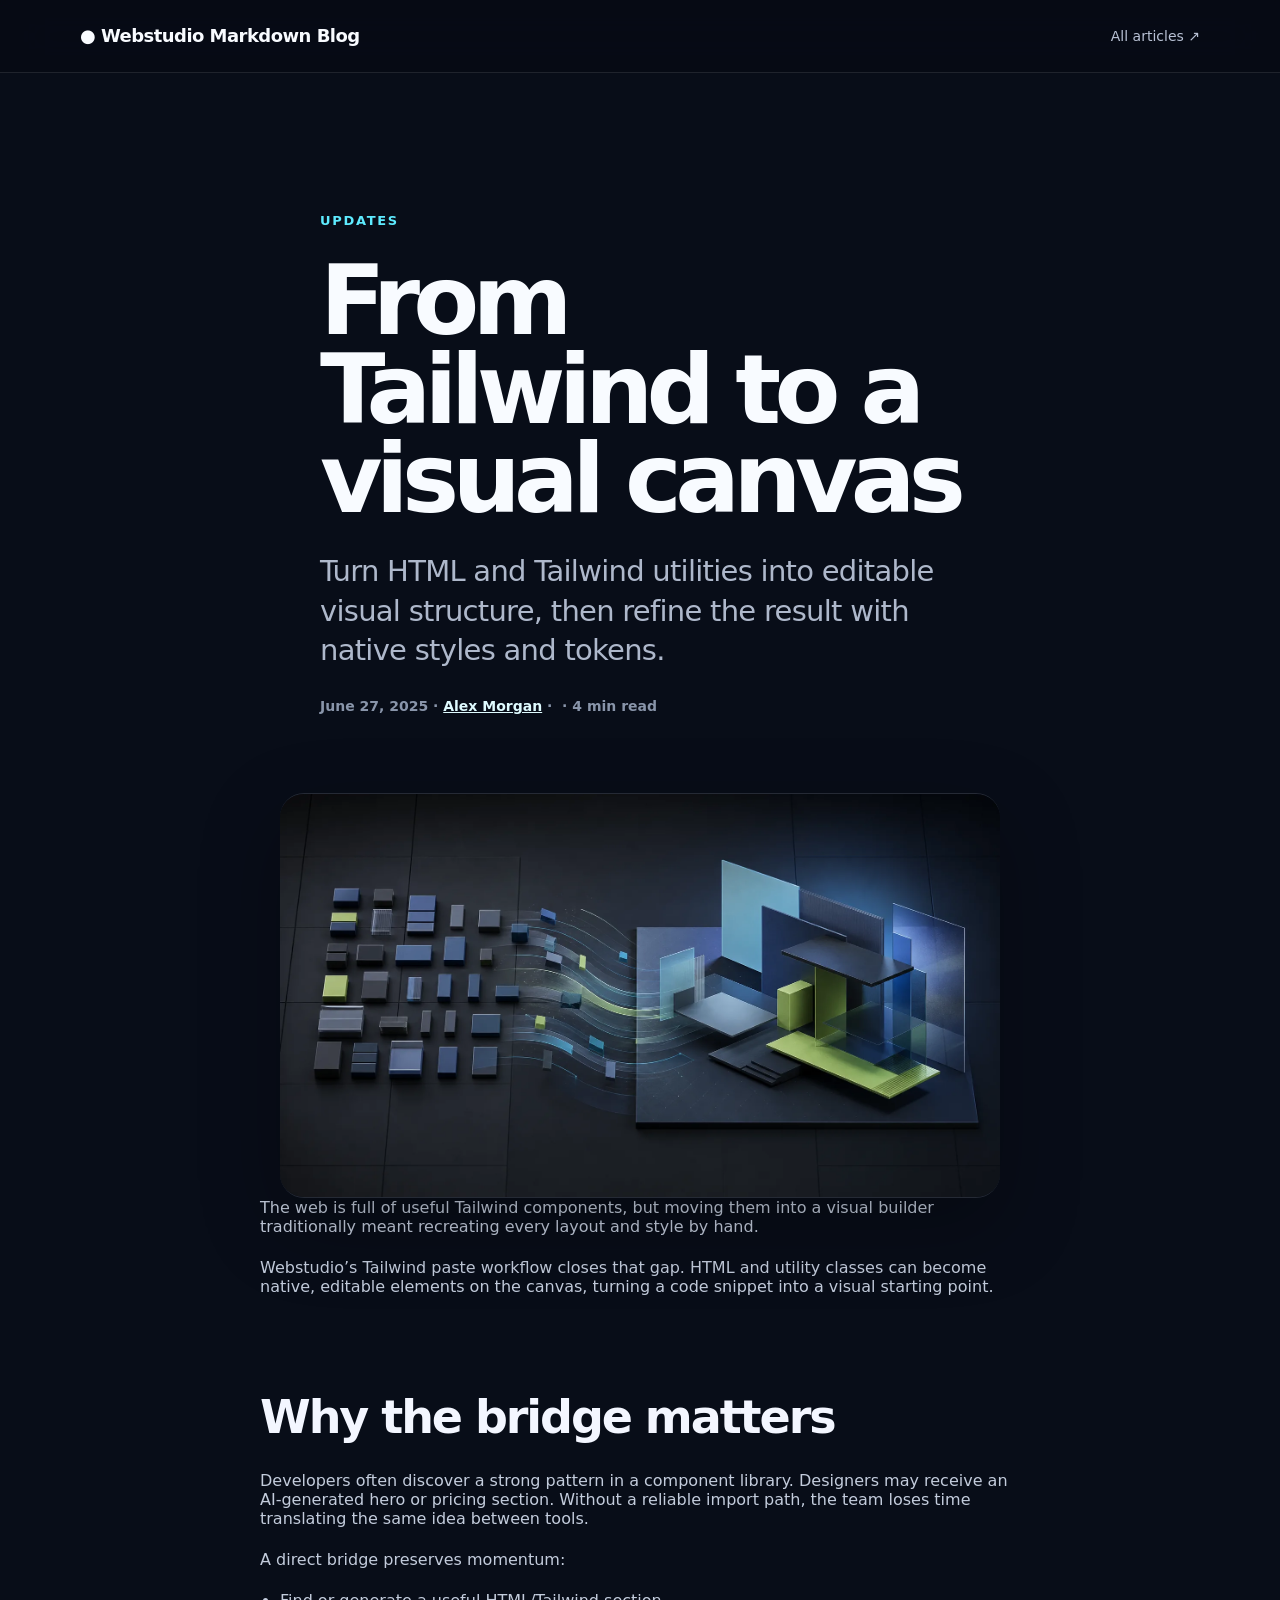
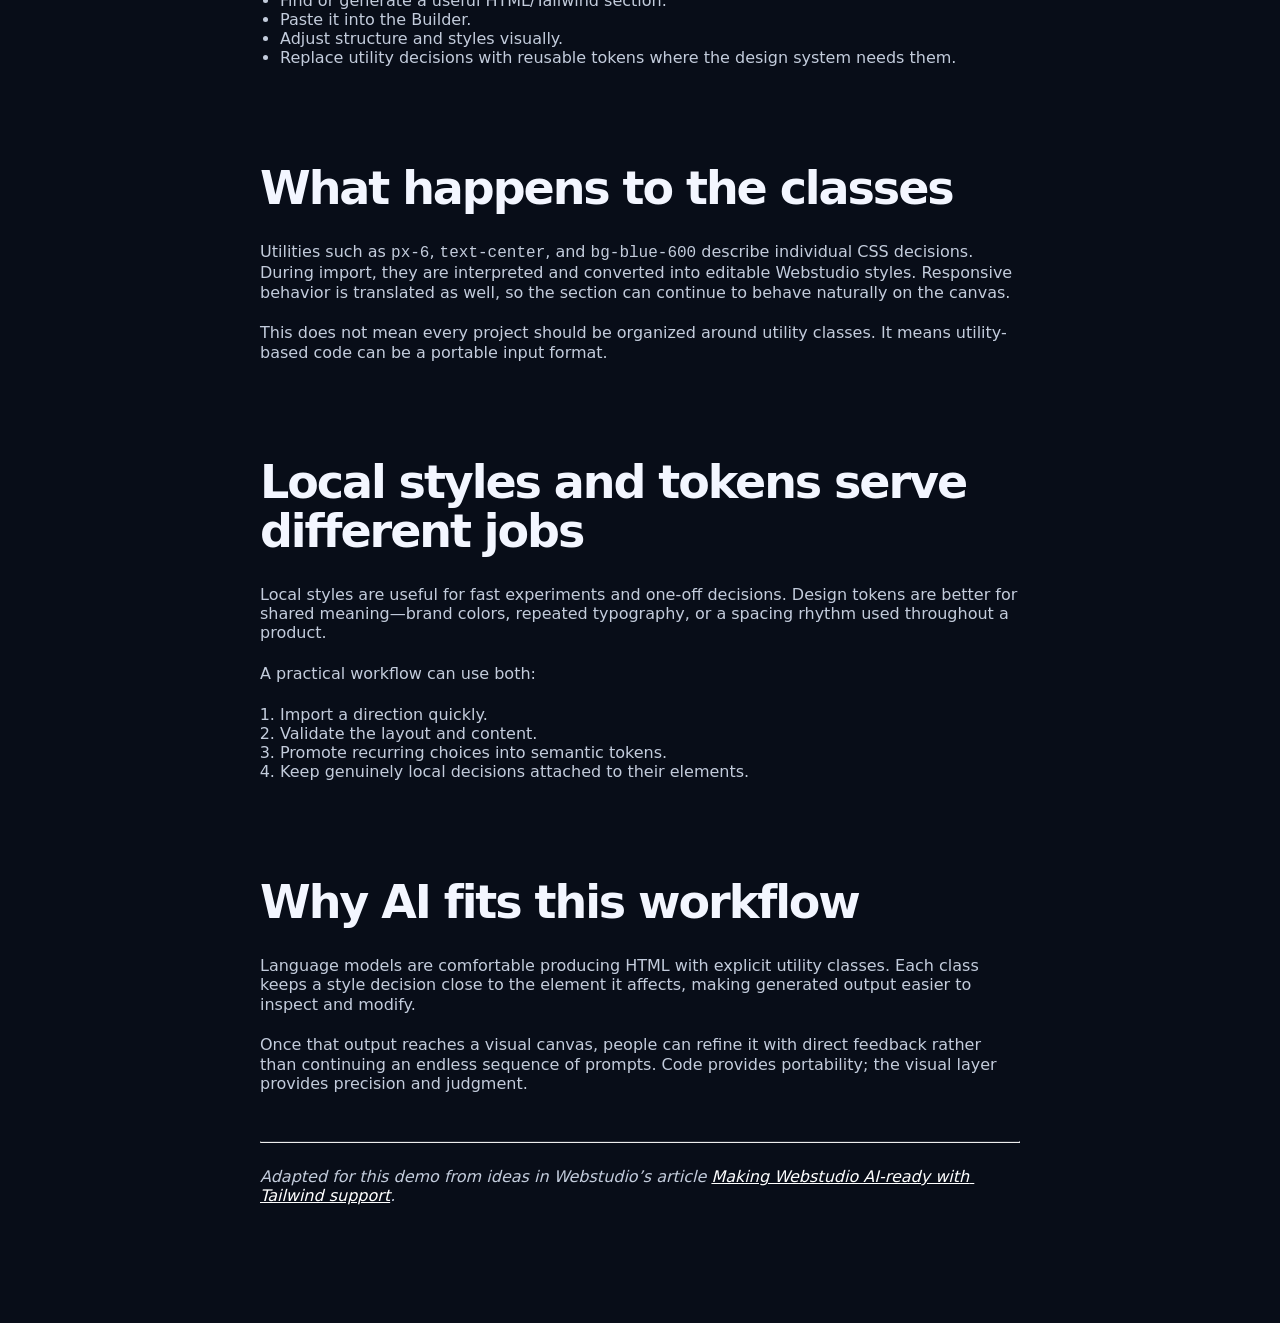
<file: posts/tailwind-to-visual-canvas/index.html>
<!DOCTYPE html><html lang="en" data-ws-project="6e65f9a7-75ad-4807-bcf0-15dfd5383bef" data-ws-version="122" data-ws-last-published="2026-11-17T20:34:29.580Z"><head><link rel="stylesheet" type="text/css" href="/assets/static/app_generated_index-6937cd5a.D1b9HXP-.css"><meta charSet="UTF-8"/><meta name="viewport" content="width=device-width,initial-scale=1"/><link rel="preload" as="image" imageSrcSet="/assets/tailwind-to-visual-canvas-feature_UJBt_JxSx7HcSiMGsNI7_.webp 384w, /assets/tailwind-to-visual-canvas-feature_UJBt_JxSx7HcSiMGsNI7_.webp 640w, /assets/tailwind-to-visual-canvas-feature_UJBt_JxSx7HcSiMGsNI7_.webp 750w, /assets/tailwind-to-visual-canvas-feature_UJBt_JxSx7HcSiMGsNI7_.webp 828w, /assets/tailwind-to-visual-canvas-feature_UJBt_JxSx7HcSiMGsNI7_.webp 1080w, /assets/tailwind-to-visual-canvas-feature_UJBt_JxSx7HcSiMGsNI7_.webp 1200w, /assets/tailwind-to-visual-canvas-feature_UJBt_JxSx7HcSiMGsNI7_.webp 1920w, /assets/tailwind-to-visual-canvas-feature_UJBt_JxSx7HcSiMGsNI7_.webp 2048w, /assets/tailwind-to-visual-canvas-feature_UJBt_JxSx7HcSiMGsNI7_.webp 3840w" imageSizes="(min-width: 1280px) 50vw, 100vw" referrerPolicy="no-referrer"/><meta property="og:url" content="https://url/posts/tailwind-to-visual-canvas"/><meta property="og:title" content="Post — Webstudio Markdown Blog"/><meta property="og:type" content="website"/><meta name="robots" content="noindex, nofollow"/><meta name="description" content="A markdown-powered article from Webstudio Markdown Blog."/><meta property="og:description" content="A markdown-powered article from Webstudio Markdown Blog."/><meta property="og:image" content="/assets/webstudio-markdown-blog-social-dark_uhcmJwC9wvfpJYXNzf7Zr.png"/><meta property="twitter:card" content="summary_large_image"/><title>Post — Webstudio Markdown Blog</title></head><body class="w-element c1ui1qin c1bxw9w cyp70pp cn0uopf c1oj1tul c1kz4elo c1ge1zvl"><div class="w-element c1mjpj9u cn0uopf c1t2874e canv74j c1wpny7b cim5vl1 c170gioe c1iskxtz c1kz4elo c1o9aei8 c1nzkycn"><header class="w-element czg45jv ceaz3vu c1qxa9ss"><div class="w-element c1pytlr6 cxbbqeu c1ip4jvn c1uyu1vd cs33bbt c18orv3f cnb8s0y ct3jrtc ctp1q5h cqktqjq ckav482 cwbh23c c10rhvk8"><a class="w-element c14j3ucy c1bv9es9 cm3j01 ce1vib8 ci0v0cy cjyldw7 c15j583e c3ezzk" href="/">● Webstudio Markdown Blog</a><a class="w-element c1th4ug3 c1yu0w64 c1bv9es9 cm3j01 ce1vib8 c3ezzk" href="/">All articles ↗</a></div></header><main class="w-element"><article class="w-element c1pytlr6 cwj0k2z c1ip4jvn c1uyu1vd cs33bbt c18orv3f cx0k945 chofwdt c13z5mex caxx41 cv3li6y cztnz1x cfqds04 c2wzzed c15ekr4g c18z3k9q"><header class="w-element c1pytlr6 cxbbqeu c1ip4jvn c1uyu1vd cs33bbt c18orv3f c1vzpiam c1u1l6vk cw4qj9w c1jj4jt4 c1f2zere c1d28lc1 c1rxxqzi"><p class="w-element cqnr7i6 c1tzhrqy c1bi291b c19stc3m cjrght1 cjty192">Updates</p><h1 class="w-element c1k1if67 c28ouwj c1baxn4p c1bh4il c14j3ucy cjty192">From Tailwind to a visual canvas</h1><p class="w-element cwj0k2z c1x1kp0l c1bseu58 cmuj0h cp7603t cjty192">Turn HTML and Tailwind utilities into editable visual structure, then refine the result with native styles and tokens.</p><p class="w-element c1yu0w64 c1dprk4g c1lm50ur cjty192"><time dateTime="2025-06-27" class="w-time">June 27, 2025</time><span class="w-element"> · </span><a class="w-element cawsi0b" href="/authors/alex-morgan">Alex Morgan</a><span class="w-element"> · </span><span class="w-element"> · <!-- -->4 min read</span></p></header><div aria-hidden="false" class="w-element c1xz93uj cn0uopf c19r2mex c9vfihe ck0y5n3 ceicbim c1e7wzaq c1pjof9a cn9xrve ceo39xr czj8b36 crjhs1 c16uj184 cct9261 ceyxs1i c1oia3z7 cv3li6y c9q9i63 c1pytlr6 cxbbqeu c18orv3f c1uyu1vd c14ybndl cyp70pp c949e6f c14jm7ow c1g49dsl c19lbpjt"><img referrerPolicy="no-referrer" class="w-image cv3li6y c1bxw9w c1mlnv5z cfsk53i" alt="Modular dark blocks transform into an expressive visual canvas with restrained blue and green accents." sizes="(min-width: 1280px) 50vw, 100vw" srcSet="/assets/tailwind-to-visual-canvas-feature_UJBt_JxSx7HcSiMGsNI7_.webp 384w, /assets/tailwind-to-visual-canvas-feature_UJBt_JxSx7HcSiMGsNI7_.webp 640w, /assets/tailwind-to-visual-canvas-feature_UJBt_JxSx7HcSiMGsNI7_.webp 750w, /assets/tailwind-to-visual-canvas-feature_UJBt_JxSx7HcSiMGsNI7_.webp 828w, /assets/tailwind-to-visual-canvas-feature_UJBt_JxSx7HcSiMGsNI7_.webp 1080w, /assets/tailwind-to-visual-canvas-feature_UJBt_JxSx7HcSiMGsNI7_.webp 1200w, /assets/tailwind-to-visual-canvas-feature_UJBt_JxSx7HcSiMGsNI7_.webp 1920w, /assets/tailwind-to-visual-canvas-feature_UJBt_JxSx7HcSiMGsNI7_.webp 2048w, /assets/tailwind-to-visual-canvas-feature_UJBt_JxSx7HcSiMGsNI7_.webp 3840w" src="/assets/tailwind-to-visual-canvas-feature_UJBt_JxSx7HcSiMGsNI7_.webp" decoding="async" loading="eager"/></div><p class="w-element c1ip4jvn cofq7r6 c9ghbmr">The web is full of useful Tailwind components, but moving them into a visual builder traditionally meant recreating every layout and style by hand.</p><p class="w-element c1ip4jvn cofq7r6 c9ghbmr">Webstudio’s Tailwind paste workflow closes that gap. HTML and utility classes can become native, editable elements on the canvas, turning a code snippet into a visual starting point.</p><h2 class="w-element c1ykahfv c1fiwcpy cf3779l c1qog6qk c4tvqln cnxevi5">Why the bridge matters</h2><p class="w-element c1ip4jvn cofq7r6 c9ghbmr">Developers often discover a strong pattern in a component library. Designers may receive an AI-generated hero or pricing section. Without a reliable import path, the team loses time translating the same idea between tools.</p><p class="w-element c1ip4jvn cofq7r6 c9ghbmr">A direct bridge preserves momentum:</p><ul class="w-element c1ip4jvn c157b7bq c8vtfa8 c9ghbmr"><li class="w-element">Find or generate a useful HTML/Tailwind section.</li><li class="w-element">Paste it into the Builder.</li><li class="w-element">Adjust structure and styles visually.</li><li class="w-element">Replace utility decisions with reusable tokens where the design system needs them.</li></ul><h2 class="w-element c1ykahfv c1fiwcpy cf3779l c1qog6qk c4tvqln cnxevi5">What happens to the classes</h2><p class="w-element c1ip4jvn cofq7r6 c9ghbmr">Utilities such as <code class="w-element">px-6</code>, <code class="w-element">text-center</code>, and <code class="w-element">bg-blue-600</code> describe individual CSS decisions. During import, they are interpreted and converted into editable Webstudio styles. Responsive behavior is translated as well, so the section can continue to behave naturally on the canvas.</p><p class="w-element c1ip4jvn cofq7r6 c9ghbmr">This does not mean every project should be organized around utility classes. It means utility-based code can be a portable input format.</p><h2 class="w-element c1ykahfv c1fiwcpy cf3779l c1qog6qk c4tvqln cnxevi5">Local styles and tokens serve different jobs</h2><p class="w-element c1ip4jvn cofq7r6 c9ghbmr">Local styles are useful for fast experiments and one-off decisions. Design tokens are better for shared meaning—brand colors, repeated typography, or a spacing rhythm used throughout a product.</p><p class="w-element c1ip4jvn cofq7r6 c9ghbmr">A practical workflow can use both:</p><ol class="w-element c1ip4jvn c157b7bq c8vtfa8 c9ghbmr"><li class="w-element">Import a direction quickly.</li><li class="w-element">Validate the layout and content.</li><li class="w-element">Promote recurring choices into semantic tokens.</li><li class="w-element">Keep genuinely local decisions attached to their elements.</li></ol><h2 class="w-element c1ykahfv c1fiwcpy cf3779l c1qog6qk c4tvqln cnxevi5">Why AI fits this workflow</h2><p class="w-element c1ip4jvn cofq7r6 c9ghbmr">Language models are comfortable producing HTML with explicit utility classes. Each class keeps a style decision close to the element it affects, making generated output easier to inspect and modify.</p><p class="w-element c1ip4jvn cofq7r6 c9ghbmr">Once that output reaches a visual canvas, people can refine it with direct feedback rather than continuing an endless sequence of prompts. Code provides portability; the visual layer provides precision and judgment.</p><hr class="w-element c1amtyo c157b7bq cp6llqb"/><p class="w-element c1ip4jvn cofq7r6 c9ghbmr"><em class="w-element">Adapted for this demo from ideas in Webstudio’s article <a href="https://webstudio.is/blog/making-webstudio-ai-ready-with-tailwind-support" class="w-element c3d4lp8 c1wrq1os c1qwwgau">Making Webstudio AI-ready with Tailwind support</a>.</em></p></article></main></div><script id="vike_pageContext" type="application/json">{"pageId":"\/pages\/posts\/@slug","routeParams":{"slug":"tailwind-to-visual-canvas"},"data":{"url":"https:\/\/url\/posts\/tailwind-to-visual-canvas","system":{"params":{"slug":"tailwind-to-visual-canvas"},"search":{},"origin":"https:\/\/url","pathname":"\/posts\/tailwind-to-visual-canvas"},"resources":{"article_1":{"ok":true,"status":200,"statusText":"","data":{"id":"EssHpTXGmj7ZMQXYOnMlQ","properties":{"title":"From Tailwind to a visual canvas","category":"Updates","publishedAt":"2025-06-27","author":{"name":"Alex Morgan","slug":"alex-morgan"},"readTime":"4 min read","excerpt":"Turn HTML and Tailwind utilities into editable visual structure, then refine the result with native styles and tokens.","featureImage":{"id":"MXU8N4M87ArdLf5wszJ4V","projectId":"6e65f9a7-75ad-4807-bcf0-15dfd5383bef","size":58472,"name":"tailwind-to-visual-canvas-feature.webp","filename":"tailwind-to-visual-canvas-feature","description":"Modular dark blocks transform into an expressive visual canvas with restrained blue and green accents.","folderId":"2OPAXIiftsvypJUB3cFzB","createdAt":"2026-08-03T11:40:39.13+00:00","updatedAt":"2026-08-03T11:40:39.13+00:00","format":"webp","meta":{"width":1672,"height":941},"type":"image","width":1672,"height":941,"mimeType":"image\/webp","src":"\/assets\/tailwind-to-visual-canvas-feature_UJBt_JxSx7HcSiMGsNI7_.webp"}},"content":{"encoding":"utf-8","text":"\nThe web is full of useful Tailwind components, but moving them into a visual builder traditionally meant recreating every layout and style by hand.\n\nWebstudio’s Tailwind paste workflow closes that gap. HTML and utility classes can become native, editable elements on the canvas, turning a code snippet into a visual starting point.\n\n## Why the bridge matters\n\nDevelopers often discover a strong pattern in a component library. Designers may receive an AI-generated hero or pricing section. Without a reliable import path, the team loses time translating the same idea between tools.\n\nA direct bridge preserves momentum:\n\n- Find or generate a useful HTML\/Tailwind section.\n- Paste it into the Builder.\n- Adjust structure and styles visually.\n- Replace utility decisions with reusable tokens where the design system needs them.\n\n## What happens to the classes\n\nUtilities such as `px-6`, `text-center`, and `bg-blue-600` describe individual CSS decisions. During import, they are interpreted and converted into editable Webstudio styles. Responsive behavior is translated as well, so the section can continue to behave naturally on the canvas.\n\nThis does not mean every project should be organized around utility classes. It means utility-based code can be a portable input format.\n\n## Local styles and tokens serve different jobs\n\nLocal styles are useful for fast experiments and one-off decisions. Design tokens are better for shared meaning—brand colors, repeated typography, or a spacing rhythm used throughout a product.\n\nA practical workflow can use both:\n\n1. Import a direction quickly.\n2. Validate the layout and content.\n3. Promote recurring choices into semantic tokens.\n4. Keep genuinely local decisions attached to their elements.\n\n## Why AI fits this workflow\n\nLanguage models are comfortable producing HTML with explicit utility classes. Each class keeps a style decision close to the element it affects, making generated output easier to inspect and modify.\n\nOnce that output reaches a visual canvas, people can refine it with direct feedback rather than continuing an endless sequence of prompts. Code provides portability; the visual layer provides precision and judgment.\n\n---\n\n*Adapted for this demo from ideas in Webstudio’s article [Making Webstudio AI-ready with Tailwind support](https:\/\/webstudio.is\/blog\/making-webstudio-ai-ready-with-tailwind-support).*\n"}},"meta":{"totalCount":1}}},"pageMeta":{"title":"Post — Webstudio Markdown Blog","description":"A markdown-powered article from Webstudio Markdown Blog.","excludePageFromSearch":true,"language":"en","socialImageAssetName":"webstudio-markdown-blog-social-dark_uhcmJwC9wvfpJYXNzf7Zr.png","socialImageUrl":"!undefined","status":200,"redirect":"!undefined","content":"!undefined","custom":[]}}}</script><script id="vike_globalContext" type="application/json">{}</script><script src="/assets/entries/entry-server-routing.Z7S6BmoQ.js" type="module" async></script><link rel="modulepreload" href="/assets/entries/pages_posts_-slug.ybt3PuvR.js" as="script" type="text/javascript"><link rel="modulepreload" href="/assets/chunks/chunk-PdMnuwsR.js" as="script" type="text/javascript"></body></html>
</file>
<file: assets/static/app_generated_index-6937cd5a.D1b9HXP-.css>
@layer presets{:root{white-space:pre-wrap;white-space-collapse:preserve;grid-template-rows:auto;grid-template-columns:1fr;min-height:100%;font-family:Arial,Roboto,sans-serif;font-size:16px;line-height:1.2;display:grid}a.w-element,article.w-element,aside.w-element{box-sizing:border-box}body.w-element{box-sizing:border-box;-webkit-font-smoothing:antialiased;-moz-osx-font-smoothing:grayscale;min-width:0;margin:0}code.w-element{box-sizing:border-box;font-family:ui-monospace,SFMono-Regular,Consolas,Liberation Mono,Menlo,monospace;font-size:1em}div.w-element,figure.w-element,footer.w-element,h1.w-element,h2.w-element,h3.w-element,h4.w-element,h5.w-element,h6.w-element,header.w-element{box-sizing:border-box}hr.w-element{height:0;color:inherit;box-sizing:border-box}li.w-element,main.w-element,nav.w-element,ol.w-element,p.w-element,section.w-element,span.w-element{box-sizing:border-box}strong.w-element{box-sizing:border-box;font-weight:700}ul.w-element,time.w-time{box-sizing:border-box}img.w-image{box-sizing:border-box;max-width:100%;height:auto;display:block}div.w-html-embed{white-space:normal;white-space-collapse:collapse;display:contents}code.w-code-text{box-sizing:border-box;color:var(--w-code-text-theme-color);background-color:var(--w-code-text-theme-background,#eee);white-space:pre-wrap;white-space-collapse:preserve;padding-left:.2em;padding-right:.2em;font-family:ui-monospace,SFMono-Regular,Consolas,Liberation Mono,Menlo,monospace;font-size:1em;display:block}}.c1mjpj9u{min-height:100vh}.cn0uopf{background-image:none}.c1t2874e{background-size:auto}.canv74j{background-repeat:repeat}.c1wpny7b{background-attachment:scroll}.cim5vl1{background-origin:padding-box}.c170gioe{-webkit-background-clip:border-box;background-clip:border-box}.c1ge1zvl{background-color:#080d18}.cnxevi5{color:#f3f6ff}.c1o9aei8{font-family:Inter,ui-sans-serif,system-ui,sans-serif}.c1nzkycn{background-position:0 0}.c15sxtrc{background-color:#070a12b8}.ceaz3vu{-webkit-backdrop-filter:blur(24px)saturate(150%);backdrop-filter:blur(24px)saturate(150%)}.c1ykapml{box-shadow:0 12px 40px #0000003d}.c1jbcjak{border-bottom:1px solid #ffffff1a}.c1pytlr6{width:calc(100% - 40px)}.cs1ihnq{max-width:1180px}.c1ip4jvn{margin-top:0}.c1uyu1vd{margin-right:auto}.cs33bbt{margin-bottom:0}.c18orv3f{margin-left:auto}.cc56l26{min-height:76px}.ct3jrtc{display:flex}.ctp1q5h{align-items:center}.cqktqjq{justify-content:space-between}.c1hvtyc{row-gap:24px}.c13lfpch{column-gap:24px}.c10rhvk8{flex-wrap:wrap}.c14j3ucy{color:#f8fbff}.c1bv9es9{text-decoration-line:none}.cm3j01{text-decoration-style:solid}.ce1vib8{text-decoration-color:currentColor}.cwfe503{row-gap:10px}.cakzjuj{column-gap:10px}.cjyldw7{font-weight:760}.c15j583e{letter-spacing:-.03em}.cjlwd14{font-size:20px}.cbz2ums{row-gap:22px}.c12m4y2u{column-gap:22px}.c1yu0w64{font-size:14px}.c1th4ug3{color:#b8c1d4}.cpkvz94{color:inherit}.c3ezzk:hover{color:#5eebff}.c1knez7y{padding-top:72px}.chofwdt{padding-right:0}.c1lxhnzn{padding-bottom:56px}.caxx41{padding-left:0}.c1f2zere{display:grid}.c19q0ais{grid-template-columns:minmax(0,1fr)}.c8qeync{row-gap:0}.c1yknstc{column-gap:0}.c15ekr4g{align-items:start}.c77o80q{position:relative}.cyp70pp{overflow-x:hidden}.c949e6f{overflow-y:hidden}.cwj0k2z{max-width:760px}.cyijadv{font-size:clamp(52px,9vw,112px)}.c1ao5yi2{line-height:.9}.cyp0l6v{letter-spacing:-.075em}.c1fquast{font-weight:780}.c1j6f856{color:#ff0}.c184qf7t{justify-self:center}.c19wswnz{order:0}.c10tr4pm{border-top-color:#000}.cq99j93{border-right-color:#000}.c1ls0my1{border-bottom-color:#000}.ccjctem{border-left-color:#000}.cjty192{margin:0}.c1aetwet{max-width:560px}.c7vieuq{font-size:clamp(18px,2.2vw,26px)}.c1bseu58{line-height:1.35}.cmuj0h{letter-spacing:-.025em}.c128p05w{color:#a7b0c2}.c1go1f0f{padding-top:40px}.c9pdpev{padding-bottom:32px}.c1vayyo9{border-top:1px solid #141419}.ckav482{row-gap:20px}.cwbh23c{column-gap:20px}.c7hs52y{align-items:baseline}.c7w22t2{margin-bottom:26px}.c4u3115{color:#cbd4e7}.ci0v0cy{font-size:18px}.c1icc0yp{letter-spacing:-.02em}.cqnr7i6{font-size:13px}.c1lm50ur{color:#8995aa}.c5np9wm{padding-bottom:48px}.c1u6zi1m{color:#eaf0ff}.c41226g{grid-template-columns:repeat(2,minmax(0,1fr))}.c1yib45{row-gap:16px}.c15ebw6t{column-gap:16px}.cn6fx7h{background-color:#050811}.c1sag1je{border-top:1px solid #ffffff17}.c9ehes1{padding-top:28px}.c1849kz8{padding-bottom:40px}.cir4ad9{row-gap:18px}.c13rz564{column-gap:18px}.c1ui1qin{min-width:0}.c1bxw9w{width:100%}.c1oj1tul{background-attachment:fixed}.cxg1wlc{background-color:#fff}.c1kz4elo{color:#eef3ff}.c1iskxtz{background-color:#0000}.czg45jv{background-color:#070a12b8}.c1qxa9ss{border-bottom:1px solid #ffffff1a}.cxbbqeu{max-width:1120px}.cnb8s0y{min-height:72px}.c1vzpiam{padding-top:76px}.c1u1l6vk{padding-right:clamp(24px,4vw,40px)}.cw4qj9w{padding-bottom:54px}.c1jj4jt4{padding-left:clamp(24px,4vw,40px)}.c1d28lc1{row-gap:28px}.c1rxxqzi{column-gap:28px}.c1tzhrqy{font-weight:700}.c1bi291b{text-transform:uppercase}.c19stc3m{letter-spacing:.13em}.cjrght1{color:#5eebff}.c1k1if67{max-width:980px}.c28ouwj{font-size:clamp(48px,8vw,96px)}.c1baxn4p{line-height:.93}.c1bh4il{letter-spacing:-.07em}.c1x1kp0l{font-size:clamp(20px,2.5vw,29px)}.cp7603t{color:#aeb8cb}.c1dprk4g{font-weight:650}.c1xz93uj{height:auto}.c19r2mex{background-size:auto,auto}.c9vfihe{background-repeat:repeat,repeat}.ck0y5n3{background-attachment:scroll,scroll}.ceicbim{background-origin:padding-box,padding-box}.c1e7wzaq{-webkit-background-clip:border-box,border-box;background-clip:border-box,border-box}.c1pjof9a{background-color:#0c1320ad}.cn9xrve{border-right-color:#ffffff1c}.ceo39xr{border-left-color:#ffffff1c}.czj8b36{border-top-left-radius:24px}.crjhs1{border-top-right-radius:24px}.c16uj184{border-bottom-right-radius:24px}.cct9261{border-bottom-left-radius:24px}.ceyxs1i{box-shadow:0 28px 80px #00000047}.c1oia3z7{-webkit-backdrop-filter:blur(18px);backdrop-filter:blur(18px)}.cv3li6y{display:block}.c9q9i63{aspect-ratio:16/9}.c14ybndl{margin-top:24px}.c14jm7ow{border-top:1px solid #ffffff1c}.c1g49dsl{border-bottom:1px solid #ffffff1c}.c19lbpjt{background-position:0 0,0 0}.cx0k945{padding-top:64px}.c13z5mex{padding-bottom:96px}.cztnz1x{grid-template-columns:repeat(auto-fit,minmax(260px,1fr))}.cfqds04{row-gap:clamp(40px,8vw,110px)}.c2wzzed{column-gap:clamp(40px,8vw,110px)}.c18z3k9q{border-top-color:#ffffff1a}.ck3tq7e{grid-template-columns:repeat(auto-fit,minmax(min(100%,280px),1fr))}.c173btkm{background-color:#10192ac7}.co53r95{box-shadow:inset 0 1px #ffffff14,0 28px 80px #0000005c}.c1cqa4c1{-webkit-backdrop-filter:blur(22px)saturate(140%);backdrop-filter:blur(22px)saturate(140%)}.c73addn{border-top-left-radius:28px}.c7oqn3s{border-top-right-radius:28px}.cb7r353{border-bottom-right-radius:28px}.cty1xta{border-bottom-left-radius:28px}.cnsa6n1{border:1px solid #ffffff24}.c1aucah4{min-height:320px}.c1beh49k{flex-direction:column}.c1f6m2qx{row-gap:48px}.cn8yr5g{column-gap:48px}.c7w6d6{background-color:#17233d}.cp8zj4n{border-right:1px solid #141419}.c174do72{padding:34px}.c1bzpp8h{letter-spacing:.12em}.ccxityu{z-index:1}.c1s2vmd5{font-size:76px}.cqanzdg{line-height:1}.c182f9z4{align-content:center}.ch8j87w{padding:clamp(30px,5vw,64px)}.c1iqfvjf{max-width:630px}.csx8ith{line-height:1.55}.cymzfkd{color:#8f9bb1}.c1w1ge8k{display:inline-flex}.cypzc8q{justify-content:center}.c1o8cspz{min-height:44px}.cdo35pu{padding-top:0}.c3tfb4k{padding-right:20px}.ctmx21o{padding-bottom:0}.ce89nyx{padding-left:20px}.cawsi0b{color:#dffbff}.crous5y{grid-column-start:1}.c1lw8lit{grid-column-end:-1}.c1vm91fv{margin-top:8px}.ctfz93f{background-color:#5eebff14}.csl96xo{border-top-left-radius:999px}.c82xc54{border-top-right-radius:999px}.cf9fjq2{border-bottom-right-radius:999px}.cfk8sba{border-bottom-left-radius:999px}.c1rvcy54{border:1px solid #5eebff3d}.clhvi3:hover{background-color:#5eebff24}.cdko3ri{background-color:#212124}.c516l3l{border-top-color:#2e3636}.cd0lapw{border-right-color:#2e3636}.c1hnbe8c{border-bottom-color:#2e3636}.cq8693h{border-left-color:#2e3636}.c1ybdhk7{position:absolute}.cipivk2{top:0}.c1vl24h{right:0}.c1kantw2{bottom:0}.cm2x0yu{left:0}.c1mlnv5z{height:100%}.cfsk53i{object-fit:cover}.cujhned{font-family:Arial,sans-serif}.c1e39kwy{padding-top:24px}.c1kzdvxd{padding-right:clamp(20px,5vw,72px)}.c1ez0ti{padding-bottom:24px}.c1l54nrt{padding-left:clamp(20px,5vw,72px)}.cgsp5wt{width:min(880px,100% - 40px)}.c16anqit{padding-top:clamp(56px,9vw,112px)}.c1ubia1m{padding-bottom:clamp(56px,9vw,112px)}.c1d9zlg7{row-gap:72px}.czz40qx{column-gap:72px}.cx8m2k7{max-width:720px}.c1di593r{font-size:clamp(48px,8vw,88px)}.cg40rh{line-height:.95}.c12zuba6{background-color:#090f1b47}.ck52p1j{border-top-color:#ffffff17}.c87poi4{font-size:28px}.c1kns2ug{row-gap:14px}.c1b099mr{column-gap:14px}.c207d4k{background-color:#0e1626a3}.c1u31907{border-bottom-color:#ffffff1c}.c1vsgrn4{border-top-left-radius:22px}.cenphka{border-top-right-radius:22px}.c1o1g2h6{border-bottom-right-radius:22px}.czfjmv0{border-bottom-left-radius:22px}.cs8802i{box-shadow:inset 0 1px #ffffff0f,0 18px 46px #0000003d}.c1sgtijx{border-top:0 solid #ffffff1c}.ch0s0sp{padding:24px}.c1e364dz:hover{border-top-color:#5eebff6b}.c1d3u3e5:hover{border-right-color:#5eebff6b}.cflf3zv:hover{border-bottom-color:#5eebff6b}.c1vv2ay1:hover{border-left-color:#5eebff6b}.c1iozld8:hover{background-color:#141f33d1}.c16mzmds{font-size:24px}.crwqr1c{line-height:1.6}.csnx7ll{row-gap:8px}.c1lrsrq4{column-gap:8px}.ce9kkub{margin-top:32px}.c1apiyhy{margin-right:0}.c140rk0a{margin-bottom:32px}.c1bie12y{margin-left:0}.c1jr4tvf{padding-right:28px}.cys3eja{padding-left:28px}.c1du2wym{border-top-left-radius:14px}.c19b8pop{border-top-right-radius:14px}.c12ap5h3{border-bottom-right-radius:14px}.c14baa8w{border-bottom-left-radius:14px}.cojmw7v{background-color:#5eebff14}.c1rcn0ts{border:1px solid #5eebff3d}.c1gai15i{border-top-left-radius:16px}.cbfq4x8{border-top-right-radius:16px}.c114xwy5{border-bottom-right-radius:16px}.cgmfeg8{border-bottom-left-radius:16px}.cn2a9cv{color:#8f9bb0}.c10aiyce{line-height:1.5}.c1ns5lrb{min-width:0}.c8tnktz{line-height:1.72}.co107kc{max-width:none}.c14yqz1z{grid-template-columns:none}.c1ub0dy0{row-gap:normal}.c1xqkytj{column-gap:normal}.cj928om{align-items:normal}.c1ylvrvc{border-top-color:#0000}.c1pra54z{padding:0}.cofq7r6{margin-bottom:1.35em}.c9ghbmr{color:#c3ccdc}.c1268jru{margin-top:1.8em}.c1fiwcpy{margin-bottom:.65em}.cwrxq67{font-size:clamp(36px,5vw,56px)}.c1tffvzf{line-height:1.02}.c4tvqln{letter-spacing:-.045em}.c1ykahfv{margin-top:2.1em}.cf3779l{font-size:clamp(30px,4vw,46px)}.c1qog6qk{line-height:1.05}.c1mtsckg{margin-bottom:.6em}.c4um5kq{line-height:1.15}.c6gwrzl{margin-top:1.6em}.c1wgk27i{margin-bottom:.55em}.c10xirto{margin-top:1.5em}.ctwdwes{margin-bottom:.5em}.cvo6sf9{margin-top:1.4em}.c157b7bq{margin-bottom:1.5em}.c8vtfa8{padding-left:1.25em}.cpgimbm{margin-top:.45em}.cjava6b{margin-bottom:.45em}.c1orva71{padding-left:.35em}.c3d4lp8{color:#fff}.c1wrq1os{text-decoration-line:underline}.c1qwwgau:hover{color:#a78bfa}.c1grvhwt{margin-top:2em}.c13kliju{margin-bottom:2em}.c1amtyo{margin-top:3em}.cp6llqb{border-top:1px solid #ffffff21}.c1wl366j{border-left:3px solid #5eebff}.c4chohn{padding-top:2px}.co3nwi5{padding-right:5px}.cek643t{padding-bottom:2px}.c71dnwh{padding-left:5px}.ck56tdn{border-top-left-radius:4px}.c6e0vwf{border-top-right-radius:4px}.c1sevixq{border-bottom-right-radius:4px}.c1v2tmjl{border-bottom-left-radius:4px}.c121gn82{font-size:.9em}.cvjopk{margin-bottom:18px}.c1ddpc8b{width:128px}.cycpgsd{height:128px}.chq9jsb{border-top-left-radius:50%}.c10mdvwk{border-top-right-radius:50%}.czgf427{border-bottom-right-radius:50%}.cr3xhb7{border-bottom-left-radius:50%}.c1qkb28x{max-width:660px}.chjtb16{width:1343px}.c1jz8dzd{height:1343px}.c13pyzfv{margin-left:158px}.cmskf0c{margin-bottom:-463px}.c134va23{padding-top:813px}.c1mwdj0s{padding-left:674px}.cnbocjd{padding-right:129px}.c181eauh{padding-bottom:170px}.cq4dly5{padding-top:36px}.co94vuf{padding-bottom:28px}.c133eplq{background-size:100% 8px,auto}.c8xusqh{background-repeat:no-repeat,repeat}.co2757o{background-color:#0e16269e}.c1p04rql{border-top-color:#ffffff1c}.c1g5ruer{border-right:1px solid #ffffff1c}.ch5cti1{background-position:top,0 0}.c13r01fb{font-size:12px}.c159jjt7{margin-top:auto}.c1jtnpg5{aspect-ratio:16/9}.c1ytsz9p{font-size:15px}.c6m6lqa{font-size:34px}@media (max-width:479px){.c12ddh24{padding-top:48px}.c164t9xg{padding-bottom:40px}.c813mze{row-gap:32px}.cee6rbu{column-gap:32px}.c11jmwkj{padding-top:32px}.cdh4tuc{padding-bottom:24px}.c5xfp9h{row-gap:12px}.c9e9vmd{column-gap:12px}.c1ayfusp{grid-template-columns:minmax(0,1fr)}.c1xdz4pt{row-gap:14px}.c1mwxtut{column-gap:14px}.cioatfv{padding-top:24px}.c1olbg8w{padding-right:22px}.c1d9rgd{padding-left:22px}.c1afkz1m{min-height:300px}.cbikdh8{padding-top:28px}}
</file>
